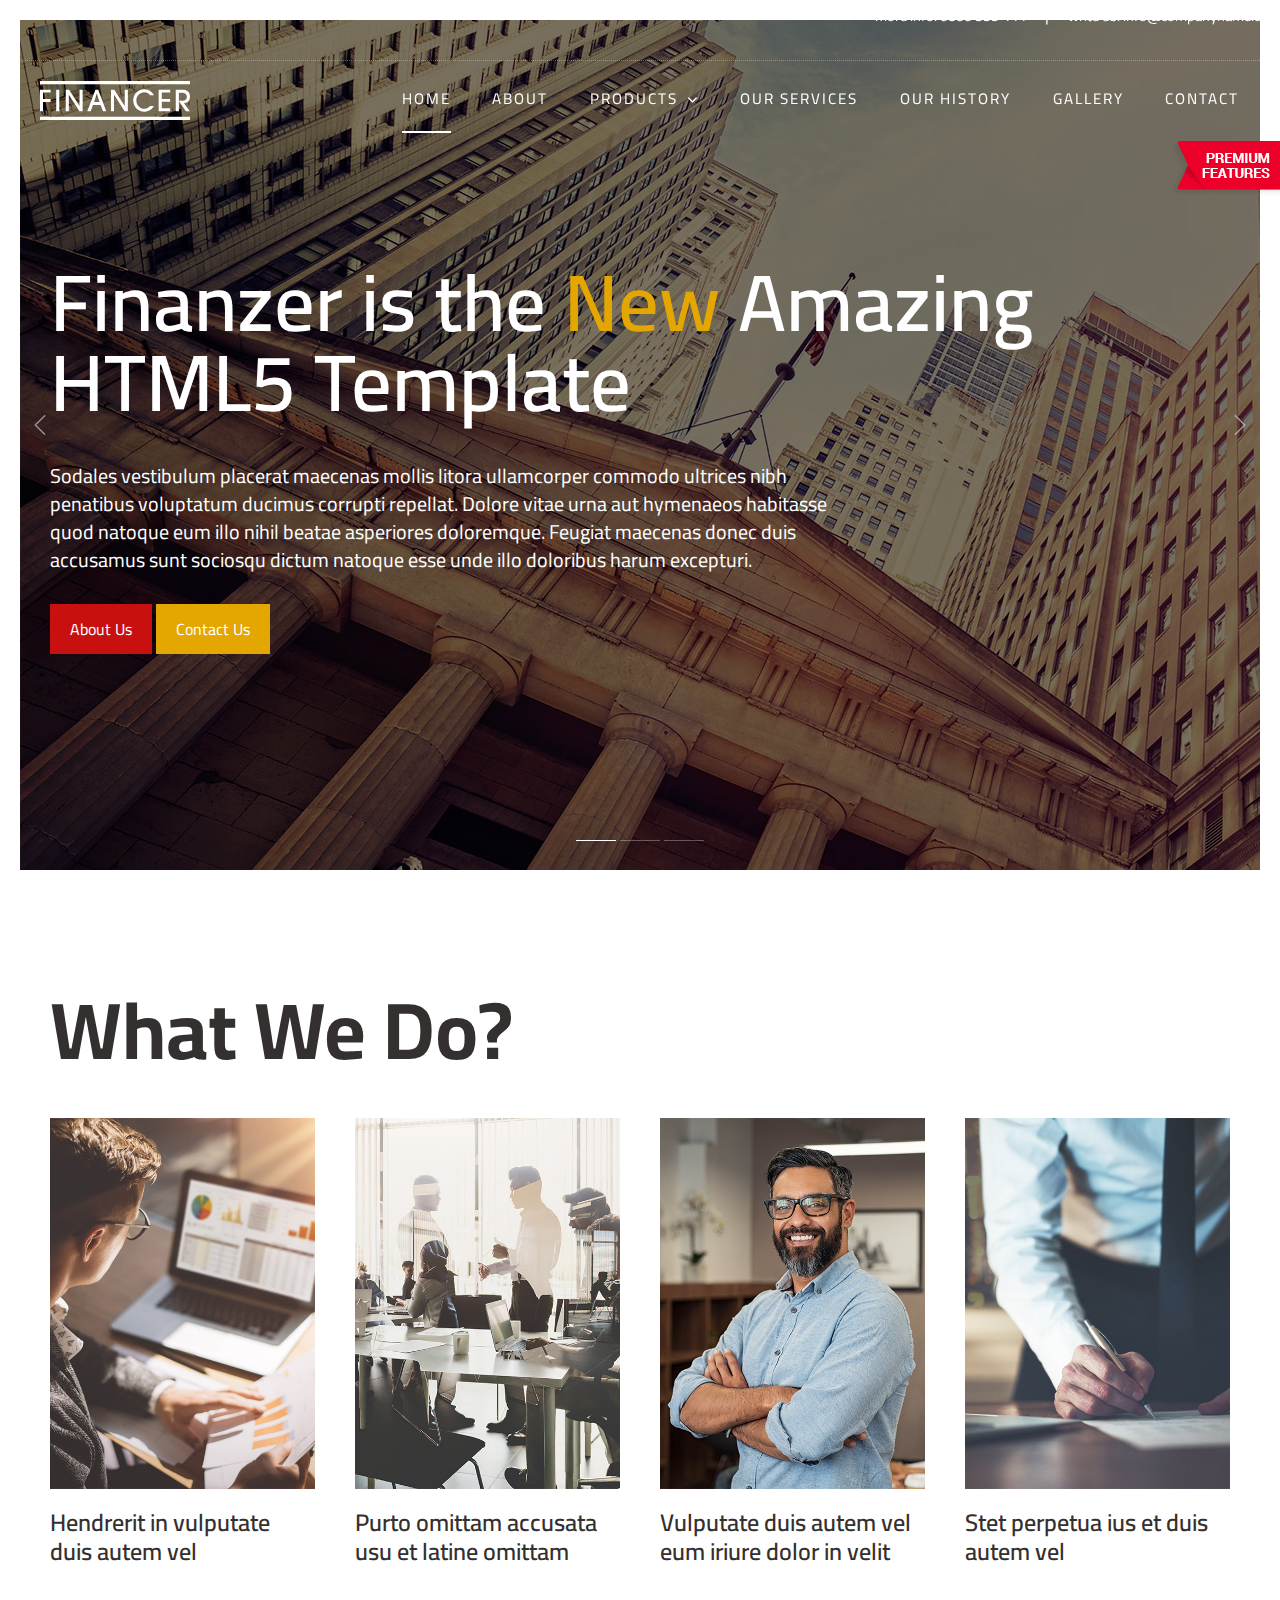
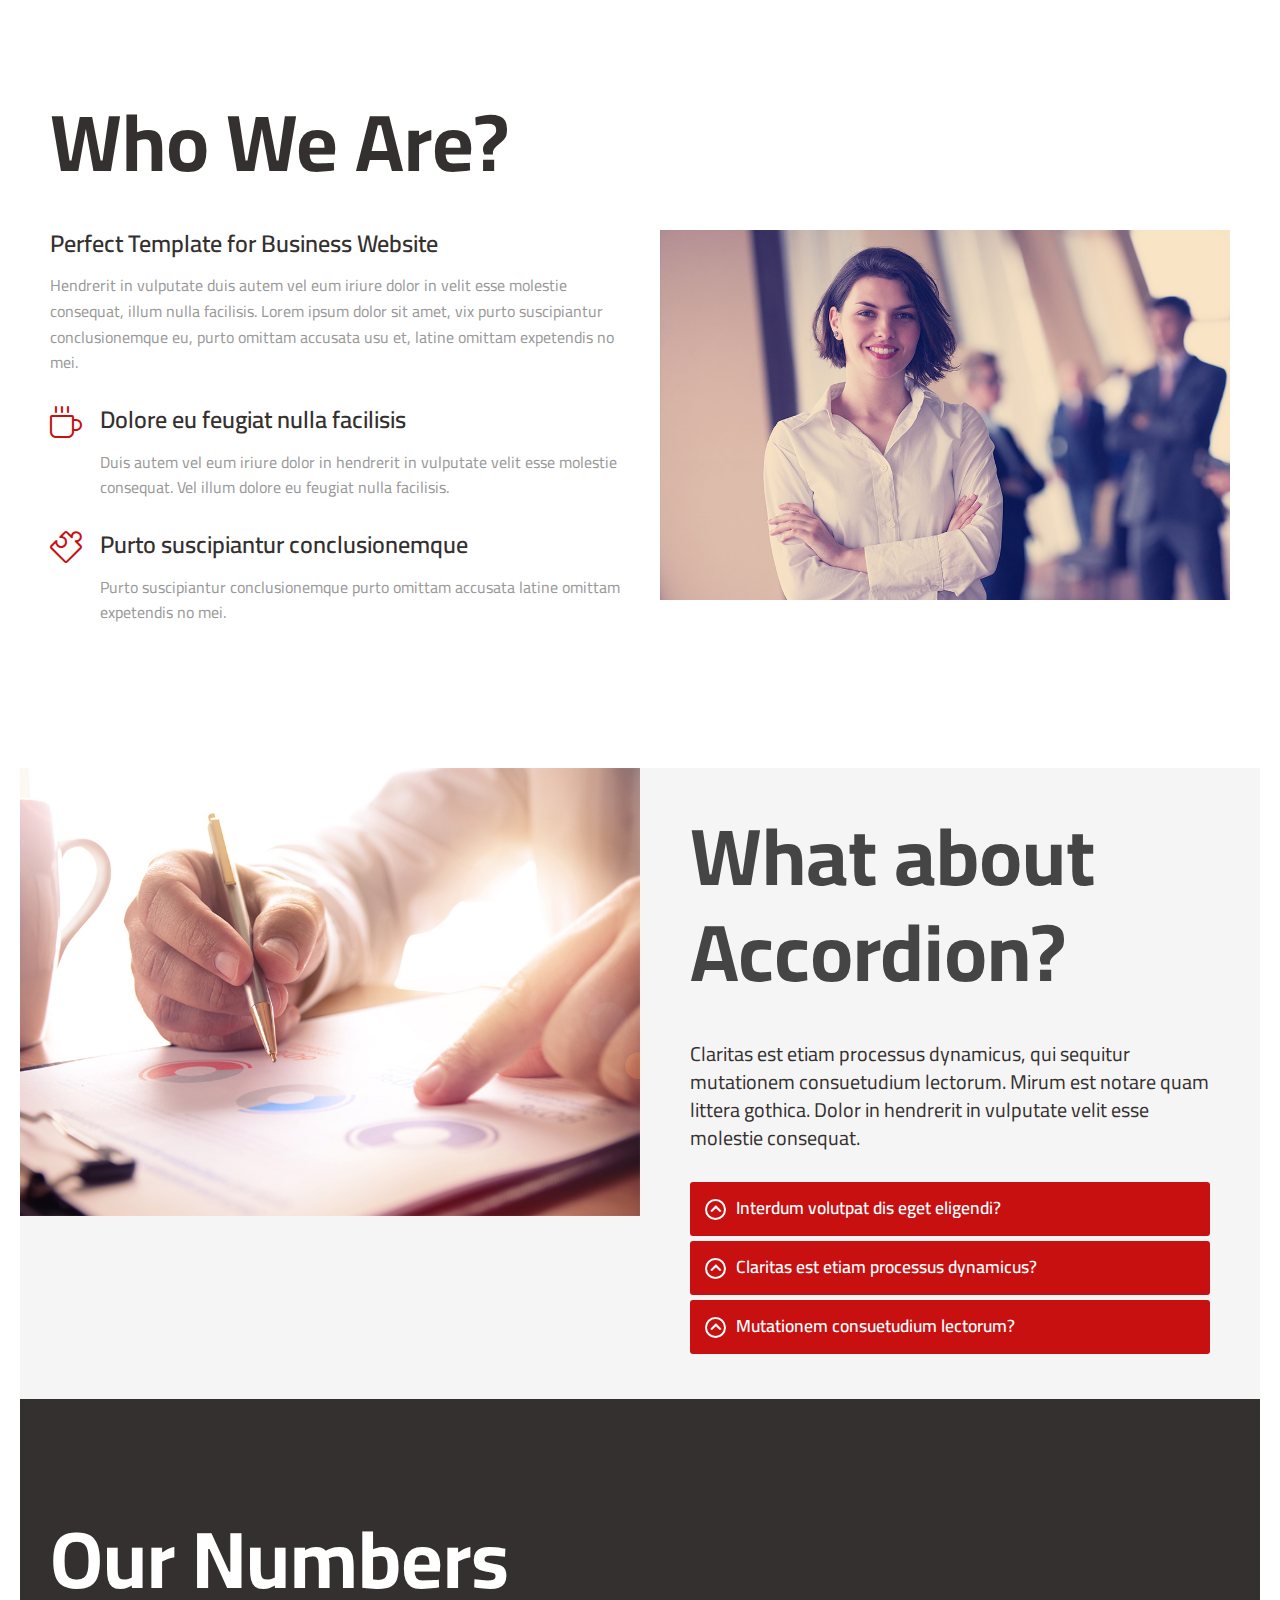
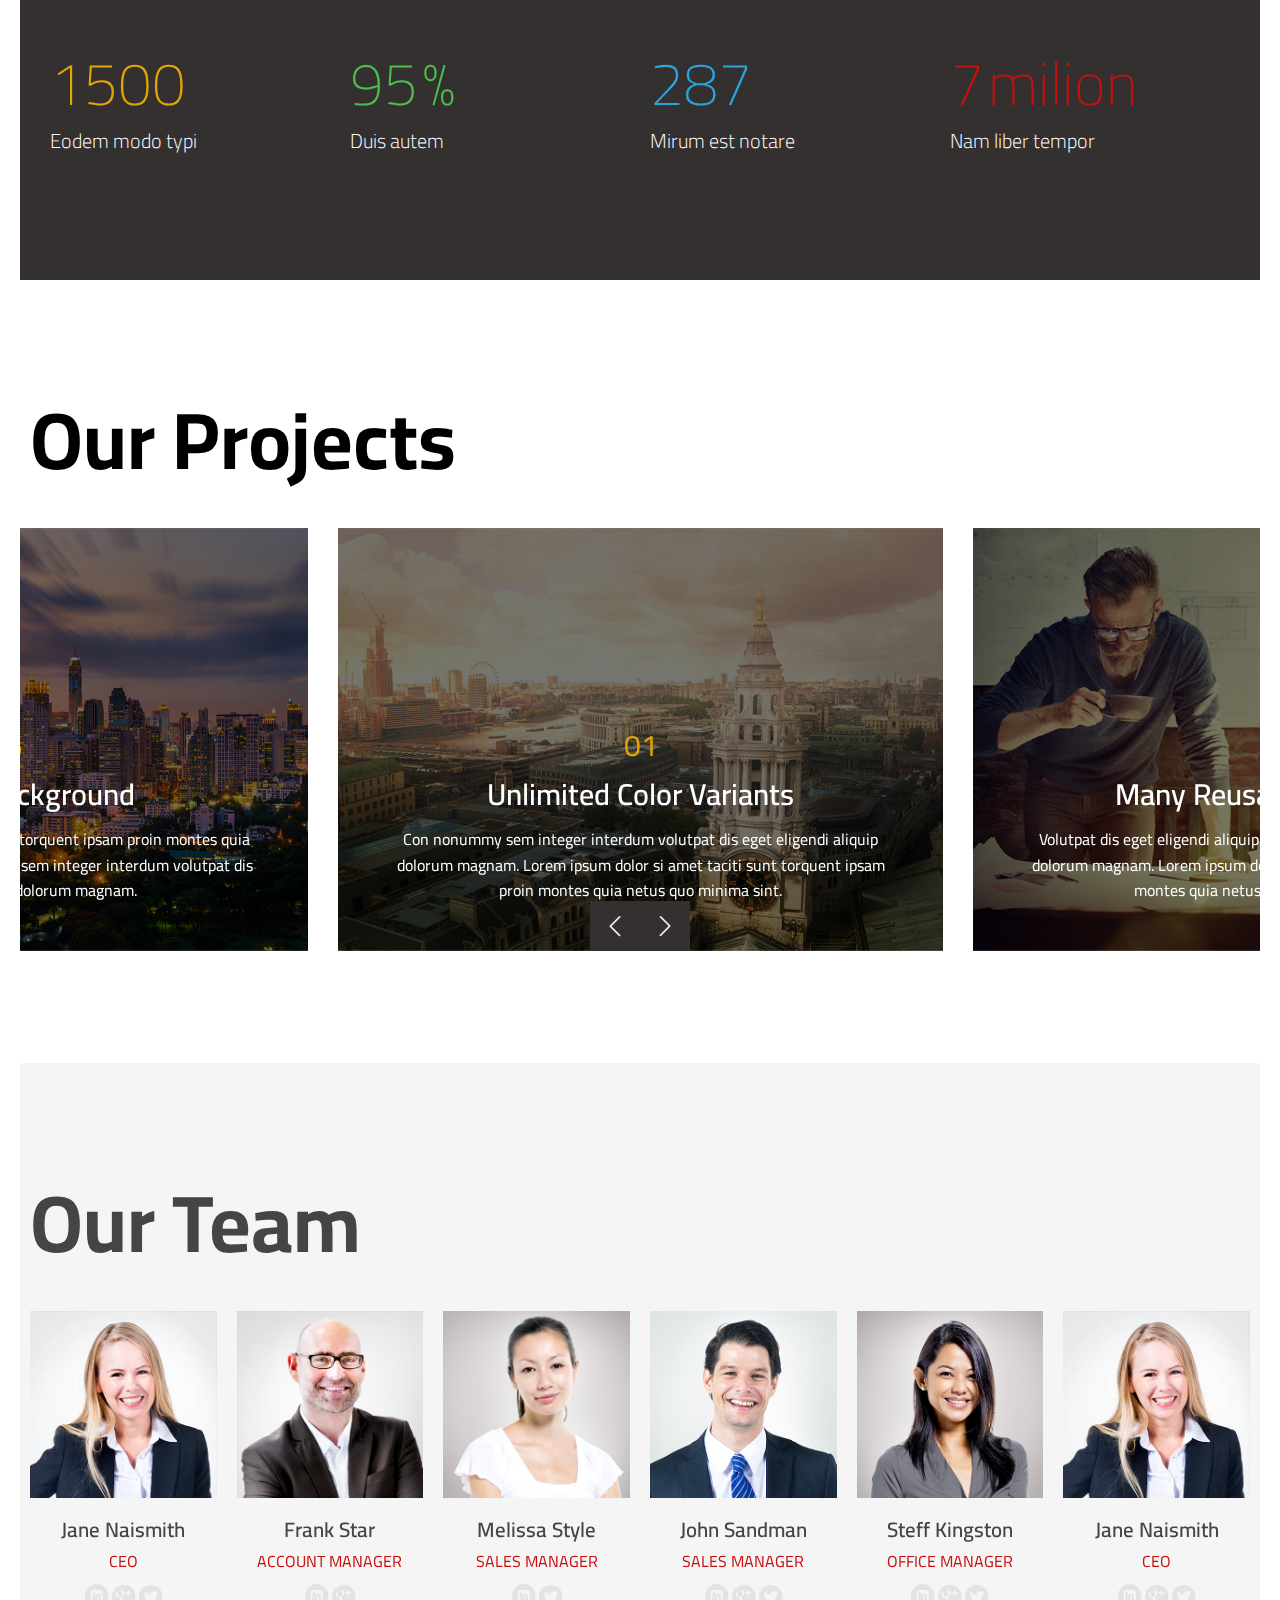
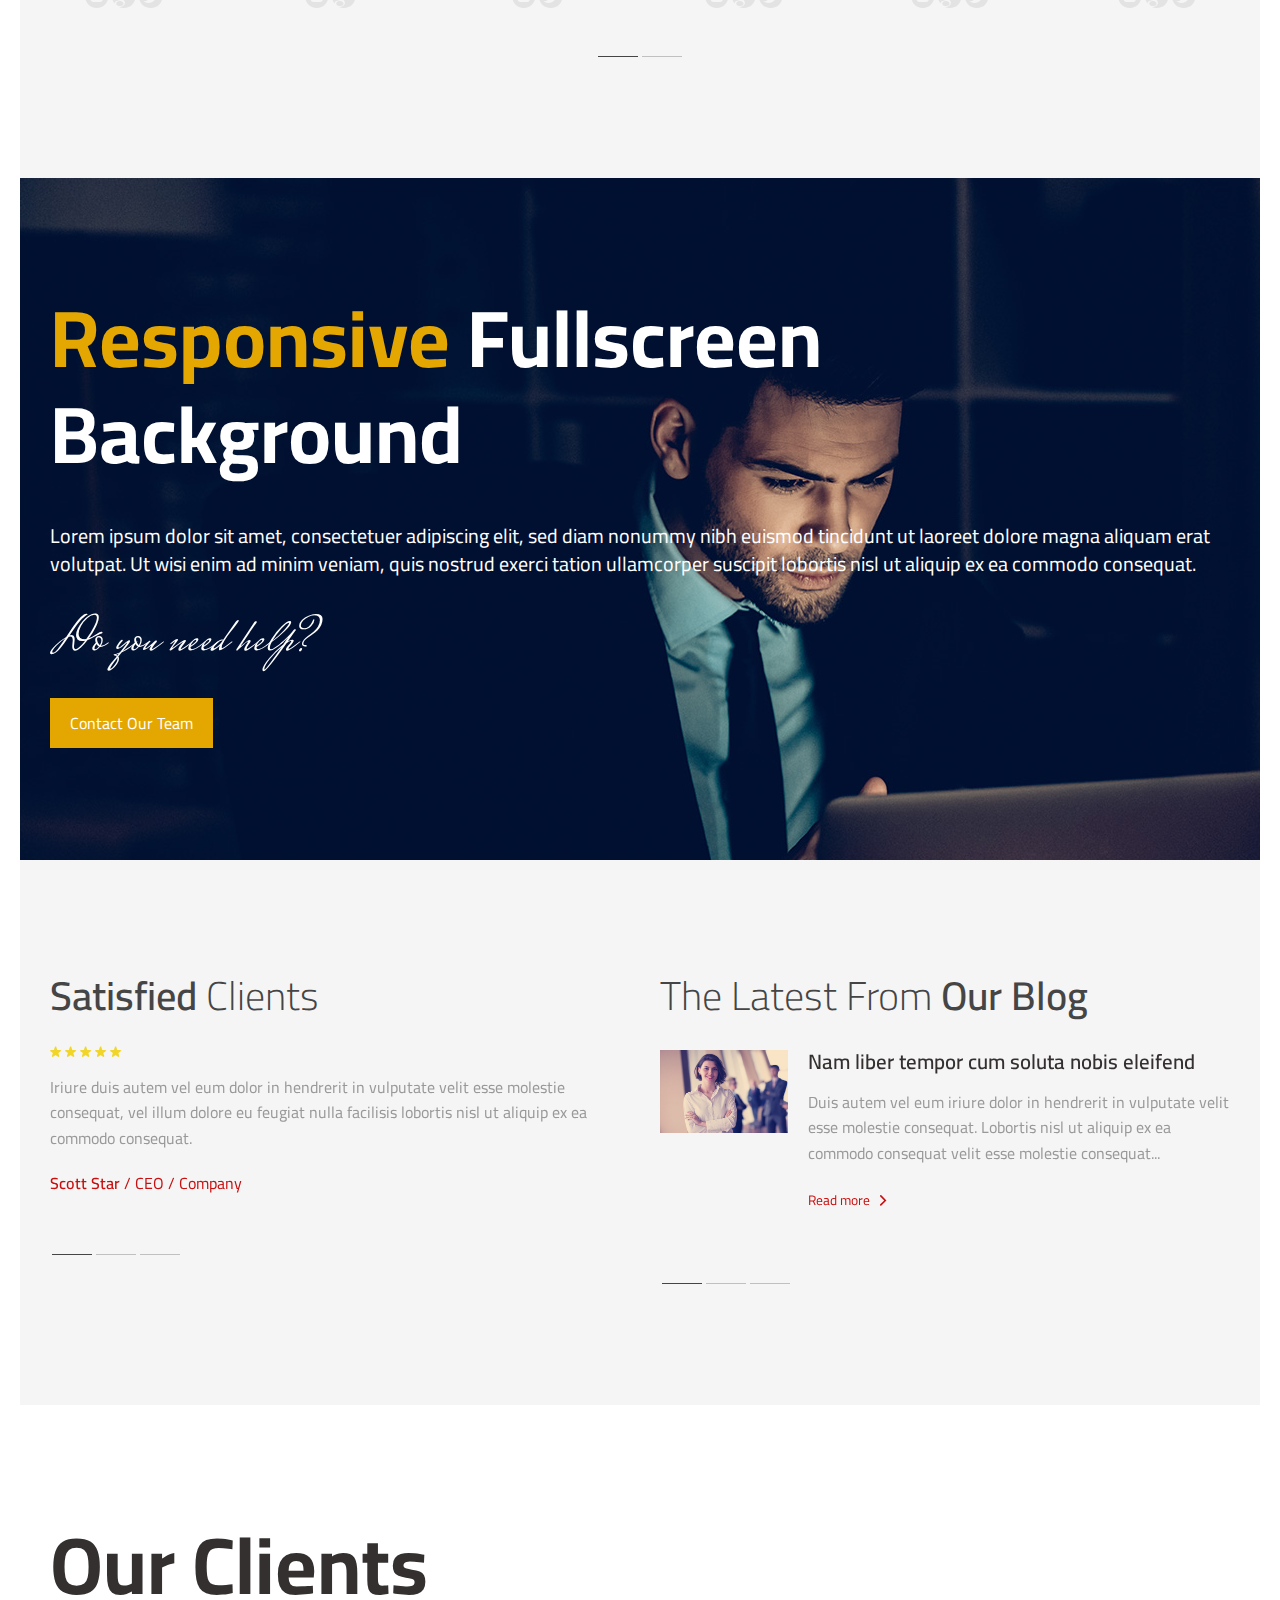
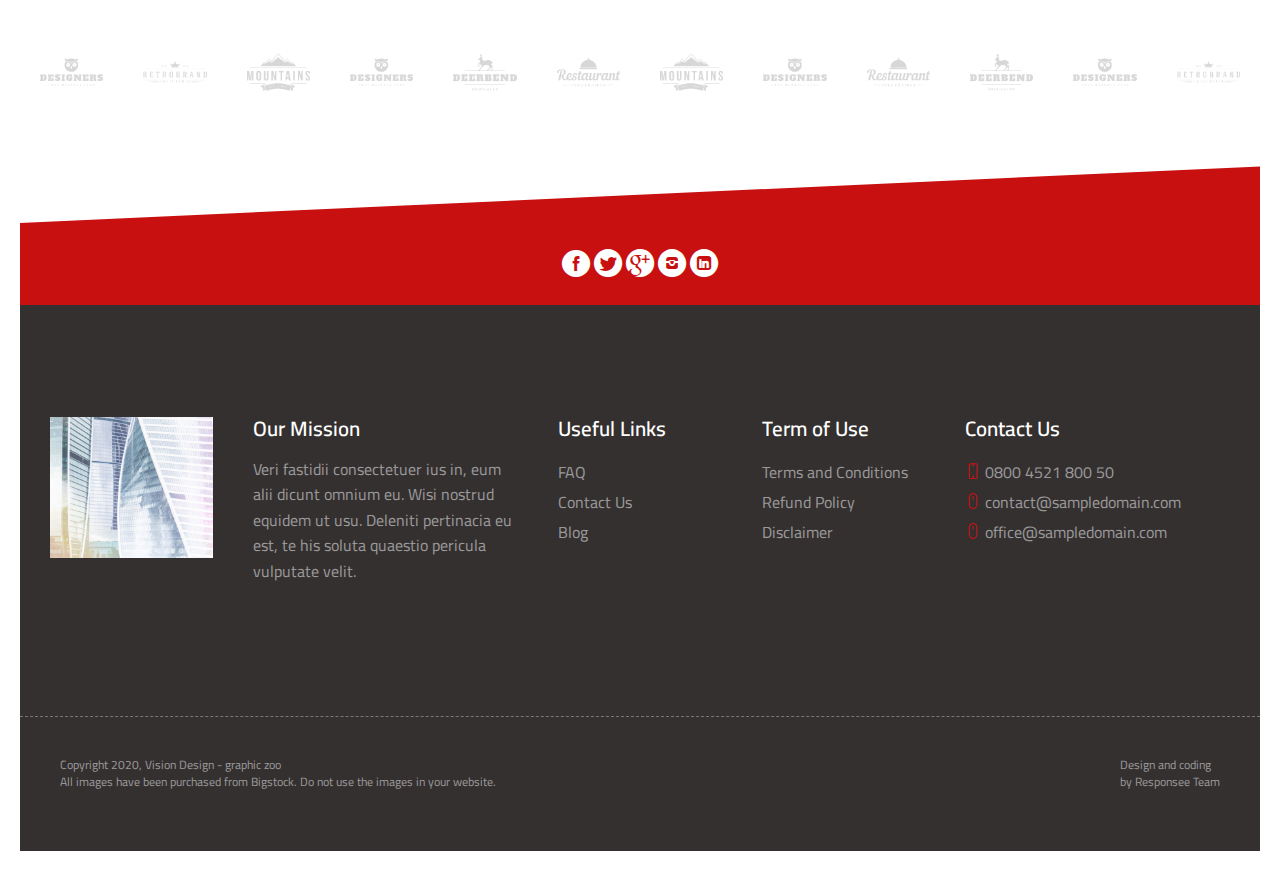
<file: index.html>
<!DOCTYPE html>
<html lang="en-US">
  <head>
    <meta charset="UTF-8">
    <meta name="viewport" content="width=device-width, initial-scale=1.0" />
    <title>Financer - New Amazing HTML5 Template</title>
    <link rel="stylesheet" href="css/components.css">
    <link rel="stylesheet" href="css/icons.css">
    <link rel="stylesheet" href="css/responsee.css">
    <link rel="stylesheet" href="owl-carousel/owl.carousel.css">
    <link rel="stylesheet" href="owl-carousel/owl.theme.css">
    <!-- CUSTOM STYLE -->      
    <link rel="stylesheet" href="css/template-style.css">
    <link href="https://fonts.googleapis.com/css2?family=Cairo:wght@200;300;400;600;700&display=swap" rel="stylesheet">
    <link href="https://fonts.googleapis.com/css2?family=Mrs+Saint+Delafield&display=swap" rel="stylesheet">  
    <script type="text/javascript" src="js/jquery-1.8.3.min.js"></script>
    <script type="text/javascript" src="js/jquery-ui.min.js"></script>   
  </head>

  <body class="size-1280 primary-color-red">
    <!-- PREMIUM FEATURES BUTTON -->
  	<a target="_blank" class="hide-s" href="../template/financer-premium-responsive-business-template/" style="position:fixed;top:140px;right:-14px;z-index:10;"><img src="img/premium-features.png" alt=""></a>
    
    <!-- HEADER -->
    <header role="banner" class="position-absolute">
      <!-- Top Bar -->
      <div class="top-bar full-width hide-s hide-m">
        <div class="right">
            <a href="tel:080055544444444" class="text-white text-primary-hover">more info: 0800 555 444</a> <span class="sep text-white">|</span> <a href="mailto:info@companyname.com" class="text-white text-primary-hover">write us: info@companyname.com</a>
        </div>  
      </div>    
      <!-- Top Navigation -->
      <nav class="background-transparent background-transparent-hightlight full-width sticky">
        <div class="s-12 l-2">
          <a href="index.html" class="logo">
            <!-- Logo White Version -->
            <img class="logo-white" src="../img/logo.svg" alt="">
            <!-- Logo Dark Version -->
            <img class="logo-dark" src="../img/logo-dark.svg" alt="">
          </a>
        </div>
        <div class="top-nav s-12 l-10">
          
          <ul class="right chevron">
            <li><a href="index.html">Home</a></li>
            <li><a href="about-us.html">About</a></li>
            <li><a>Products</a>
              <ul>
                <li><a>Products 1</a>
                  <ul>
                    <li><a>Products 1 A</a></li>
                    <li><a>Products 1 B</a></li>
                  </ul>
                </li>
                <li><a>Products 2</a></li>
              </ul>
            </li>
            <li><a href="our-services.html">Our Services</a></li>
            <li><a href="our-history.html">Our History</a></li>
            <li><a href="gallery.html">Gallery</a></li>
            <li><a href="contact.html">Contact</a></li>
          </ul>
        </div>
      </nav>
    </header>
    
    <!-- MAIN -->
    <main role="main">    
      <!-- Main Carousel -->
      <header class="carousel-default owl-carousel carousel-main carousel-nav-white background-dark">
        
        <div class="item">
          <div class="s-12 center">
            <!-- For ZOOM effect add classes "background-image-zoom-out" or "background-image-zoom-in" -->
            <div class="section background-image-zoom-out">
              <!-- ZOOMED Carousel Image -->
              <div class="background-image background-image-object" style="background-image:url(img/carousel-01.jpg)"></div>
                            
              <div class="line">
                <p class="animated-carousel-element text-strong text-white text-s-size-30 text-m-size-40 text-l-size-50 text-size-80 text-line-height-1 margin-bottom-40 margin-top-130">
                  Finanzer is the <span class="text-orange animated-carousel-element">New</span> Amazing<br>
                  HTML5 Template
                </p>
                <div class="m-12 l-8">
                  <p class="animated-carousel-element text-white text-size-20 margin-bottom-30">
                    Sodales vestibulum placerat maecenas mollis litora ullamcorper commodo ultrices nibh penatibus voluptatum ducimus corrupti repellat. Dolore vitae urna aut hymenaeos habitasse quod natoque eum illo nihil beatae asperiores doloremque. Feugiat maecenas donec duis accusamus sunt sociosqu dictum natoque esse unde illo doloribus harum excepturi. 
                  </p>
                  <a class="button text-white background-primary margin-bottom-60" href="about-us.html">About Us</a> <a class="button text-white background-orange margin-bottom-60" href="contact.html">Contact Us</a>
                </div>
              </div>

            </div>
          </div>
        </div>
        
        <div class="item">
          <div class="s-12 center">
            <!-- For ZOOM effect add classes "background-image-zoom-out" or "background-image-zoom-in" -->
            <div class="section background-image-zoom-out">
              <!-- ZOOMED Carousel Image -->
              <div class="background-image background-image-object" style="background-image:url(img/carousel-02.jpg)"></div>
              
              <div class="line">
                <p class="animated-carousel-element text-strong text-white text-s-size-30 text-m-size-40 text-l-size-50 text-size-80 text-line-height-1 margin-bottom-40 margin-top-130">
                  With the <span class="text-orange animated-carousel-element">Many</span> Variants<br> 
                  of Page Templates
                </p>
                <div class="m-12 l-8">
                  <p class="animated-carousel-element text-white text-size-20 margin-bottom-30">
                    Dolore vitae urna aut hymenaeos habitasse quod natoque eum illo nihil beatae asperiores doloremque. Sodales vestibulum placerat maecenas mollis litora ullamcorper commodo ultrices nibh penatibus voluptatum ducimus corrupti repellat. Feugiat maecenas donec duis accusamus sunt sociosqu dictum natoque esse unde illo doloribus harum excepturi. 
                  </p>
                  <a class="button text-white background-primary margin-bottom-60" href="about-us-1.html">About Us</a> <a class="button text-white background-orange margin-bottom-60" href="contact-1.html">Contact Us</a>
                </div>
              </div>

            </div>
          </div>
        </div>
        
        <div class="item">
          <div class="s-12 center">
            <!-- For ZOOM effect add classes "background-image-zoom-out" or "background-image-zoom-in" -->
            <div class="section background-image-zoom-out">
              <!-- ZOOMED Carousel Image -->
              <div class="background-image background-image-object" style="background-image:url(img/carousel-03.jpg)"></div>
              
              <div class="line">
                <p class="animated-carousel-element text-strong text-white text-s-size-30 text-m-size-40 text-l-size-50 text-size-80 text-line-height-1 margin-bottom-40 margin-top-130">
                  And <span class="text-orange animated-carousel-element">Tons</span> of Reusable<br>
                  Elements
                </p>
                <div class="m-12 l-8">
                  <p class="animated-carousel-element text-white text-size-20 margin-bottom-30">
                    Feugiat maecenas donec duis accusamus sunt sociosqu dictum natoque 1esse unde illo doloribus harum excepturi. Dolore vitae urna aut hymenaeos habitasse quod natoque eum illo nihil beatae asperiores doloremque. Sodales vestibulum placerat maecenas mollis litora ullamcorper commodo ultrices nibh penatibus voluptatum ducimus corrupti repellat. 
                  </p>
                  <a class="button text-white background-primary margin-bottom-60" href="about-us-1.html">About Us</a> <a class="button text-white background-orange margin-bottom-60" href="contact-1.html">Contact Us</a>
                </div>
              </div>

            </div>
          </div>
        </div>
                     
      </header>
      
      <!-- Section 1 -->
      <section class="section-top-padding background-white">      
        <div class="line">
          <h2 class="text-extra-strong text-size-80 text-m-size-40 margin-bottom-40">What We Do?</h2>
        </div>
        <div class="line">
          <div class="margin2x">
             <!-- Image 1 -->
             <a href="our-services-1.html" class="s-12 m-6 l-3 margin-m-bottom-30">
                <div class="image-with-hover-overlay">
                  <div class="image-hover-overlay background-dark"> 
                    <div class="image-hover-overlay-content padding">
                      <!-- Text -->
                      <p class="text-white">Vim ei nihil exerci populo. Stet perpetua ius et. Vulputate duis autem vel eum iriure dolor in velit esse molestie consequat, illum nulla facilisis.</p>
                    </div> 
                  </div>  
                  <!-- Photo -->
                  <img src="img/img-08.jpg"/>
                </div>                                                                                                                                                                                                              
                <div class="margin-top">                          
                  <!-- Title -->
                  <h3 class="text-strong">Hendrerit in vulputate duis autem vel</h3>                                                                                                                                                                                                                                                                                                                                                                                
                </div>
             </a>
             
             <!-- Image 2 -->
             <a href="our-services-2.html" class="s-12 m-6 l-3 margin-m-bottom-30">
                <div class="image-with-hover-overlay">
                  <div class="image-hover-overlay background-dark"> 
                    <div class="image-hover-overlay-content padding">
                      <!-- Text -->
                      <p class="text-white">Duis autem vel eum iriure dolor in hendrerit in vulputate velit esse molestie consequat. Vulputate duis autem vel eum iriure dolor.</p>
                    </div> 
                  </div>  
                  <!-- Photo -->
                  <img src="img/img-07.jpg"/>
                </div>                                                                                                                                                                                                              
                <div class="margin-top">                          
                  <!-- Title -->
                  <h3 class="text-strong">Purto omittam accusata usu et latine omittam</h3>                                                                                                                                                                                                                                                                                                                                                                                
                </div>
             </a>
             
             <!-- Image 3 -->
             <a href="our-services-1.html" class="s-12 m-6 l-3 margin-m-bottom-30">
                <div class="image-with-hover-overlay">
                  <div class="image-hover-overlay background-dark"> 
                    <div class="image-hover-overlay-content padding">
                      <!-- Text -->
                      <p class="text-white">Vulputate duis autem vel eum iriure dolor. Duis autem vel eum iriure dolor in hendrerit in vulputate velit esse molestie consequat.</p>
                    </div> 
                  </div>  
                  <!-- Photo -->
                  <img src="img/img-06.jpg"/>
                </div>                                                                                                                                                                                                              
                <div class="margin-top">                          
                  <!-- Title -->
                  <h3 class="text-strong">Vulputate duis autem vel eum iriure dolor in velit</h3>                                                                                                                                                                                                                                                                                                                                                                                
                </div>
             </a>
             
             <!-- Image 4 -->
             <a href="our-services-2.html" class="s-12 m-6 l-3 margin-m-bottom-30">
                <div class="image-with-hover-overlay">
                  <div class="image-hover-overlay background-dark"> 
                    <div class="image-hover-overlay-content padding">
                      <!-- Text -->
                      <p class="text-white">Hendrerit in vulputate duis autem vel eum iriure dolor in velit esse molestie consequat, illum nulla facilisis. Vulputate duis autem vel eum iriure dolor.</p>
                    </div> 
                  </div>  
                  <!-- Photo -->
                  <img src="img/img-05.jpg"/>
                </div>                                                                                                                                                                                                              
                <div class="margin-top">                          
                  <!-- Title -->
                  <h3 class="text-strong">Stet perpetua ius et duis autem vel</h3>                                                                                                                                                                                                                                                                                                                                                                                
                </div>
             </a>
          </div>                                                                                                
        </div>       
      </section>
      
      <!-- Section 2 -->
      <section class="section background-white">
        <div class="line">
          <h2 class="text-extra-strong text-size-80 text-m-size-40 margin-bottom-40">Who We Are?</h2>
        </div>
        <div class="line">
          <div class="margin2x">
            <div class="m-12 l-6">
              <h3 class="text-strong">Perfect Template for Business Website</h3>
              <p class="margin-bottom-30">Hendrerit in vulputate duis autem vel eum iriure dolor in velit esse molestie consequat, illum nulla facilisis. 
              Lorem ipsum dolor sit amet, vix purto suscipiantur conclusionemque eu, purto omittam accusata usu et, latine omittam expetendis no mei.
              </p>
              
              <!-- Icons -->              
              <div class="line">
                <div class="float-left">
                  <i class="icon-sli-cup icon2x text-primary"></i>
                </div>
                <div class="margin-left-50 margin-bottom-30">
                  <h3 class="text-strong">Dolore eu feugiat nulla facilisis</h3>
                  <p>Duis autem vel eum iriure dolor in hendrerit in vulputate velit esse molestie consequat. Vel illum dolore eu feugiat nulla facilisis.</p>            
                </div>
              </div>
              
              <div class="line">
                <div class="float-left">
                  <i class="icon-sli-puzzle icon2x text-primary"></i>
                </div>
                <div class="margin-left-50 margin-bottom-30">
                  <h3 class="text-strong">Purto suscipiantur conclusionemque</h3>
                  <p>Purto suscipiantur conclusionemque purto omittam accusata latine omittam expetendis no mei.</p>            
                </div>
              </div>

            </div>
          
            <div class="m-12 l-6 margin-m-bottom-30">
              <!-- Image --> 
              <img src="img/img-02.jpg" alt="">
            </div>          
            
          </div>    
        </div>  
      </section>
      
      <!-- Section 3 -->
      <section class="full-width background-grey">
        <div class="s-12 m-12 l-6">
          <!-- Image -->  
          <img src="img/img-09.jpg" alt="">
        </div>
        <div class="s-12 m-12 l-6">
          <!-- Texts -->
          <div class="padding-2x">
            <div class="line"> 
                <h2 class="text-extra-strong text-size-80 text-m-size-40 margin-bottom-40">What about Accordion?</h2>
                <p class="text-dark text-size-20 margin-bottom-30">Claritas est etiam processus dynamicus, qui sequitur mutationem consuetudium lectorum. Mirum est notare quam littera gothica. Dolor in hendrerit in vulputate velit esse molestie consequat.</p>
                
                <!-- Accordion -->
                <div class="accordion">
                  <!-- Accordion section -->    
                  <div class="accordion-section">		
                      <h2 class="accordion-title background-primary text-white">Interdum volutpat dis eget eligendi?</h2>								
                      <div class="accordion-content"> 
                        <p class="text-dark">At aenean etiam suspendisse ultricies auctor per nihil nisi. Ullam fermentum urna varius et saepe labore dignissim consectetuer fusce elementum. Lorem ipsum dolor si amet taciti sunt torquent ipsam proin montes quia netus quo minima sint.</p>								                     	    		
                      </div>
                  </div>
                  <!-- Accordion section -->
                  <div class="accordion-section">		
                      <h2 class="accordion-title background-primary text-white">Claritas est etiam processus dynamicus?</h2>								
                      <div class="accordion-content"> 
                        <p class="text-dark">Claritas est etiam processus dynamicus, qui sequitur mutationem consuetudium lectorum. Mirum est notare quam littera gothica. Dolor in hendrerit in vulputate velit esse molestie consequat. Con nonummy sem integer interdum volutpat dis eget eligendi aliquip dolorum magnam. Lorem ipsum dolor si amet taciti sunt torquent ipsam proin montes quia netus quo minima sint. At aenean etiam suspendisse ultricies auctor per nihil nisi. Ullam fermentum urna varius et saepe labore dignissim consectetuer fusce elementum.</p>								                     	    		
                      </div>
                  </div>
                  <!-- Accordion section -->
                  <div class="accordion-section">		
                      <h2 class="accordion-title background-primary text-white">Mutationem consuetudium lectorum?</h2>								
                      <div class="accordion-content"> 
                        <p class="text-dark">Con nonummy sem integer interdum volutpat dis eget eligendi aliquip dolorum magnam. Lorem ipsum dolor si amet taciti sunt torquent ipsam proin montes quia netus quo minima sint. At aenean etiam suspendisse ultricies auctor per nihil nisi. Ullam fermentum urna varius et saepe labore dignissim consectetuer fusce elementum.</p>								                     	    		
                      </div>
                  </div>
               </div>
              
            </div>
          </div>
        </div>
      </section>
      
      <!-- Section 4 -->
      <section class="section background-dark">  
        <div class="line">
          <h2 class="text-white text-extra-strong text-size-80 text-m-size-40 margin-bottom-40">Our Numbers</h2>
        </div>
        <div class="line">
          <div class="margin">
            <div class="s-12 m-12 l-3">
              <div class="block">
                <div class="count-to">
                  <span class="timer h1 text-size-60 text-orange">1500</span>
                  <p class="h1 text-size-20 margin-top-10 text-white text-thin">Eodem modo typi</p> 
                </div>
              </div>
            </div>
            <div class="s-12 m-12 l-3">
              <div class="block">
                <div class="count-to">
                  <span class="timer h1 text-size-60 text-green">95</span> <span class="h1 text-size-60 text-green">%</span>
                  <p class="h1 text-size-20 margin-top-10 text-white text-thin">Duis autem</p> 
                </div>
              </div>
            </div>
            <div class="s-12 m-12 l-3">
              <div class="block">
                <div class="count-to">
                  <span class="timer h1 text-size-60 text-light-blue">287</span>
                  <p class="h1 text-size-20 margin-top-10 text-white text-thin">Mirum est notare</p> 
                </div>
              </div>
            </div>
            <div class="s-12 m-12 l-3">
              <div class="block">
                <div class="count-to">
                  <span class="timer h1 text-size-60 text-red">7</span> <span class="h1 text-size-60 text-red">milion</span>
                  <p class="h1 text-size-20 margin-top-10 text-white text-thin">Nam liber tempor</p> 
                </div>
              </div>
            </div> 
          </div>
        </div>
      </section>
      
      
      <!-- Section 5 -->
      <section class="section-top-bottom-padding">  
        <div class="line">
          <h2 class="text-extra-strong text-size-80 text-m-size-40 margin-bottom-40">Our Projects</h2>
        </div>
        
        <!-- Image / Text Carousel -->
        <div class="carousel-center owl-carousel carousel-main carousel-hide-pagination nav-bottom text-center">
        
          <div class="item">
            <div class="image-with-text-overlay">
              <div class="image-text-overlay"> 
                <div class="image-text-overlay-content padding-2x">
                  <!-- Text -->
                  <p class="text-orange text-size-30 margin-bottom-10">01</p>
                  <h3 class="text-white text-size-30 text-strong">Unlimited Color Variants</h3>
                  <p class="text-white">Con nonummy sem integer interdum volutpat dis eget eligendi aliquip dolorum magnam. Lorem ipsum dolor si amet taciti sunt torquent ipsam proin montes quia netus quo minima sint.</p> 
                </div> 
              </div>  
              <!-- Photo -->
              <img src="img/img-10.jpg"/>
            </div>                                                                                                                                                                                                              
          </div>
          
          <div class="item">
            <div class="image-with-text-overlay">
              <div class="image-text-overlay"> 
                <div class="image-text-overlay-content padding-2x">
                  <!-- Text -->
                  <p class="text-orange text-size-30 margin-bottom-10">02</p>
                  <h3 class="text-white text-size-30 text-strong">Many Reusable Elements</h3>
                  <p class="text-white">Volutpat dis eget eligendi aliquip con nonummy sem integer interdum dolorum magnam. Lorem ipsum dolor si amet sunt torquent ipsam proin montes quia netus quo minima sint taciti. </p>  
                </div> 
              </div>  
              <!-- Photo -->
              <img src="img/img-11.jpg"/>
            </div>                                                                                                                                                                                                              
          </div>
          
          <div class="item">
            <div class="image-with-text-overlay">
              <div class="image-text-overlay"> 
                <div class="image-text-overlay-content padding-2x">
                  <!-- Text -->
                  <p class="text-orange text-size-30 margin-bottom-10">03</p>
                  <h3 class="text-white text-size-30 text-strong">Responsive Layoute</h3>
                  <p class="text-white">Taciti sunt torquent ipsam proin con nonummy sem integer interdum volutpat dis eget eligendi aliquip dolorum magnam. Lorem ipsum dolor si quia netus quo minima sint amet montes.</p>  
                </div> 
              </div>  
              <!-- Photo -->
              <img src="img/img-12.jpg"/>
            </div>                                                                                                                                                                                                              
          </div>
          
          <div class="item">
            <div class="image-with-text-overlay">
              <div class="image-text-overlay"> 
                <div class="image-text-overlay-content padding-2x">
                  <!-- Text --> 
                  <p class="text-orange text-size-30 margin-bottom-10">04</p>
                  <h3 class="text-white text-size-30 text-strong">Clean Modern Code</h3>
                  <p class="text-white">Interdum volutpat dis eget con nonummy sem integer eligendi aliquip dolorum magnam. Lorem ipsum dolor si amet taciti sunt torquent ipsam proin montes quia netus quo minima sint.</p>
                </div> 
              </div>  
              <!-- Photo -->
              <img src="img/img-13.jpg"/>
            </div>                                                                                                                                                                                                              
          </div>
          
          <div class="item">
            <div class="image-with-text-overlay">
              <div class="image-text-overlay"> 
                <div class="image-text-overlay-content padding-2x">
                  <!-- Text --> 
                  <p class="text-orange text-size-30 margin-bottom-10">05</p>
                  <h3 class="text-white text-size-30 text-strong">Parallax Background</h3>
                  <p class="text-white">Lorem ipsum dolor si amet taciti sunt torquent ipsam proin montes quia netus quo minima sint. Con nonummy sem integer interdum volutpat dis eget eligendi aliquip dolorum magnam.</p>
                </div> 
              </div>  
              <!-- Photo -->
              <img src="img/img-14.jpg"/>
            </div>                                                                                                                                                                                                              
          </div>
                       
        </div>
      </section>        
              
      
      <!-- Section 6 -->
      <section class="section-top-bottom-padding background-grey">      
        <div class="line">
          <h2 class="text-extra-strong text-size-80 text-m-size-40 margin-bottom-40">Our Team</h2>
        </div>
        
        <!-- Team Carousel -->                                                                                    
        <div class="carousel-blocks owl-carousel text-center">                                                                                              
          <div class="item">                                                                                                                                                                                                     
            <!-- Team Member 1 -->
            <div class="image-with-hover-overlay">
              <div class="image-hover-overlay background-primary"> 
                <div class="image-hover-overlay-content padding">
                  <!-- Team Member Bio -->
                  <p>Duis autem vel eum iriure dolor in hendrerit in vulputate velit esse molestie consequat.</p>
                </div> 
              </div>  
              <!-- Team Member Photo -->
              <img src="img/team-01.jpg"/>
            </div>                                                                                                                                                                                                              
            <div class="margin-top">                          
              <!-- Team Member Description -->
              <h4 class="text-strong margin-bottom-10">Jane Naismith</h4>                        
              <p class="margin-bottom-10 text-primary text-uppercase">CEO</p>                                                                                                                                          
              <div class="line">
                <a href="/"><i class="icon-linked_in_circle text-primary-hover text-size-25"></i></a> <a href="/"><i class="icon-google_plus_circle text-primary-hover text-size-25"></i></a> <a href="/"><i class="icon-twitter_circle text-primary-hover text-size-25"></i></a>
              </div>                                                                                                                                                                                                                                          
            </div>                                                                                                                                                            
          </div> 
                       
          <div class="item">                                                                                                                                                                                                     
            <!-- Team Member 2 -->                                                                                                                                                                                                                 
            <div class="image-with-hover-overlay">
              <div class="image-hover-overlay background-primary"> 
                <div class="image-hover-overlay-content padding">
                  <!-- Team Member Bio -->
                  <p>Duis autem vel eum iriure dolor in hendrerit in vulputate velit esse molestie consequat.</p>
                </div> 
              </div>  
              <!-- Team Member Photo -->
              <img src="img/team-02.jpg"/>
            </div>                                                                                                                                                                                                              
            <div class="margin-top">                          
              <!-- Team Member Description -->
              <h4 class="text-strong margin-bottom-10">Frank Star</h4>                        
              <p class="margin-bottom-10 text-primary text-uppercase">Account Manager</p>                                                                                                                                          
              <div class="line">
                <a href="/"><i class="icon-linked_in_circle text-primary-hover text-size-25"></i></a> <a href="/"><i class="icon-google_plus_circle text-primary-hover text-size-25"></i></a>
              </div>                                                                                                                                                                                                                                          
            </div>                                                                                                                                                                                                                                                                                                                                                                                    
          </div> 
                       
          <div class="item">                                                                                                                                                                                                     
            <!-- Team Member 3 -->                                                                                                                                                                                                      
            <div class="image-with-hover-overlay">
              <div class="image-hover-overlay background-primary"> 
                <div class="image-hover-overlay-content padding">
                  <!-- Team Member Bio -->
                  <p>Duis autem vel eum iriure dolor in hendrerit in vulputate velit esse molestie consequat.</p>
                </div> 
              </div>  
              <!-- Team Member Photo -->
              <img src="img/team-03.jpg"/>
            </div>                                                                                                                                                                                                              
            <div class="margin-top">                          
              <!-- Team Member Description -->
              <h4 class="text-strong margin-bottom-10">Melissa Style</h4>                        
              <p class="margin-bottom-10 text-primary text-uppercase">Sales Manager</p>                                                                                                                                          
              <div class="line">
                <a href="/"><i class="icon-linked_in_circle text-primary-hover text-size-25"></i></a> <a href="/"><i class="icon-twitter_circle text-primary-hover text-size-25"></i></a>
              </div>                                                                                                                                                                                                                                          
            </div>                                                                                                                                                           
          </div>  
                      
          <div class="item">                                                                                                                                                                                                     
            <!-- Team Member 4 -->  
            <div class="image-with-hover-overlay">
              <div class="image-hover-overlay background-primary"> 
                <div class="image-hover-overlay-content padding">
                  <!-- Team Member Bio -->
                  <p>Duis autem vel eum iriure dolor in hendrerit in vulputate velit esse molestie consequat.</p>
                </div> 
              </div>  
              <!-- Team Member Photo -->
              <img src="img/team-04.jpg"/>
            </div>                                                                                                                                                                                                              
            <div class="margin-top">                          
              <!-- Team Member Description -->
              <h4 class="text-strong margin-bottom-10">John Sandman</h4>                        
              <p class="margin-bottom-10 text-primary text-uppercase">Sales Manager</p>                                                                                                                                          
              <div class="line">
                <a href="/"><i class="icon-linked_in_circle text-primary-hover text-size-25"></i></a> <a href="/"><i class="icon-google_plus_circle text-primary-hover text-size-25"></i></a> <a href="/"><i class="icon-twitter_circle text-primary-hover text-size-25"></i></a>
              </div>                                                                                                                                                                                                                                          
            </div>                                                                                                                                                           
          </div> 
                       
          <div class="item">                                                                                                                                                                                                     
            <!-- Team Member 5 -->                                                                                                                                                                                                        
            <div class="image-with-hover-overlay">
              <div class="image-hover-overlay background-primary"> 
                <div class="image-hover-overlay-content padding">
                  <!-- Team Member Bio -->
                  <p>Duis autem vel eum iriure dolor in hendrerit in vulputate velit esse molestie consequat.</p>
                </div> 
              </div>  
              <!-- Team Member Photo -->
              <img src="img/team-05.jpg"/>
            </div>                                                                                                                                                                                                              
            <div class="margin-top">                          
              <!-- Team Member Description -->
              <h4 class="text-strong margin-bottom-10">Steff Kingston</h4>                        
              <p class="margin-bottom-10 text-primary text-uppercase">Office Manager</p>                                                                                                                                          
              <div class="line">
                <a href="/"><i class="icon-linked_in_circle text-primary-hover text-size-25"></i></a> <a href="/"><i class="icon-google_plus_circle text-primary-hover text-size-25"></i></a> <a href="/"><i class="icon-twitter_circle text-primary-hover text-size-25"></i></a>
              </div>                                                                                                                                                                                                                                          
            </div>                                                                                                                                                             
          </div>
          
          <div class="item">                                                                                                                                                                                                     
            <!-- Team Member 6 -->
            <div class="image-with-hover-overlay">
              <div class="image-hover-overlay background-primary"> 
                <div class="image-hover-overlay-content padding">
                  <!-- Team Member Bio -->
                  <p>Duis autem vel eum iriure dolor in hendrerit in vulputate velit esse molestie consequat.</p>
                </div> 
              </div>  
              <!-- Team Member Photo -->
              <img src="img/team-01.jpg"/>
            </div>                                                                                                                                                                                                              
            <div class="margin-top">                          
              <!-- Team Member Description -->
              <h4 class="text-strong margin-bottom-10">Jane Naismith</h4>                        
              <p class="margin-bottom-10 text-primary text-uppercase">CEO</p>                                                                                                                                          
              <div class="line">
                <a href="/"><i class="icon-linked_in_circle text-primary-hover text-size-25"></i></a> <a href="/"><i class="icon-google_plus_circle text-primary-hover text-size-25"></i></a> <a href="/"><i class="icon-twitter_circle text-primary-hover text-size-25"></i></a>
              </div>                                                                                                                                                                                                                                          
            </div>                                                                                                                                                            
          </div> 
                       
          <div class="item">                                                                                                                                                                                                     
            <!-- Team Member 7 -->                                                                                                                                                                                                                 
            <div class="image-with-hover-overlay">
              <div class="image-hover-overlay background-primary"> 
                <div class="image-hover-overlay-content padding">
                  <!-- Team Member Bio -->
                  <p>Duis autem vel eum iriure dolor in hendrerit in vulputate velit esse molestie consequat.</p>
                </div> 
              </div>  
              <!-- Team Member Photo -->
              <img src="img/team-02.jpg"/>
            </div>                                                                                                                                                                                                              
            <div class="margin-top">                          
              <!-- Team Member Description -->
              <h4 class="text-strong margin-bottom-10">Frank Star</h4>                        
              <p class="margin-bottom-10 text-primary text-uppercase">Account Manager</p>                                                                                                                                          
              <div class="line">
                <a href="/"><i class="icon-linked_in_circle text-primary-hover text-size-25"></i></a> <a href="/"><i class="icon-google_plus_circle text-primary-hover text-size-25"></i></a>
              </div>                                                                                                                                                                                                                                          
            </div>                                                                                                                                                                                                                                                                                                                                                                                    
          </div> 
                       
          <div class="item">                                                                                                                                                                                                     
            <!-- Team Member 8 -->                                                                                                                                                                                                      
            <div class="image-with-hover-overlay">
              <div class="image-hover-overlay background-primary"> 
                <div class="image-hover-overlay-content padding">
                  <!-- Team Member Bio -->
                  <p>Duis autem vel eum iriure dolor in hendrerit in vulputate velit esse molestie consequat.</p>
                </div> 
              </div>  
              <!-- Team Member Photo -->
              <img src="img/team-03.jpg"/>
            </div>                                                                                                                                                                                                              
            <div class="margin-top">                          
              <!-- Team Member Description -->
              <h4 class="text-strong margin-bottom-10">Melissa Style</h4>                        
              <p class="margin-bottom-10 text-primary text-uppercase">Sales Manager</p>                                                                                                                                          
              <div class="line">
                <a href="/"><i class="icon-linked_in_circle text-primary-hover text-size-25"></i></a> <a href="/"><i class="icon-twitter_circle text-primary-hover text-size-25"></i></a>
              </div>                                                                                                                                                                                                                                          
            </div>                                                                                                                                                           
          </div>  
                      
          <div class="item">                                                                                                                                                                                                     
            <!-- Team Member 9 -->  
            <div class="image-with-hover-overlay">
              <div class="image-hover-overlay background-primary"> 
                <div class="image-hover-overlay-content padding">
                  <!-- Team Member Bio -->
                  <p>Duis autem vel eum iriure dolor in hendrerit in vulputate velit esse molestie consequat.</p>
                </div> 
              </div>  
              <!-- Team Member Photo -->
              <img src="img/team-04.jpg"/>
            </div>                                                                                                                                                                                                              
            <div class="margin-top">                          
              <!-- Team Member Description -->
              <h4 class="text-strong margin-bottom-10">John Sandman</h4>                        
              <p class="margin-bottom-10 text-primary text-uppercase">Sales Manager</p>                                                                                                                                          
              <div class="line">
                <a href="/"><i class="icon-linked_in_circle text-primary-hover text-size-25"></i></a> <a href="/"><i class="icon-google_plus_circle text-primary-hover text-size-25"></i></a> <a href="/"><i class="icon-twitter_circle text-primary-hover text-size-25"></i></a>
              </div>                                                                                                                                                                                                                                          
            </div>                                                                                                                                                           
          </div> 
                       
          <div class="item">                                                                                                                                                                                                     
            <!-- Team Member 10 -->                                                                                                                                                                                                        
            <div class="image-with-hover-overlay">
              <div class="image-hover-overlay background-primary"> 
                <div class="image-hover-overlay-content padding">
                  <!-- Team Member Bio -->
                  <p>Duis autem vel eum iriure dolor in hendrerit in vulputate velit esse molestie consequat.</p>
                </div> 
              </div>  
              <!-- Team Member Photo -->
              <img class="border-image border-primary" src="img/team-05.jpg"/>
            </div>                                                                                                                                                                                                              
            <div class="margin-top">                          
              <!-- Team Member Description -->
              <h4 class="text-strong margin-bottom-10">Steff Kingston</h4>                        
              <p class="margin-bottom-10 text-primary text-uppercase">Office Manager</p>                                                                                                                                          
              <div class="line">
                <a href="/"><i class="icon-linked_in_circle text-primary-hover text-size-25"></i></a> <a href="/"><i class="icon-google_plus_circle text-primary-hover text-size-25"></i></a> <a href="/"><i class="icon-twitter_circle text-primary-hover text-size-25"></i></a>
              </div>                                                                                                                                                                                                                                          
            </div>                                                                                                                                                             
          </div>                                                                                                                          
        </div>                                                                                                                
      </section>

      
      <!-- Section 6 -->
      <section class="section background-image" style="background-image:url(img/parallax-04.jpg)">  
        <div class="line">
          <h2 class="text-white text-extra-strong text-size-80 text-m-size-40 margin-bottom-40"><span class="text-orange">Responsive</span> Fullscreen Background</h2>
          <p class="text-white text-size-20 margin-bottom-30">
            Lorem ipsum dolor sit amet, consectetuer adipiscing elit, sed diam nonummy nibh euismod tincidunt ut laoreet dolore magna aliquam erat volutpat. Ut wisi enim ad minim veniam, quis nostrud exerci tation ullamcorper suscipit lobortis nisl ut aliquip ex ea commodo consequat.
          </p>
          <p class="text-white text-handwrite text-size-50 margin-bottom-20">Do you need help?</p>
          <a class="button text-white background-orange" href="contact.html">Contact Our Team</a>  
        </div>
      </section>
      
      <!-- Section 7 -->
      <section class="section background-grey">      
        <div class="line">
          <div class="margin2x">
            <div class="s-12 m-12 l-6">
               
              <h3 class="text-size-40 text-m-size-25"><b>Satisfied</b> Clients</h3>
              <div class="carousel-default owl-carousel carousel-hide-arrows text-left">
                <div class="item">
                  <div class="s-12">
                    <div class="text-yellow margin-bottom-10"><i class="icon-star text-size-12"></i> <i class="icon-star text-size-12"></i> <i class="icon-star text-size-12"></i> <i class="icon-star text-size-12"></i> <i class="icon-star text-size-12"></i></div>
                    <p class="margin-bottom">Iriure duis autem vel eum dolor in hendrerit in vulputate velit esse molestie consequat, vel illum dolore eu feugiat nulla facilisis  lobortis nisl ut aliquip ex ea commodo consequat.</p>
                    <p class="text-primary text-size-16"><strong>Scott Star</strong> / CEO / Company</p>
                  </div>
                </div>
                
                <div class="item">
                  <div class="s-12">
                    <div class="text-yellow margin-bottom-10"><i class="icon-star text-size-12"></i> <i class="icon-star text-size-12"></i> <i class="icon-star text-size-12"></i> <i class="icon-star text-size-12"></i> <i class="icon-star text-size-12"></i></div>
                    <p class="margin-bottom">Duis autem vel eum iriure dolor in hendrerit in vulputate velit esse molestie consequat, lobortis nisl ut aliquip ex ea commodo consequat vel illum dolore eu feugiat nulla facilisis.</p>
                    <p class="text-primary text-size-16"><strong>Mark Stoner</strong> / Web Developer / Company</p>
                  </div>
                </div>
                
                <div class="item">
                  <div class="s-12">
                    <div class="text-yellow margin-bottom-10"><i class="icon-star text-size-12"></i> <i class="icon-star text-size-12"></i> <i class="icon-star text-size-12"></i> <i class="icon-star text-size-12"></i> <i class="icon-star text-size-12"></i></div>
                    <p class="margin-bottom">Vulputate velit duis autem vel eum iriure dolor in hendrerit in vulputate lobortis nisl ut aliquip ex ea commodo consequat velit esse molestie consequat, vel illum dolore eu feugiat nulla.</p>
                    <p class="text-primary text-size-16"><strong>Jane Naismith</strong> / Web Designer / Company</p>
                  </div>
                </div>
                
              </div>
               
            </div>
            <div class="s-12 m-12 l-6">
              <h3 class="text-size-40 text-m-size-25 margin-bottom-30">The Latest From <b>Our Blog</b></h3> 
              <div class="carousel-default owl-carousel carousel-hide-arrows text-left">
                <div class="item">
                  <div class="margin margin-bottom-30">
                    <div class="s-12 m-3 l-3">
                      <a class="image-hover-zoom margin-m-bottom-30" href="/">
                        <img src="img/img-02.jpg" alt="">
                      </a>  
                    </div>
                    <div class="s-12 m-9 l-9">
                      <h4><a class="text-dark text-primary-hover text-strong" href="/">Nam liber tempor cum soluta nobis eleifend</a></h4>
                      <p>Duis autem vel eum iriure dolor in hendrerit in vulputate velit esse molestie consequat. Lobortis nisl ut aliquip ex ea commodo consequat velit esse molestie consequat...</p>
                      <a class="text-more-info text-primary" href="/">Read more</a>
                    </div>  
                  </div> 
                </div>
                
                <div class="item">
                  <div class="margin margin-bottom-30">
                    <div class="s-12 m-3 l-3">
                      <a class="image-hover-zoom margin-m-bottom-30" href="/">
                        <img src="img/img-03.jpg" alt="">
                      </a>  
                    </div>
                    <div class="s-12 m-9 l-9">
                      <h4><a class="text-dark text-primary-hover text-strong" href="/">Nam liber tempor cum soluta nobis eleifend</a></h4>
                      <p>Duis autem vel eum iriure dolor in hendrerit in vulputate velit esse molestie consequat. Lobortis nisl ut aliquip ex ea commodo consequat velit esse molestie consequat...</p>
                      <a class="text-more-info text-primary" href="/">Read more</a>
                    </div>  
                  </div> 
                </div>
                
                <div class="item">
                  <div class="margin margin-bottom-30">
                    <div class="s-12 m-3 l-3">
                      <a class="image-hover-zoom margin-m-bottom-30" href="/">
                        <img src="img/img-04.jpg" alt="">
                      </a>  
                    </div>
                    <div class="s-12 m-9 l-9">
                      <h4><a class="text-dark text-primary-hover text-strong" href="/">Nam liber tempor cum soluta nobis eleifend</a></h4>
                      <p>Duis autem vel eum iriure dolor in hendrerit in vulputate velit esse molestie consequat. Lobortis nisl ut aliquip ex ea commodo consequat velit esse molestie consequat...</p>
                      <a class="text-more-info text-primary" href="/">Read more</a>
                    </div>  
                  </div> 
                </div>
                
              </div>
            </div>
          </div>
        </div>                                                                                     
      </section>
      
      <!-- Section 8 -->
      <section class="section background-white">
        <div class="line">
          <h2 class="text-extra-strong text-size-80 text-m-size-40 margin-bottom-40">Our Clients</h2>
        </div>   
        <div class="line-full-width">
          <div class="margin2x">
             <div class="m-6 l-1">
                <img class="margin-bottom" src="img/logo-1.png">
             </div>
             <div class="m-6 l-1">
                <img class="margin-bottom" src="img/logo-2.png">
             </div>
             <div class="m-6 l-1">
                <img class="margin-bottom" src="img/logo-3.png">
             </div>
             <div class="m-6 l-1">
                <img class="margin-bottom" src="img/logo-1.png">
             </div>
             <div class="m-6 l-1">
                <img class="margin-bottom" src="img/logo-4.png">
             </div>
             <div class="m-6 l-1">
                <img class="margin-bottom" src="img/logo-5.png">
             </div>
             <div class="m-6 l-1">
                <img class="margin-bottom" src="img/logo-3.png">
             </div>
             <div class="m-6 l-1">
                <img class="margin-bottom" src="img/logo-1.png">
             </div>
             <div class="m-6 l-1">
                <img class="margin-bottom" src="img/logo-5.png">
             </div>
             <div class="m-6 l-1">
                <img class="margin-bottom" src="img/logo-4.png">
             </div>
             <div class="m-6 l-1">
                <img class="margin-bottom" src="img/logo-1.png">
             </div>
             <div class="m-6 l-1">
                <img class="margin-bottom" src="img/logo-2.png">
             </div>
          </div>
        </div>
          
        <!-- red full width arrow object -->
        <img class="arrow-object" src="img/object-red.svg" alt="">
      </section>

    </main>
    
    <!-- FOOTER -->
    <footer>
      <!-- Social -->
      <div class="background-primary padding text-center">
        <a href="/"><i class="icon-facebook_circle text-size-30 text-white"></i></a> 
        <a href="/"><i class="icon-twitter_circle text-size-30 text-white"></i></a>
        <a href="/"><i class="icon-google_plus_circle text-size-30 text-white"></i></a>
        <a href="/"><i class="icon-instagram_circle text-size-30 text-white"></i></a> 
        <a href="/"><i class="icon-linked_in_circle text-size-30 text-white"></i></a>                                                                       
      </div>
      <!-- Main Footer -->
      <section class="section background-dark">
        <div class="line"> 
          <div class="margin2x">
            <div class="hide-s hide-m hide-l xl-2">
               <img src="img/footer.jpg" alt="">
            </div>
            <div class="s-12 m-6 l-3 xl-3">
               <h4 class="text-white text-strong">Our Mission</h4>
               <p>
                 Veri fastidii consectetuer ius in, eum alii dicunt omnium eu. Wisi nostrud equidem ut usu. Deleniti pertinacia eu est, te his soluta quaestio pericula vulputate velit.
               </p>
            </div>
            <div class="s-12 m-6 l-3 xl-2">
               <h4 class="text-white text-strong margin-m-top-30">Useful Links</h4>
               <a class="text-primary-hover" href="sample-post-without-sidebar.html">FAQ</a><br>      
               <a class="text-primary-hover" href="contact-1.html">Contact Us</a><br>
               <a class="text-primary-hover" href="blog.html">Blog</a>
            </div>
            <div class="s-12 m-6 l-3 xl-2">
               <h4 class="text-white text-strong margin-m-top-30">Term of Use</h4>
               <a class="text-primary-hover" href="sample-post-without-sidebar.html">Terms and Conditions</a><br>
               <a class="text-primary-hover" href="sample-post-without-sidebar.html">Refund Policy</a><br>
               <a class="text-primary-hover" href="sample-post-without-sidebar.html">Disclaimer</a>
            </div>
            <div class="s-12 m-6 l-3 xl-3">
               <h4 class="text-white text-strong margin-m-top-30">Contact Us</h4>
                <a class="text-primary-hover" href="tel:0800452180050"><i class="icon-sli-screen-smartphone text-primary"></i> 0800 4521 800 50</a><br>
                <a class="text-primary-hover" href="mailto:contact@sampledomain.com"><i class="icon-sli-mouse text-primary"></i> contact@sampledomain.com</a><br>
                <a class="text-primary-hover" href="mailto:office@sampledomain.com"><i class="icon-sli-mouse text-primary"></i> office@sampledomain.com</a>
            </div>
          </div>  
        </div>    
      </section>
      <div class="background-dark">
        <hr class="break margin-top-bottom-0" style="border-color: #777;">
      </div>
      <!-- Bottom Footer -->
      <section class="padding-2x background-dark full-width">
        <div class="full-width">
          <div class="s-12 l-6">
            <p class="text-size-12 margin-bottom-0">Copyright 2020, Vision Design - graphic zoo</p>
            <p class="text-size-12">All images have been purchased from Bigstock. Do not use the images in your website.</p>
          </div>
          <div class="s-12 l-6">
            <a class="right text-size-12 text-primary-hover" href="https://www.myresponsee.com" title="Responsee - lightweight responsive framework">Design and coding<br> by Responsee Team</a>
          </div>
        </div>  
      </section>
    </footer>
    <script type="text/javascript" src="js/responsee.js"></script>
    <script type="text/javascript" src="owl-carousel/owl.carousel.js"></script>
    <script type="text/javascript" src="js/template-scripts.js"></script> 
    
  </body>
</html>
</file>
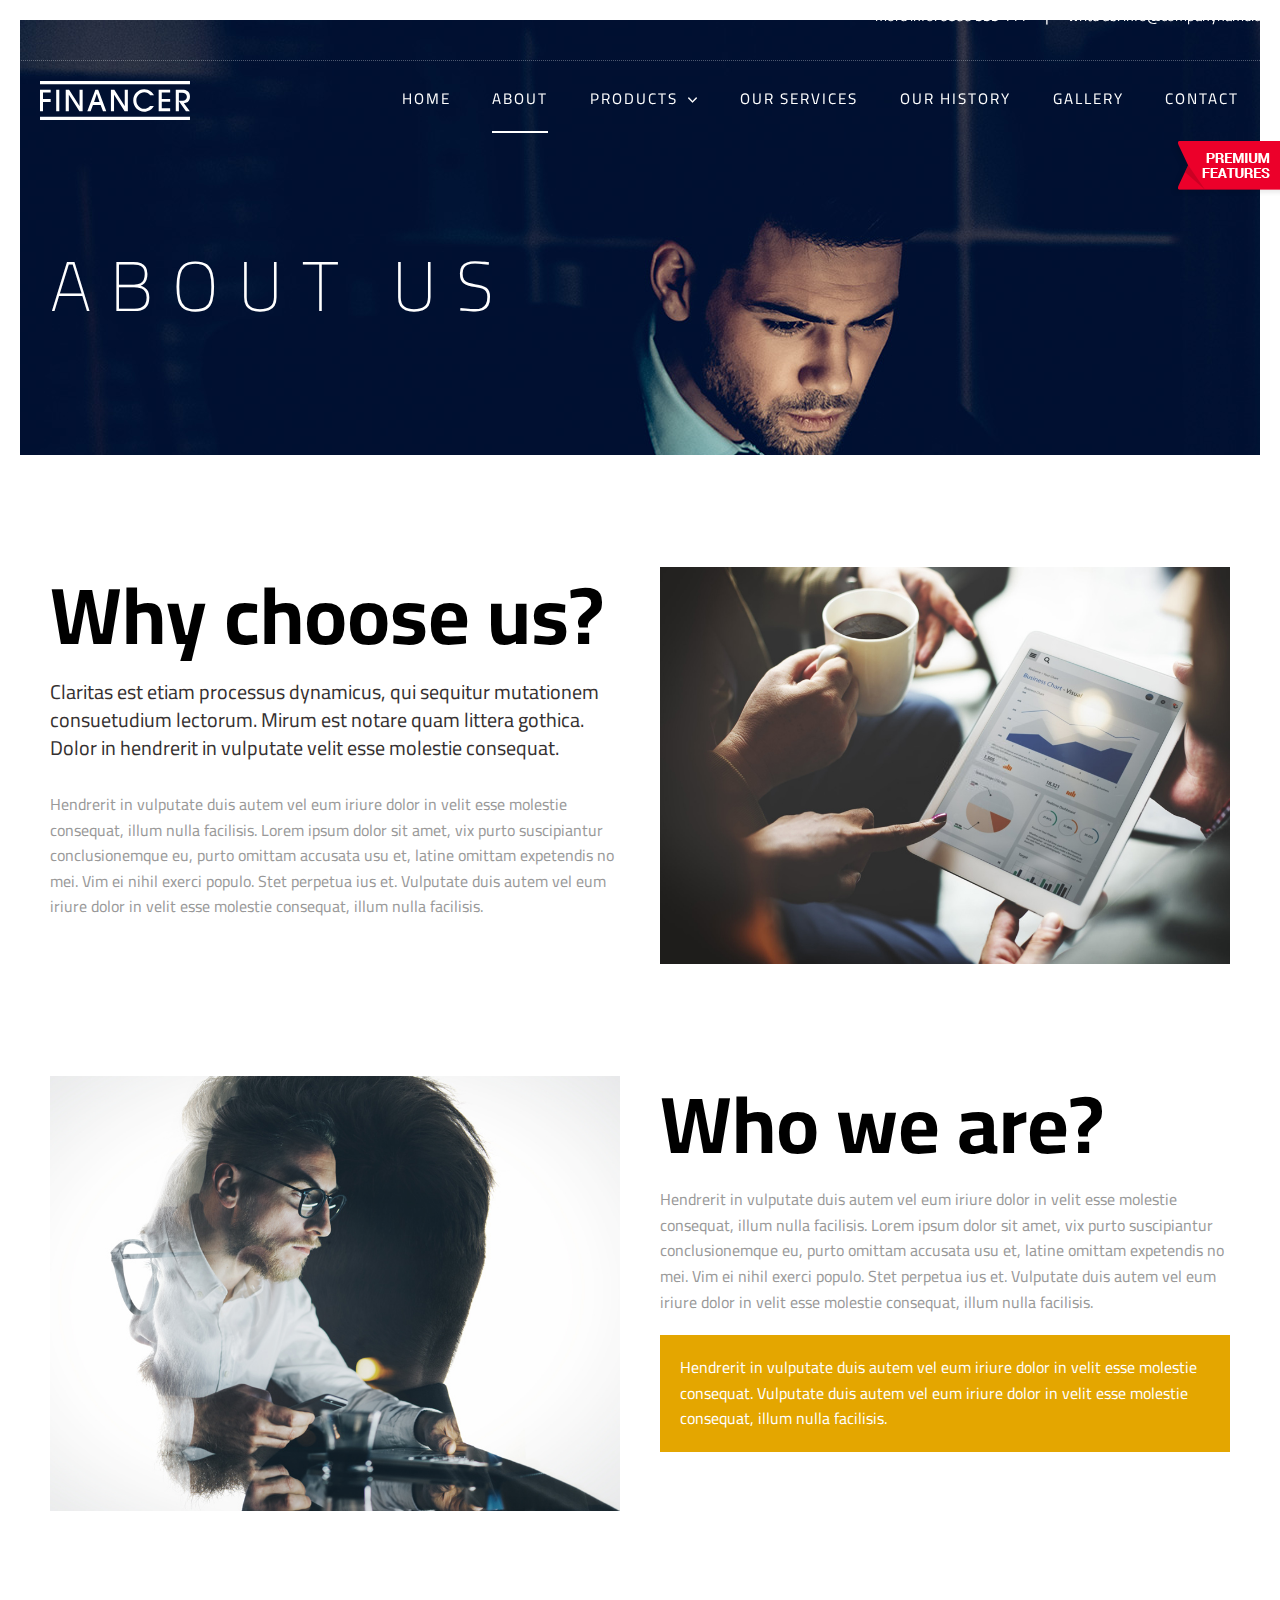
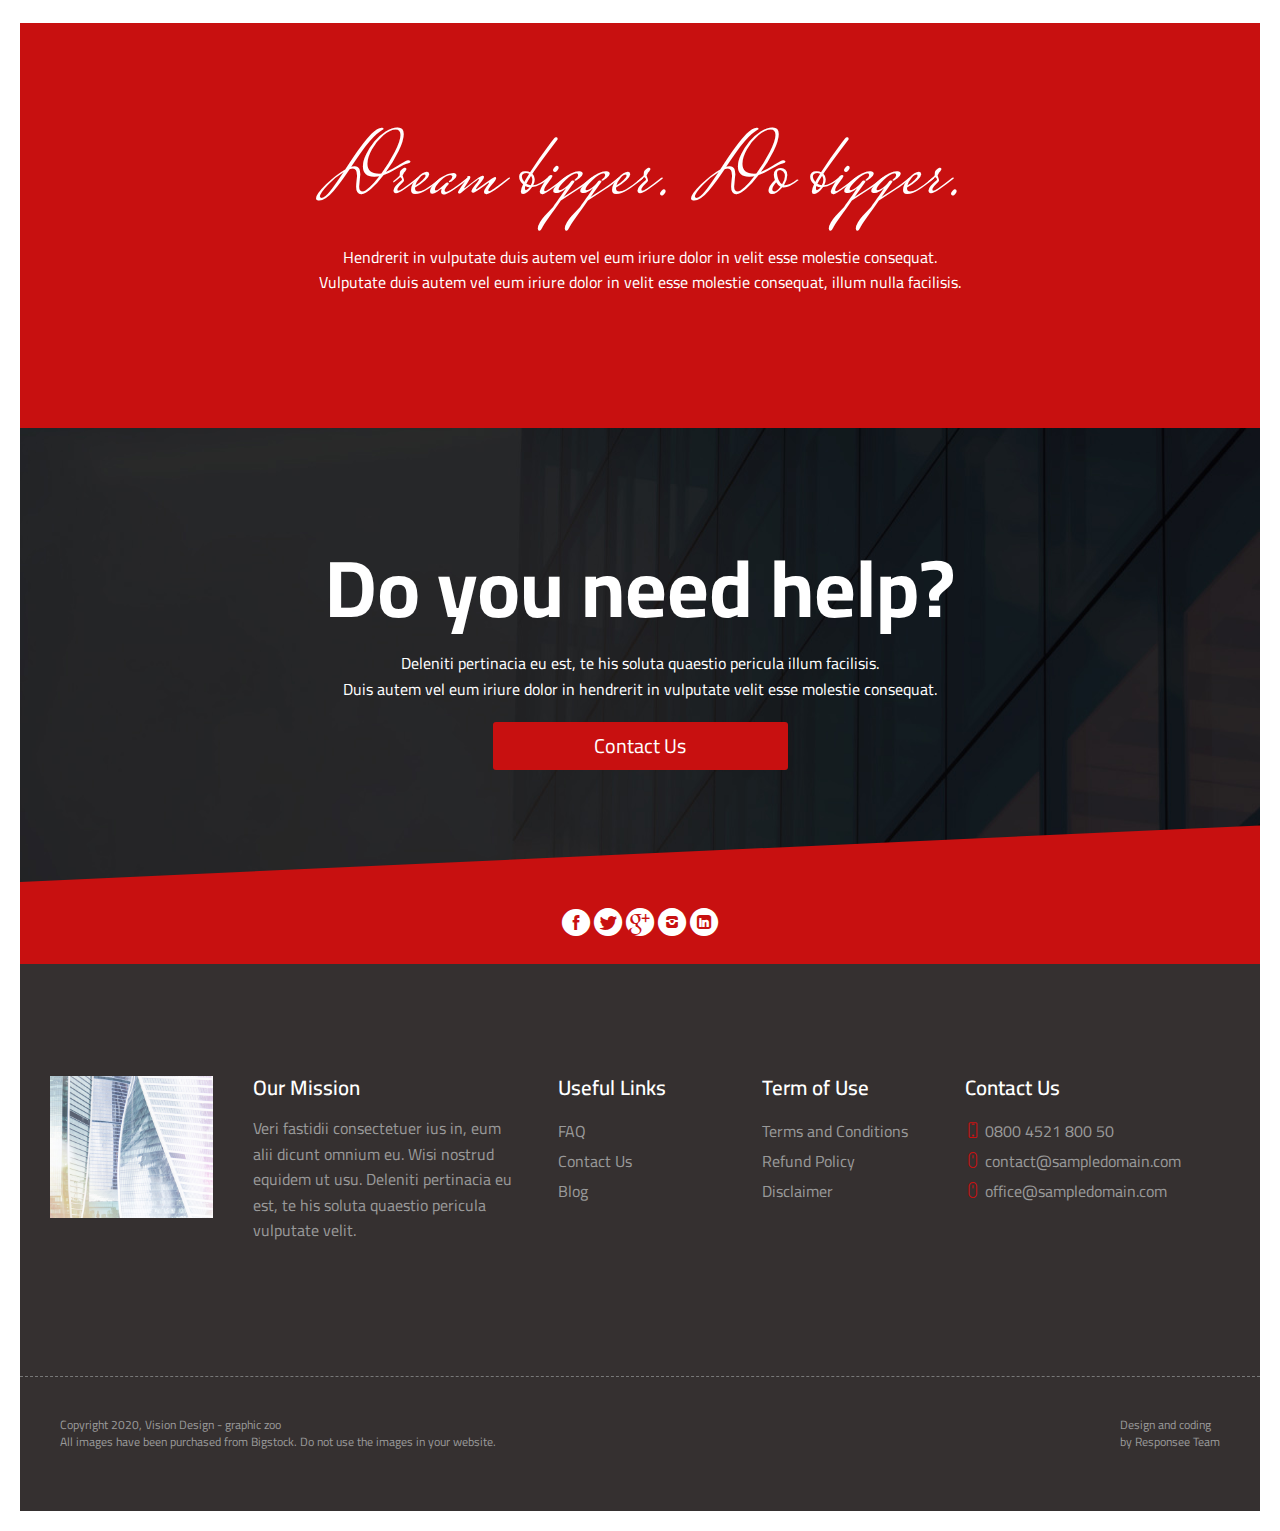
<file: about-us.html>
<!DOCTYPE html><html lang="en-US">  <head>    <meta charset="UTF-8">    <meta name="viewport" content="width=device-width, initial-scale=1.0" />    <title>Financer - New Amazing HTML5 Template</title>    <link rel="stylesheet" href="css/components.css">    <link rel="stylesheet" href="css/icons.css">    <link rel="stylesheet" href="css/responsee.css">    <link rel="stylesheet" href="owl-carousel/owl.carousel.css">    <link rel="stylesheet" href="owl-carousel/owl.theme.css">    <!-- CUSTOM STYLE -->          <link rel="stylesheet" href="css/template-style.css">    <link href="https://fonts.googleapis.com/css2?family=Cairo:wght@200;300;400;600;700&display=swap" rel="stylesheet">    <link href="https://fonts.googleapis.com/css2?family=Mrs+Saint+Delafield&display=swap" rel="stylesheet">      <script type="text/javascript" src="js/jquery-1.8.3.min.js"></script>    <script type="text/javascript" src="js/jquery-ui.min.js"></script>     </head>  <body class="size-1280 primary-color-red">    <!-- PREMIUM FEATURES BUTTON -->  	<a target="_blank" class="hide-s" href="../template/financer-premium-responsive-business-template/" style="position:fixed;top:140px;right:-14px;z-index:10;"><img src="img/premium-features.png" alt=""></a>        <!-- HEADER -->    <header role="banner" class="position-absolute">      <!-- Top Bar -->      <div class="top-bar full-width hide-s hide-m">        <div class="right">            <a href="tel:080055544444444" class="text-white text-primary-hover">more info: 0800 555 444</a> <span class="sep text-white">|</span> <a href="mailto:info@companyname.com" class="text-white text-primary-hover">write us: info@companyname.com</a>        </div>        </div>          <!-- Top Navigation -->      <nav class="background-transparent background-transparent-hightlight full-width sticky">        <div class="s-12 l-2">          <a href="index.html" class="logo">            <!-- Logo White Version -->            <img class="logo-white" src="img/logo.svg" alt="">            <!-- Logo Dark Version -->            <img class="logo-dark" src="img/logo-dark.svg" alt="">          </a>        </div>        <div class="top-nav s-12 l-10">                    <ul class="right chevron">            <li><a href="index.html">Home</a></li>            <li><a href="about-us.html">About</a></li>            <li><a>Products</a>              <ul>                <li><a>Products 1</a>                  <ul>                    <li><a>Products 1 A</a></li>                    <li><a>Products 1 B</a></li>                  </ul>                </li>                <li><a>Products 2</a></li>              </ul>            </li>            <li><a href="our-services.html">Our Services</a></li>            <li><a href="our-history.html">Our History</a></li>            <li><a href="gallery.html">Gallery</a></li>            <li><a href="contact.html">Contact</a></li>          </ul>        </div>      </nav>    </header>        <!-- MAIN -->    <main role="main">          <article>        <!-- Header -->        <header class="section-head background-image" style="background-image:url(img/parallax-04.jpg)">          <div class="line">              <h1 class="text-white text-s-size-30 text-m-size-40 text-l-size-50 text-size-70 headline">              About Us            </h1>                    </div>            </header>                <!-- Section 1 -->        <section class="section-top-padding">                <div class="line">            <div class="margin2x">                       <div class="m-12 l-6">                <h2 class="text-extra-strong text-size-80 text-m-size-40">Why choose us?</h2>                                <p class="text-dark text-size-20 margin-bottom-30">                Claritas est etiam processus dynamicus, qui sequitur mutationem consuetudium lectorum. Mirum est notare quam littera gothica. Dolor in hendrerit in vulputate velit esse molestie consequat.                </p>                                <p>Hendrerit in vulputate duis autem vel eum iriure dolor in velit esse molestie consequat, illum nulla facilisis.                 Lorem ipsum dolor sit amet, vix purto suscipiantur conclusionemque eu, purto omittam accusata usu et, latine omittam expetendis no mei. Vim ei nihil exerci populo. Stet perpetua ius et.                 Vulputate duis autem vel eum iriure dolor in velit esse molestie consequat, illum nulla facilisis.                </p>              </div>                            <div class="m-12 l-6 margin-m-top-30">                <!-- Image -->                 <img src="img/img-01.jpg" alt="">              </div>             </div>              </div>              </section>                <!-- Section 2 -->        <section class="section">                <div class="line">            <div class="margin2x">                            <div class="m-12 l-6 margin-m-top-30">                <!-- Image -->                 <img src="img/img-15.jpg" alt="">              </div>                                      <div class="m-12 l-6">                <h2 class="text-extra-strong text-size-80 text-m-size-40">Who we are?</h2>                <p>Hendrerit in vulputate duis autem vel eum iriure dolor in velit esse molestie consequat, illum nulla facilisis.                 Lorem ipsum dolor sit amet, vix purto suscipiantur conclusionemque eu, purto omittam accusata usu et, latine omittam expetendis no mei. Vim ei nihil exerci populo. Stet perpetua ius et.                 Vulputate duis autem vel eum iriure dolor in velit esse molestie consequat, illum nulla facilisis.                </p>                              <p class="padding background-orange text-white">                 Hendrerit in vulputate duis autem vel eum iriure dolor in velit esse molestie consequat.                 Vulputate duis autem vel eum iriure dolor in velit esse molestie consequat, illum nulla facilisis.                </p>              </div>            </div>              </div>              </section>                <!-- Section 3 -->        <section class="section text-center background-primary">            <div class="line">            <p class="text-white text-handwrite text-size-90 margin-bottom-20 text-line-height-1">Dream bigger. Do bigger.</p>            <p class="text-white">               Hendrerit in vulputate duis autem vel eum iriure dolor in velit esse molestie consequat. <br>               Vulputate duis autem vel eum iriure dolor in velit esse molestie consequat, illum nulla facilisis.            </p>          </div>        </section>                        <!-- Section 4 -->        <section class="section background-image" style="background-image:url(img/parallax-06.jpg)">          <div class="line text-center">            <h2 class="text-white text-extra-strong text-size-80 text-m-size-40">Do you need help?</h2>            <p class="text-white">Deleniti pertinacia eu est, te his soluta quaestio pericula illum facilisis.<br> Duis autem vel eum iriure dolor in hendrerit in vulputate velit esse molestie consequat. </p>          </div>                      <div class="line">              <div class="s-12 m-12 l-3 center">              <a href="contact-1.html" class="s-12 button border-radius background-primary text-size-20 text-white">Contact Us</a>            </div>          </div>                      <!-- red full width arrow object -->          <img class="arrow-object" src="img/object-red.svg" alt="">        </section>      </article>      </main>        <!-- FOOTER -->    <footer>      <!-- Social -->      <div class="background-primary padding text-center">        <a href="/"><i class="icon-facebook_circle text-size-30 text-white"></i></a>         <a href="/"><i class="icon-twitter_circle text-size-30 text-white"></i></a>        <a href="/"><i class="icon-google_plus_circle text-size-30 text-white"></i></a>        <a href="/"><i class="icon-instagram_circle text-size-30 text-white"></i></a>         <a href="/"><i class="icon-linked_in_circle text-size-30 text-white"></i></a>                                                                             </div>      <!-- Main Footer -->      <section class="section background-dark">        <div class="line">           <div class="margin2x">            <div class="hide-s hide-m hide-l xl-2">               <img src="img/footer.jpg" alt="">            </div>            <div class="s-12 m-6 l-3 xl-3">               <h4 class="text-white text-strong">Our Mission</h4>               <p>                 Veri fastidii consectetuer ius in, eum alii dicunt omnium eu. Wisi nostrud equidem ut usu. Deleniti pertinacia eu est, te his soluta quaestio pericula vulputate velit.               </p>            </div>            <div class="s-12 m-6 l-3 xl-2">               <h4 class="text-white text-strong margin-m-top-30">Useful Links</h4>               <a class="text-primary-hover" href="sample-post-without-sidebar.html">FAQ</a><br>                     <a class="text-primary-hover" href="contact-1.html">Contact Us</a><br>               <a class="text-primary-hover" href="blog.html">Blog</a>            </div>            <div class="s-12 m-6 l-3 xl-2">               <h4 class="text-white text-strong margin-m-top-30">Term of Use</h4>               <a class="text-primary-hover" href="sample-post-without-sidebar.html">Terms and Conditions</a><br>               <a class="text-primary-hover" href="sample-post-without-sidebar.html">Refund Policy</a><br>               <a class="text-primary-hover" href="sample-post-without-sidebar.html">Disclaimer</a>            </div>            <div class="s-12 m-6 l-3 xl-3">               <h4 class="text-white text-strong margin-m-top-30">Contact Us</h4>                <a class="text-primary-hover" href="tel:0800452180050"><i class="icon-sli-screen-smartphone text-primary"></i> 0800 4521 800 50</a><br>                <a class="text-primary-hover" href="mailto:contact@sampledomain.com"><i class="icon-sli-mouse text-primary"></i> contact@sampledomain.com</a><br>                <a class="text-primary-hover" href="mailto:office@sampledomain.com"><i class="icon-sli-mouse text-primary"></i> office@sampledomain.com</a>            </div>          </div>          </div>          </section>      <div class="background-dark">        <hr class="break margin-top-bottom-0" style="border-color: #777;">      </div>      <!-- Bottom Footer -->      <section class="padding-2x background-dark full-width">        <div class="full-width">          <div class="s-12 l-6">            <p class="text-size-12 margin-bottom-0">Copyright 2020, Vision Design - graphic zoo</p>            <p class="text-size-12">All images have been purchased from Bigstock. Do not use the images in your website.</p>          </div>          <div class="s-12 l-6">            <a class="right text-size-12 text-primary-hover" href="https://www.myresponsee.com" title="Responsee - lightweight responsive framework">Design and coding<br> by Responsee Team</a>          </div>        </div>        </section>    </footer>    <script type="text/javascript" src="js/responsee.js"></script>    <script type="text/javascript" src="owl-carousel/owl.carousel.js"></script>    <script type="text/javascript" src="js/template-scripts.js"></script>       </body></html>
</file>
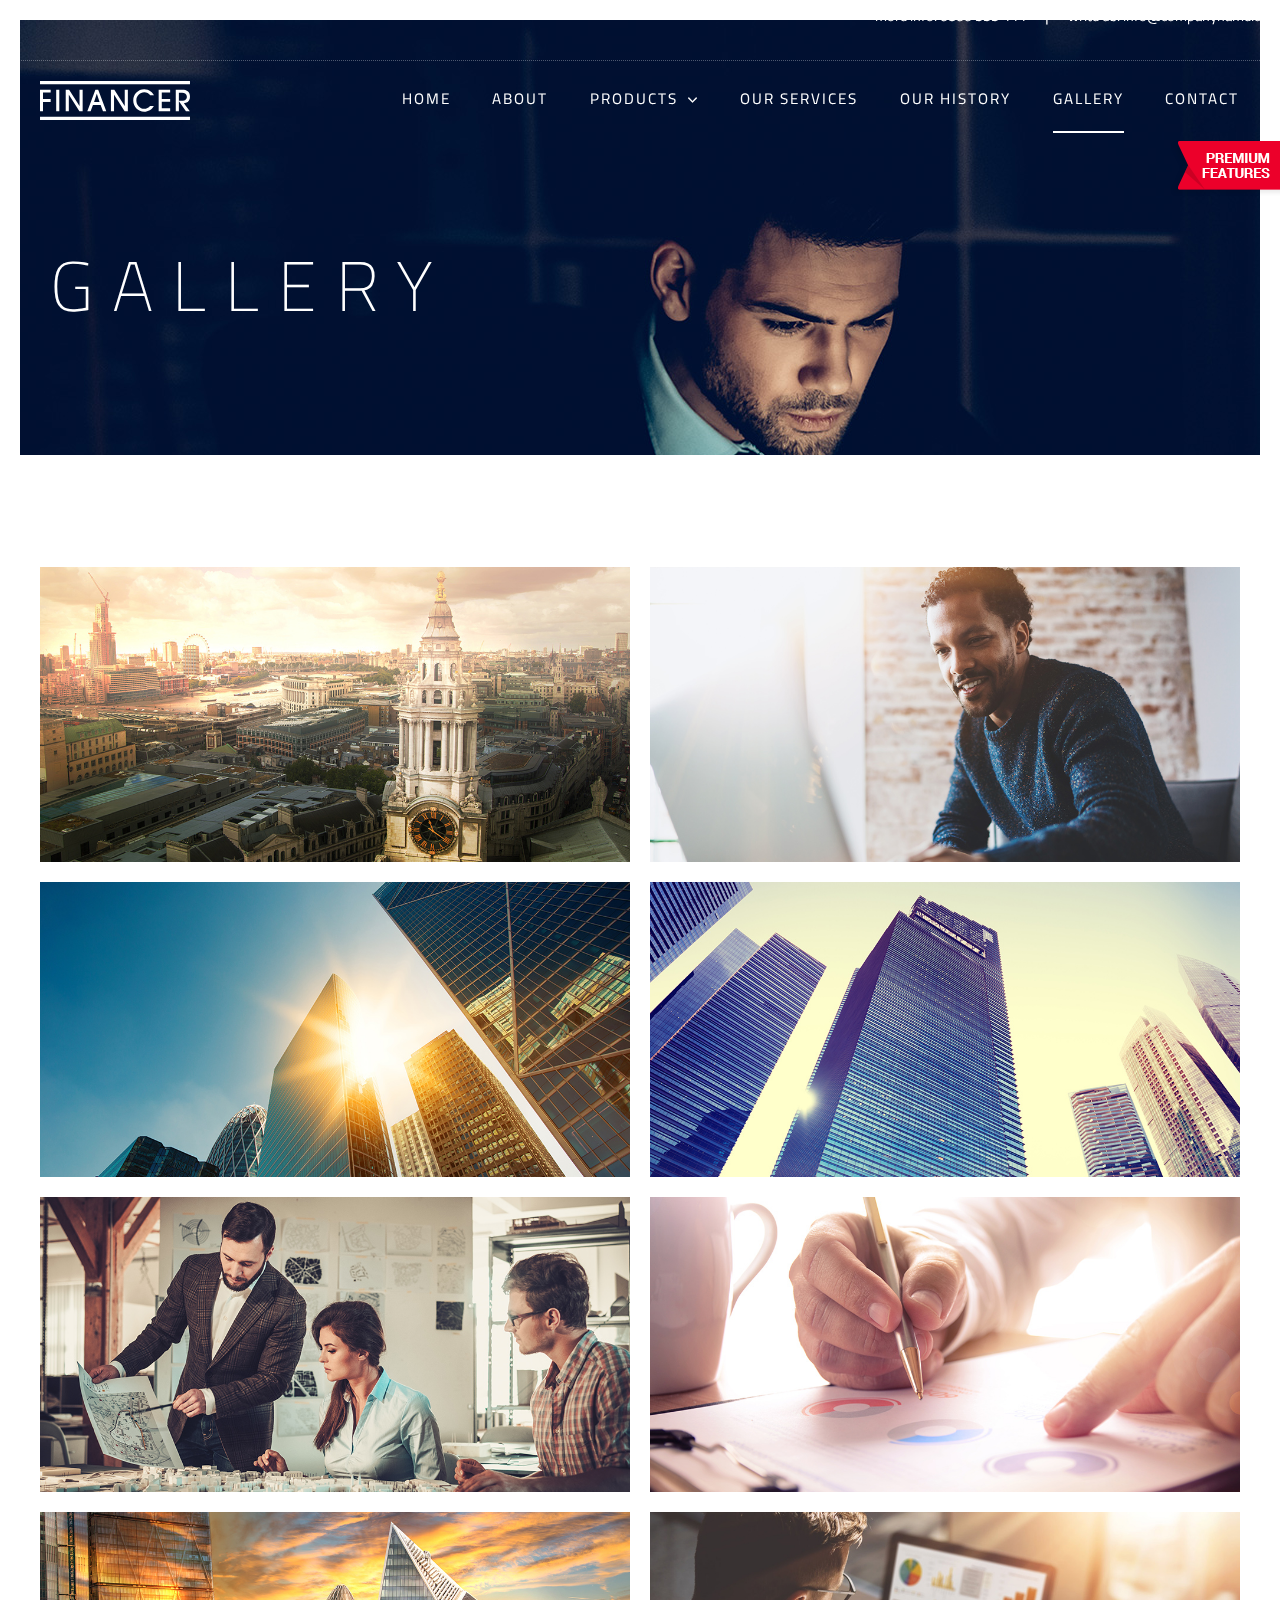
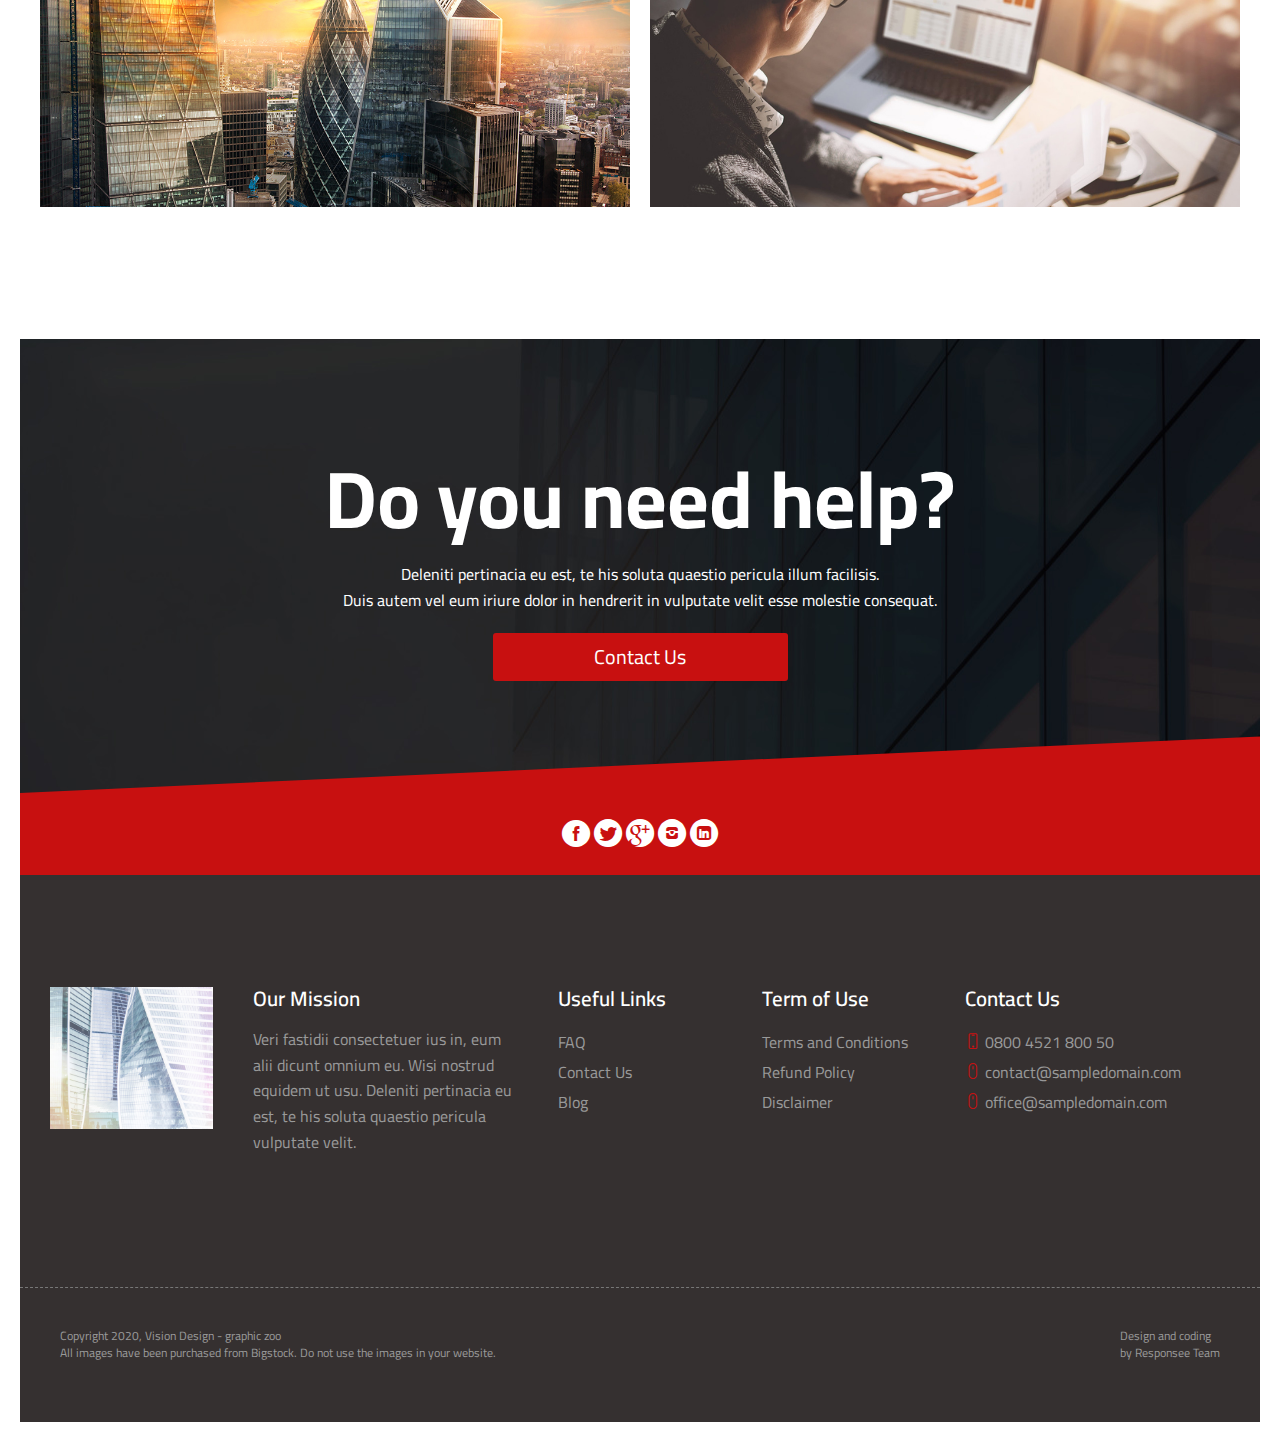
<file: gallery.html>
<!DOCTYPE html><html lang="en-US">  <head>    <meta charset="UTF-8">    <meta name="viewport" content="width=device-width, initial-scale=1.0" />    <title>Financer - New Amazing HTML5 Template</title>    <link rel="stylesheet" href="css/components.css">    <link rel="stylesheet" href="css/icons.css">    <link rel="stylesheet" href="css/responsee.css">    <link rel="stylesheet" href="owl-carousel/owl.carousel.css">    <link rel="stylesheet" href="owl-carousel/owl.theme.css">    <!-- CUSTOM STYLE -->          <link rel="stylesheet" href="css/template-style.css">    <link href="https://fonts.googleapis.com/css2?family=Cairo:wght@200;300;400;600;700&display=swap" rel="stylesheet">    <link href="https://fonts.googleapis.com/css2?family=Mrs+Saint+Delafield&display=swap" rel="stylesheet">      <script type="text/javascript" src="js/jquery-1.8.3.min.js"></script>    <script type="text/javascript" src="js/jquery-ui.min.js"></script>     </head>  <body class="size-1280 primary-color-red">    <!-- PREMIUM FEATURES BUTTON -->  	<a target="_blank" class="hide-s" href="../template/financer-premium-responsive-business-template/" style="position:fixed;top:140px;right:-14px;z-index:10;"><img src="img/premium-features.png" alt=""></a>        <!-- HEADER -->    <header role="banner" class="position-absolute">      <!-- Top Bar -->      <div class="top-bar full-width hide-s hide-m">        <div class="right">            <a href="tel:080055544444444" class="text-white text-primary-hover">more info: 0800 555 444</a> <span class="sep text-white">|</span> <a href="mailto:info@companyname.com" class="text-white text-primary-hover">write us: info@companyname.com</a>        </div>        </div>          <!-- Top Navigation -->      <nav class="background-transparent background-transparent-hightlight full-width sticky">        <div class="s-12 l-2">          <a href="index.html" class="logo">            <!-- Logo White Version -->            <img class="logo-white" src="img/logo.svg" alt="">            <!-- Logo Dark Version -->            <img class="logo-dark" src="img/logo-dark.svg" alt="">          </a>        </div>        <div class="top-nav s-12 l-10">                    <ul class="right chevron">            <li><a href="index.html">Home</a></li>            <li><a href="about-us.html">About</a></li>            <li><a>Products</a>              <ul>                <li><a>Products 1</a>                  <ul>                    <li><a>Products 1 A</a></li>                    <li><a>Products 1 B</a></li>                  </ul>                </li>                <li><a>Products 2</a></li>              </ul>            </li>            <li><a href="our-services.html">Our Services</a></li>            <li><a href="our-history.html">Our History</a></li>            <li><a href="gallery.html">Gallery</a></li>            <li><a href="contact.html">Contact</a></li>          </ul>        </div>      </nav>    </header>        <!-- MAIN -->    <main role="main">          <article>        <!-- Header -->        <header class="section-head background-image" style="background-image:url(img/parallax-04.jpg)">          <div class="line">              <h1 class="text-white text-s-size-30 text-m-size-40 text-l-size-50 text-size-70 headline">              Gallery            </h1>                    </div>          </header>                <!-- Section 1 -->        <section class="section line-full-width">                <div class="margin">                    			      		<div class="s-12 m-6">              <a class="image-with-hover-overlay image-hover-zoom margin-bottom">                <div class="image-hover-overlay background-dark background-transparent">                   <div class="image-hover-overlay-content text-center padding-2x">                    <h3 class="text-strong">Lorem Ipsum Dolor hendrerit</h3>                     <p class="text-white hide-s hide-m">Duis autem vel eum iriure dolor in hendrerit in vulputate velit esse molestie consequat, vel illum dolore eu feugiat nulla facilisis.</p>                   </div>                 </div>                 <img src="img/portfolio/l-thumb-01.jpg" alt="" title="Portfolio Image 1" />              </a>	            </div>                        <div class="s-12 m-6">              <a class="image-with-hover-overlay image-hover-zoom margin-bottom">                <div class="image-hover-overlay background-dark background-transparent">                   <div class="image-hover-overlay-content text-center padding-2x">                    <h3 class="text-strong">Lorem Ipsum Dolor hendrerit</h3>                     <p class="text-white hide-s hide-m">Duis autem vel eum iriure dolor in hendrerit in vulputate velit esse molestie consequat, vel illum dolore eu feugiat nulla facilisis.</p>                   </div>                 </div>                 <img src="img/portfolio/l-thumb-02.jpg" alt="" title="Portfolio Image 2" />              </a>	            </div>                        <div class="s-12 m-6">              <a class="image-with-hover-overlay image-hover-zoom margin-bottom">                <div class="image-hover-overlay background-dark background-transparent">                   <div class="image-hover-overlay-content text-center padding-2x">                    <h3 class="text-strong">Lorem Ipsum Dolor hendrerit</h3>                     <p class="text-white hide-s hide-m">Duis autem vel eum iriure dolor in hendrerit in vulputate velit esse molestie consequat, vel illum dolore eu feugiat nulla facilisis.</p>                   </div>                 </div>                 <img src="img/portfolio/l-thumb-03.jpg" alt="" title="Portfolio Image 3" />              </a>	            </div>                        <div class="s-12 m-6">              <a class="image-with-hover-overlay image-hover-zoom margin-bottom">                <div class="image-hover-overlay background-dark background-transparent">                   <div class="image-hover-overlay-content text-center padding-2x">                    <h3 class="text-strong">Lorem Ipsum Dolor hendrerit</h3>                     <p class="text-white hide-s hide-m">Duis autem vel eum iriure dolor in hendrerit in vulputate velit esse molestie consequat, vel illum dolore eu feugiat nulla facilisis.</p>                   </div>                 </div>                 <img src="img/portfolio/l-thumb-04.jpg" alt="" title="Portfolio Image 4" />              </a>	            </div>                        <div class="s-12 m-6">              <a class="image-with-hover-overlay image-hover-zoom margin-bottom">                <div class="image-hover-overlay background-dark background-transparent">                   <div class="image-hover-overlay-content text-center padding-2x">                    <h3 class="text-strong">Lorem Ipsum Dolor hendrerit</h3>                     <p class="text-white hide-s hide-m">Duis autem vel eum iriure dolor in hendrerit in vulputate velit esse molestie consequat, vel illum dolore eu feugiat nulla facilisis.</p>                   </div>                 </div>                 <img src="img/portfolio/l-thumb-05.jpg" alt="" title="Portfolio Image 5" />              </a>	            </div>                        <div class="s-12 m-6">              <a class="image-with-hover-overlay image-hover-zoom margin-bottom">                <div class="image-hover-overlay background-dark background-transparent">                   <div class="image-hover-overlay-content text-center padding-2x">                    <h3 class="text-strong">Lorem Ipsum Dolor hendrerit</h3>                     <p class="text-white hide-s hide-m">Duis autem vel eum iriure dolor in hendrerit in vulputate velit esse molestie consequat, vel illum dolore eu feugiat nulla facilisis.</p>                   </div>                 </div>                 <img src="img/portfolio/l-thumb-06.jpg" alt="" title="Portfolio Image 6" />              </a>	            </div>                        <div class="s-12 m-6">              <a class="image-with-hover-overlay image-hover-zoom margin-bottom">                <div class="image-hover-overlay background-dark background-transparent">                   <div class="image-hover-overlay-content text-center padding-2x">                    <h3 class="text-strong">Lorem Ipsum Dolor hendrerit</h3>                     <p class="text-white hide-s hide-m">Duis autem vel eum iriure dolor in hendrerit in vulputate velit esse molestie consequat, vel illum dolore eu feugiat nulla facilisis.</p>                   </div>                 </div>                 <img src="img/portfolio/l-thumb-07.jpg" alt="" title="Portfolio Image 7" />              </a>	            </div>                        <div class="s-12 m-6">              <a class="image-with-hover-overlay image-hover-zoom margin-bottom">                <div class="image-hover-overlay background-dark background-transparent">                   <div class="image-hover-overlay-content text-center padding-2x">                    <h3 class="text-strong">Lorem Ipsum Dolor hendrerit</h3>                     <p class="text-white hide-s hide-m">Duis autem vel eum iriure dolor in hendrerit in vulputate velit esse molestie consequat, vel illum dolore eu feugiat nulla facilisis.</p>                   </div>                 </div>                 <img src="img/portfolio/l-thumb-08.jpg" alt="" title="Portfolio Image 8" />              </a>	            </div>        		                    </div>        </section>                        <!-- Section 4 -->        <section class="section background-image" style="background-image:url(img/parallax-06.jpg)">          <div class="line text-center">            <h2 class="text-white text-extra-strong text-size-80 text-m-size-40">Do you need help?</h2>            <p class="text-white">Deleniti pertinacia eu est, te his soluta quaestio pericula illum facilisis.<br> Duis autem vel eum iriure dolor in hendrerit in vulputate velit esse molestie consequat. </p>          </div>                      <div class="line">              <div class="s-12 m-12 l-3 center">              <a href="contact-1.html" class="s-12 button border-radius background-primary text-size-20 text-white">Contact Us</a>            </div>          </div>                      <!-- red full width arrow object -->          <img class="arrow-object" src="img/object-red.svg" alt="">        </section>      </article>      </main>        <!-- FOOTER -->    <footer>      <!-- Social -->      <div class="background-primary padding text-center">        <a href="/"><i class="icon-facebook_circle text-size-30 text-white"></i></a>         <a href="/"><i class="icon-twitter_circle text-size-30 text-white"></i></a>        <a href="/"><i class="icon-google_plus_circle text-size-30 text-white"></i></a>        <a href="/"><i class="icon-instagram_circle text-size-30 text-white"></i></a>         <a href="/"><i class="icon-linked_in_circle text-size-30 text-white"></i></a>                                                                             </div>      <!-- Main Footer -->      <section class="section background-dark">        <div class="line">           <div class="margin2x">            <div class="hide-s hide-m hide-l xl-2">               <img src="img/footer.jpg" alt="">            </div>            <div class="s-12 m-6 l-3 xl-3">               <h4 class="text-white text-strong">Our Mission</h4>               <p>                 Veri fastidii consectetuer ius in, eum alii dicunt omnium eu. Wisi nostrud equidem ut usu. Deleniti pertinacia eu est, te his soluta quaestio pericula vulputate velit.               </p>            </div>            <div class="s-12 m-6 l-3 xl-2">               <h4 class="text-white text-strong margin-m-top-30">Useful Links</h4>               <a class="text-primary-hover" href="sample-post-without-sidebar.html">FAQ</a><br>                     <a class="text-primary-hover" href="contact-1.html">Contact Us</a><br>               <a class="text-primary-hover" href="blog.html">Blog</a>            </div>            <div class="s-12 m-6 l-3 xl-2">               <h4 class="text-white text-strong margin-m-top-30">Term of Use</h4>               <a class="text-primary-hover" href="sample-post-without-sidebar.html">Terms and Conditions</a><br>               <a class="text-primary-hover" href="sample-post-without-sidebar.html">Refund Policy</a><br>               <a class="text-primary-hover" href="sample-post-without-sidebar.html">Disclaimer</a>            </div>            <div class="s-12 m-6 l-3 xl-3">               <h4 class="text-white text-strong margin-m-top-30">Contact Us</h4>                <a class="text-primary-hover" href="tel:0800452180050"><i class="icon-sli-screen-smartphone text-primary"></i> 0800 4521 800 50</a><br>                <a class="text-primary-hover" href="mailto:contact@sampledomain.com"><i class="icon-sli-mouse text-primary"></i> contact@sampledomain.com</a><br>                <a class="text-primary-hover" href="mailto:office@sampledomain.com"><i class="icon-sli-mouse text-primary"></i> office@sampledomain.com</a>            </div>          </div>          </div>          </section>      <div class="background-dark">        <hr class="break margin-top-bottom-0" style="border-color: #777;">      </div>      <!-- Bottom Footer -->      <section class="padding-2x background-dark full-width">        <div class="full-width">          <div class="s-12 l-6">            <p class="text-size-12 margin-bottom-0">Copyright 2020, Vision Design - graphic zoo</p>            <p class="text-size-12">All images have been purchased from Bigstock. Do not use the images in your website.</p>          </div>          <div class="s-12 l-6">            <a class="right text-size-12 text-primary-hover" href="https://www.myresponsee.com" title="Responsee - lightweight responsive framework">Design and coding<br> by Responsee Team</a>          </div>        </div>        </section>    </footer>    <script type="text/javascript" src="js/responsee.js"></script>    <script type="text/javascript" src="owl-carousel/owl.carousel.js"></script>    <script type="text/javascript" src="js/template-scripts.js"></script>       </body></html>
</file>
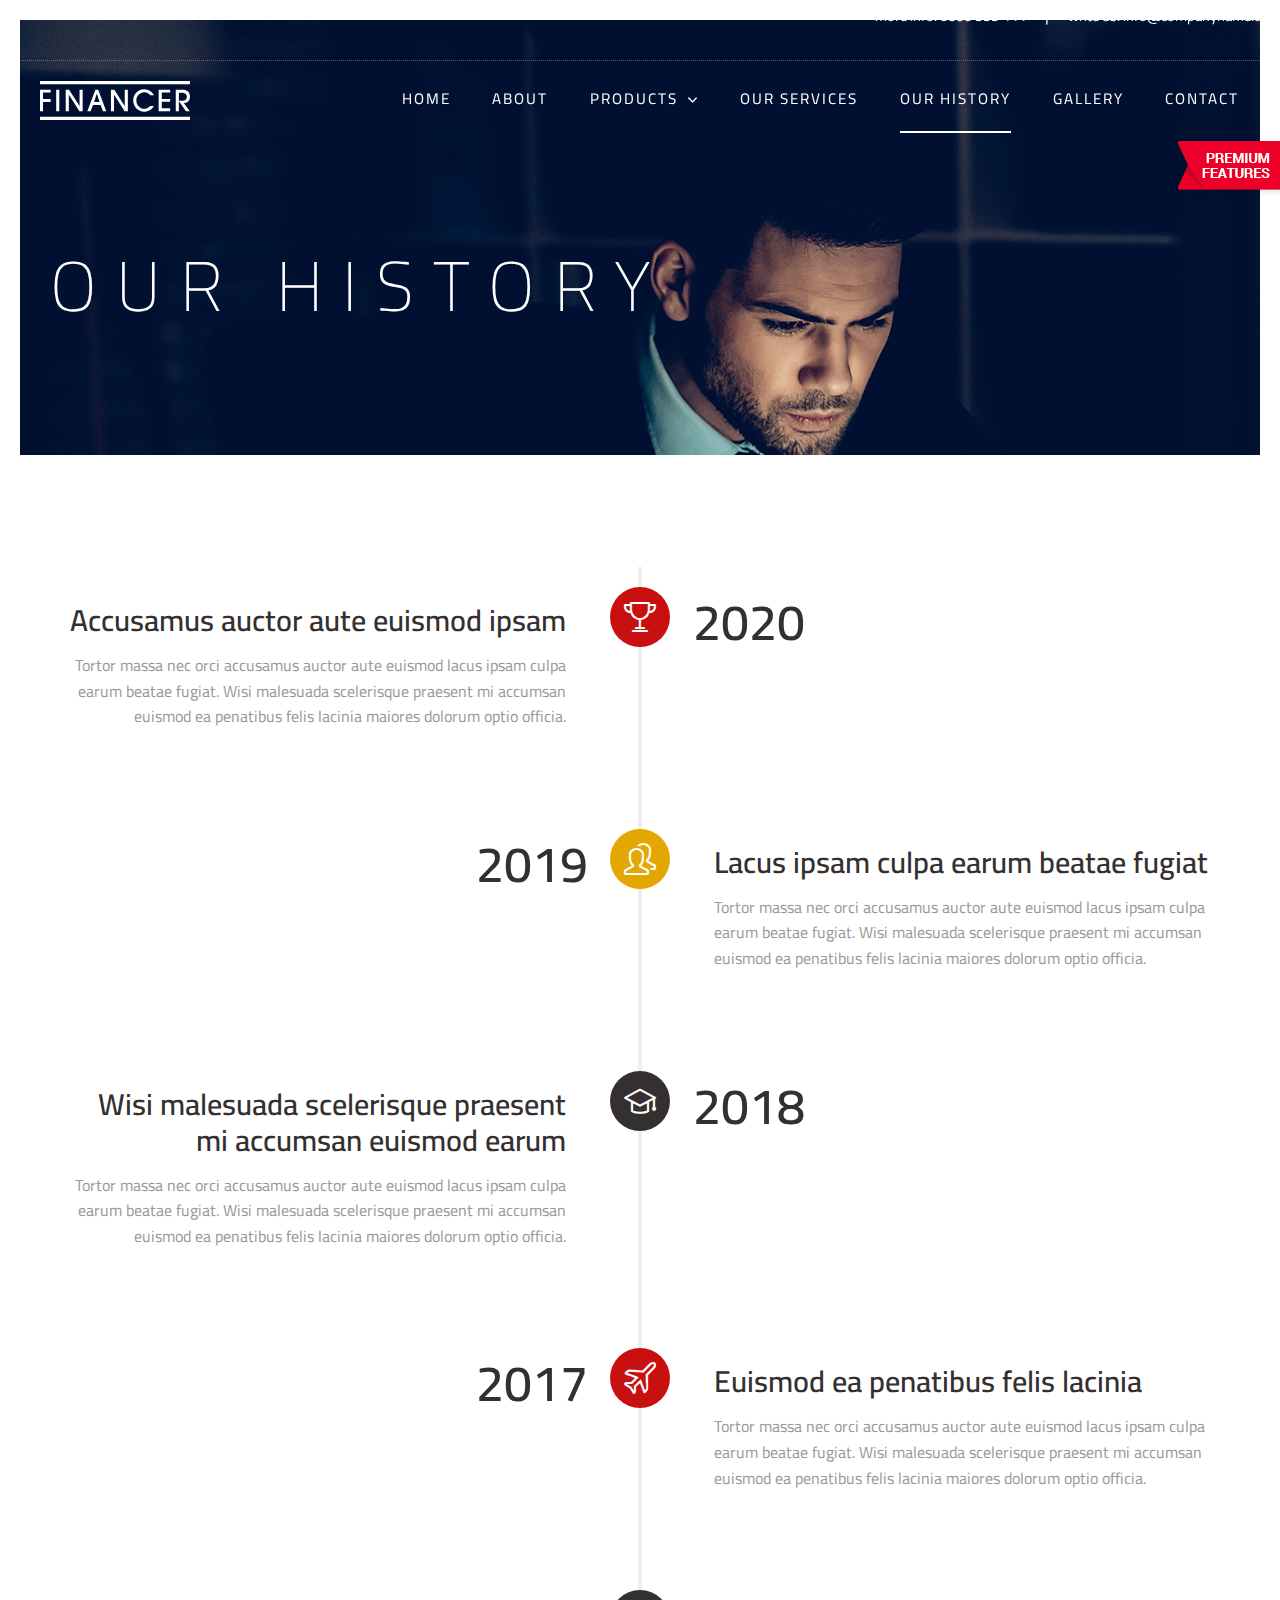
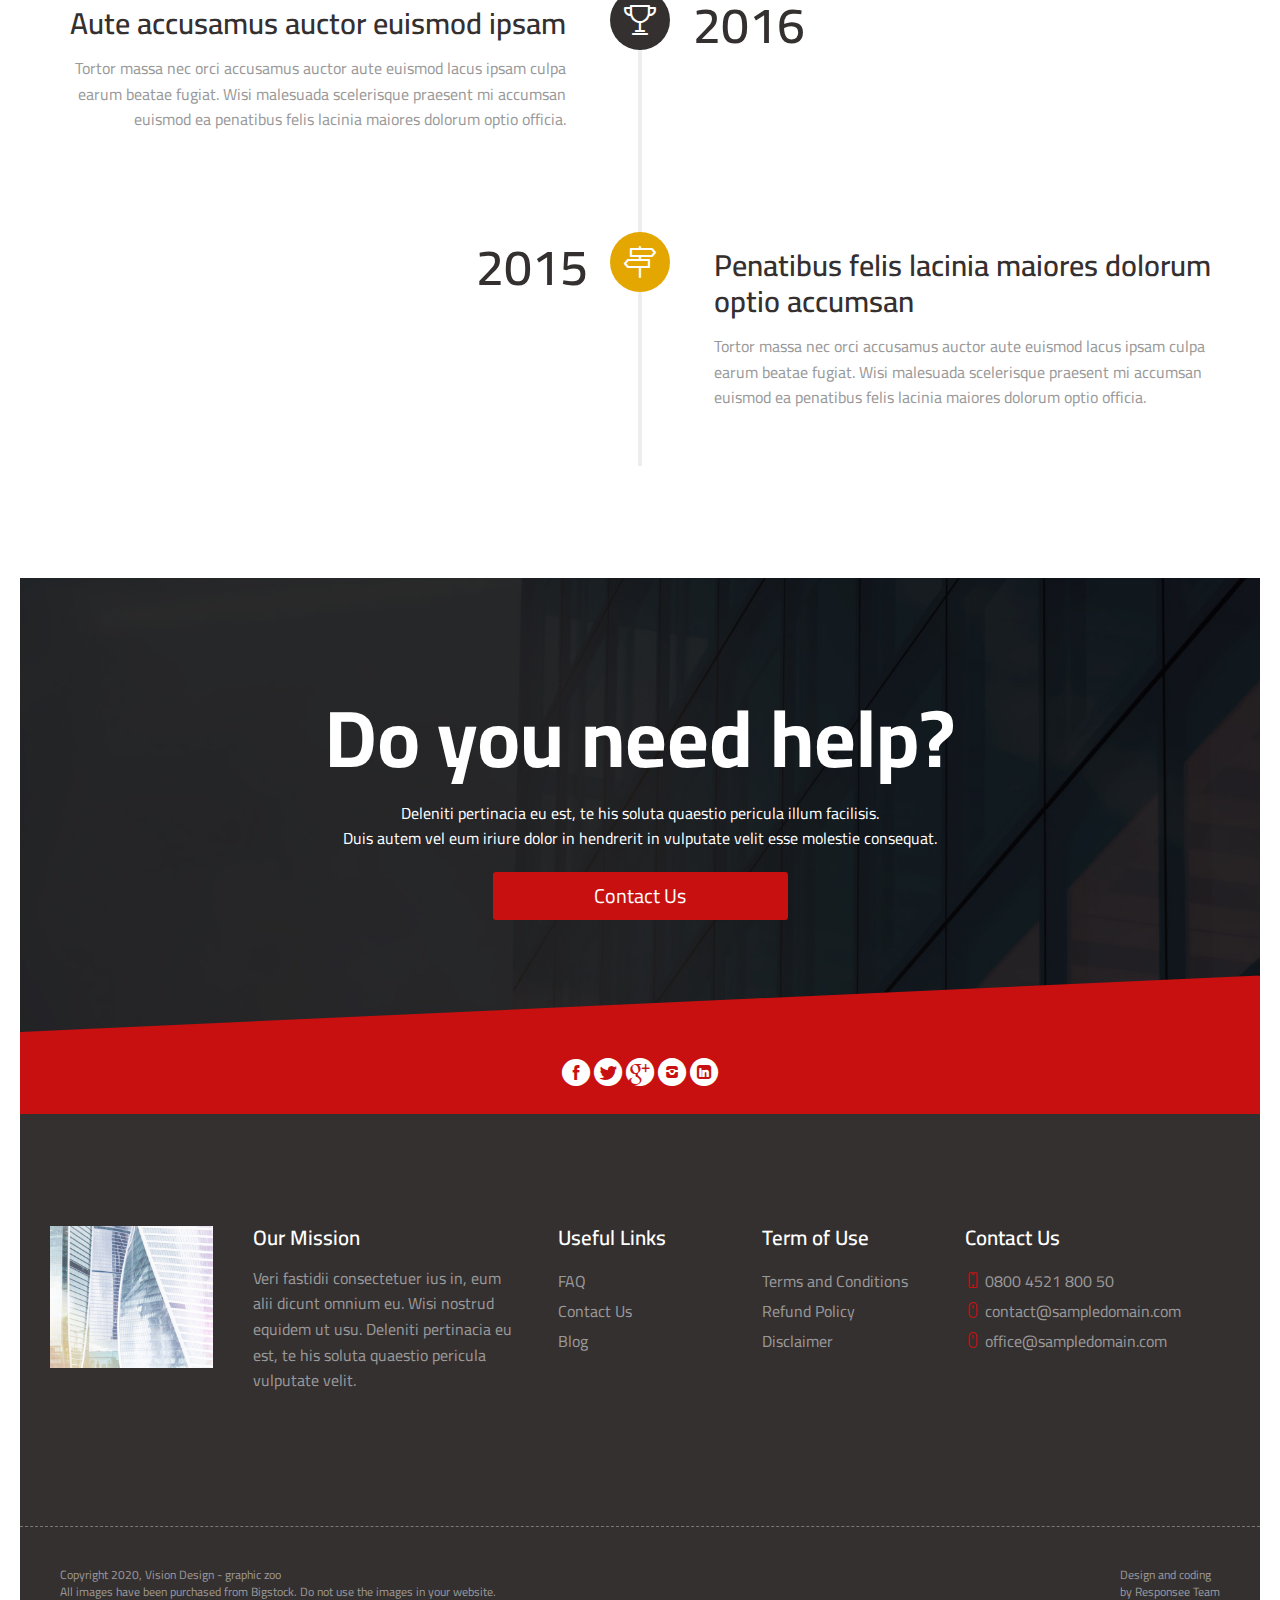
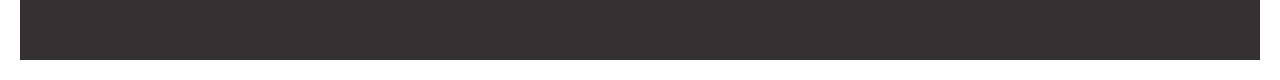
<file: our-history.html>
<!DOCTYPE html><html lang="en-US">  <head>    <meta charset="UTF-8">    <meta name="viewport" content="width=device-width, initial-scale=1.0" />    <title>Financer - New Amazing HTML5 Template</title>    <link rel="stylesheet" href="css/components.css">    <link rel="stylesheet" href="css/icons.css">    <link rel="stylesheet" href="css/responsee.css">    <link rel="stylesheet" href="owl-carousel/owl.carousel.css">    <link rel="stylesheet" href="owl-carousel/owl.theme.css">    <!-- CUSTOM STYLE -->          <link rel="stylesheet" href="css/template-style.css">    <link href="https://fonts.googleapis.com/css2?family=Cairo:wght@200;300;400;600;700&display=swap" rel="stylesheet">    <link href="https://fonts.googleapis.com/css2?family=Mrs+Saint+Delafield&display=swap" rel="stylesheet">      <script type="text/javascript" src="js/jquery-1.8.3.min.js"></script>    <script type="text/javascript" src="js/jquery-ui.min.js"></script>     </head>  <body class="size-1280 primary-color-red">    <!-- PREMIUM FEATURES BUTTON -->  	<a target="_blank" class="hide-s" href="../template/financer-premium-responsive-business-template/" style="position:fixed;top:140px;right:-14px;z-index:10;"><img src="img/premium-features.png" alt=""></a>        <!-- HEADER -->    <header role="banner" class="position-absolute">      <!-- Top Bar -->      <div class="top-bar full-width hide-s hide-m">        <div class="right">            <a href="tel:080055544444444" class="text-white text-primary-hover">more info: 0800 555 444</a> <span class="sep text-white">|</span> <a href="mailto:info@companyname.com" class="text-white text-primary-hover">write us: info@companyname.com</a>        </div>        </div>          <!-- Top Navigation -->      <nav class="background-transparent background-transparent-hightlight full-width sticky">        <div class="s-12 l-2">          <a href="index.html" class="logo">            <!-- Logo White Version -->            <img class="logo-white" src="img/logo.svg" alt="">            <!-- Logo Dark Version -->            <img class="logo-dark" src="img/logo-dark.svg" alt="">          </a>        </div>        <div class="top-nav s-12 l-10">                    <ul class="right chevron">            <li><a href="index.html">Home</a></li>            <li><a href="about-us.html">About</a></li>            <li><a>Products</a>              <ul>                <li><a>Products 1</a>                  <ul>                    <li><a>Products 1 A</a></li>                    <li><a>Products 1 B</a></li>                  </ul>                </li>                <li><a>Products 2</a></li>              </ul>            </li>            <li><a href="our-services.html">Our Services</a></li>            <li><a href="our-history.html">Our History</a></li>            <li><a href="gallery.html">Gallery</a></li>            <li><a href="contact.html">Contact</a></li>          </ul>        </div>      </nav>    </header>        <!-- MAIN -->    <main role="main">          <article>        <!-- Header -->        <!-- Header -->        <header class="section-head background-image" style="background-image:url(img/parallax-04.jpg)">          <div class="line">              <h1 class="text-white text-s-size-30 text-m-size-40 text-l-size-50 text-size-70 headline">              Our History            </h1>                    </div>           </header>                <!-- Section 1 -->        <section class="section">                <div class="line">                       <div class="timeline-container">                <div class="timeline-block">                <div class="timeline-icon background-primary">                   <i class="icon-sli-trophy"></i>                </div>                <div class="timeline-content background-white">                  <h3 class="text-size-30 text-strong">Accusamus auctor aute euismod ipsam</h3>                   <p>Tortor massa nec orci accusamus auctor aute euismod lacus ipsam culpa earum beatae fugiat. Wisi malesuada scelerisque praesent mi accumsan euismod ea penatibus felis lacinia maiores dolorum optio officia.</p>                  <span class="timeline-date text-size-50 text-strong text-dark">2020</span>                </div>              </div>                <div class="timeline-block">                <div class="timeline-icon background-orange">                   <i class="icon-sli-people"></i>                </div>                <div class="timeline-content background-white">                  <h3 class="text-size-30 text-strong">Lacus ipsam culpa earum beatae fugiat</h3>                    <p>Tortor massa nec orci accusamus auctor aute euismod lacus ipsam culpa earum beatae fugiat. Wisi malesuada scelerisque praesent mi accumsan euismod ea penatibus felis lacinia maiores dolorum optio officia.</p>                  <span class="timeline-date text-size-50 text-strong text-dark">2019</span>                </div>              </div>                            <div class="timeline-block">                <div class="timeline-icon background-dark">                   <i class="icon-sli-graduation"></i>                </div>                <div class="timeline-content background-white">                  <h3 class="text-size-30 text-strong">Wisi malesuada scelerisque praesent mi accumsan euismod earum</h3>                   <p>Tortor massa nec orci accusamus auctor aute euismod lacus ipsam culpa earum beatae fugiat. Wisi malesuada scelerisque praesent mi accumsan euismod ea penatibus felis lacinia maiores dolorum optio officia.</p>                  <span class="timeline-date text-size-50 text-strong text-dark">2018</span>                </div>              </div>                            <div class="timeline-block">                <div class="timeline-icon background-primary">                   <i class="icon-sli-plane"></i>                </div>                <div class="timeline-content background-white">                  <h3 class="text-size-30 text-strong">Euismod ea penatibus felis lacinia</h3>                   <p>Tortor massa nec orci accusamus auctor aute euismod lacus ipsam culpa earum beatae fugiat. Wisi malesuada scelerisque praesent mi accumsan euismod ea penatibus felis lacinia maiores dolorum optio officia.</p>                  <span class="timeline-date text-size-50 text-strong text-dark">2017</span>                </div>              </div>                            <div class="timeline-block">                <div class="timeline-icon background-dark">                   <i class="icon-sli-trophy"></i>                </div>                <div class="timeline-content background-white">                  <h3 class="text-size-30 text-strong">Aute accusamus auctor euismod ipsam</h3>                   <p>Tortor massa nec orci accusamus auctor aute euismod lacus ipsam culpa earum beatae fugiat. Wisi malesuada scelerisque praesent mi accumsan euismod ea penatibus felis lacinia maiores dolorum optio officia.</p>                  <span class="timeline-date text-size-50 text-strong text-dark">2016</span>                </div>              </div>                            <div class="timeline-block">                <div class="timeline-icon background-orange">                   <i class="icon-sli-directions"></i>                </div>                <div class="timeline-content background-white">                  <h3 class="text-size-30 text-strong">Penatibus felis lacinia maiores dolorum optio accumsan</h3>                   <p>Tortor massa nec orci accusamus auctor aute euismod lacus ipsam culpa earum beatae fugiat. Wisi malesuada scelerisque praesent mi accumsan euismod ea penatibus felis lacinia maiores dolorum optio officia.</p>                  <span class="timeline-date text-size-50 text-strong text-dark">2015</span>                </div>              </div>                                                                                                                                                                            </div>                      </div>               </section>                <!-- Section 2 -->         <section class="section background-image" style="background-image:url(img/parallax-06.jpg)">          <div class="line text-center">            <h2 class="text-white text-extra-strong text-size-80 text-m-size-40">Do you need help?</h2>            <p class="text-white">Deleniti pertinacia eu est, te his soluta quaestio pericula illum facilisis.<br> Duis autem vel eum iriure dolor in hendrerit in vulputate velit esse molestie consequat. </p>          </div>                      <div class="line">              <div class="s-12 m-12 l-3 center">              <a href="contact-1.html" class="s-12 button border-radius background-primary text-size-20 text-white">Contact Us</a>            </div>          </div>                      <!-- red full width arrow object -->          <img class="arrow-object" src="img/object-red.svg" alt="">        </section>      </article>      </main>        <!-- FOOTER -->    <footer>      <!-- Social -->      <div class="background-primary padding text-center">        <a href="/"><i class="icon-facebook_circle text-size-30 text-white"></i></a>         <a href="/"><i class="icon-twitter_circle text-size-30 text-white"></i></a>        <a href="/"><i class="icon-google_plus_circle text-size-30 text-white"></i></a>        <a href="/"><i class="icon-instagram_circle text-size-30 text-white"></i></a>         <a href="/"><i class="icon-linked_in_circle text-size-30 text-white"></i></a>                                                                             </div>      <!-- Main Footer -->      <section class="section background-dark">        <div class="line">           <div class="margin2x">            <div class="hide-s hide-m hide-l xl-2">               <img src="img/footer.jpg" alt="">            </div>            <div class="s-12 m-6 l-3 xl-3">               <h4 class="text-white text-strong">Our Mission</h4>               <p>                 Veri fastidii consectetuer ius in, eum alii dicunt omnium eu. Wisi nostrud equidem ut usu. Deleniti pertinacia eu est, te his soluta quaestio pericula vulputate velit.               </p>            </div>            <div class="s-12 m-6 l-3 xl-2">               <h4 class="text-white text-strong margin-m-top-30">Useful Links</h4>               <a class="text-primary-hover" href="sample-post-without-sidebar.html">FAQ</a><br>                     <a class="text-primary-hover" href="contact-1.html">Contact Us</a><br>               <a class="text-primary-hover" href="blog.html">Blog</a>            </div>            <div class="s-12 m-6 l-3 xl-2">               <h4 class="text-white text-strong margin-m-top-30">Term of Use</h4>               <a class="text-primary-hover" href="sample-post-without-sidebar.html">Terms and Conditions</a><br>               <a class="text-primary-hover" href="sample-post-without-sidebar.html">Refund Policy</a><br>               <a class="text-primary-hover" href="sample-post-without-sidebar.html">Disclaimer</a>            </div>            <div class="s-12 m-6 l-3 xl-3">               <h4 class="text-white text-strong margin-m-top-30">Contact Us</h4>                <a class="text-primary-hover" href="tel:0800452180050"><i class="icon-sli-screen-smartphone text-primary"></i> 0800 4521 800 50</a><br>                <a class="text-primary-hover" href="mailto:contact@sampledomain.com"><i class="icon-sli-mouse text-primary"></i> contact@sampledomain.com</a><br>                <a class="text-primary-hover" href="mailto:office@sampledomain.com"><i class="icon-sli-mouse text-primary"></i> office@sampledomain.com</a>            </div>          </div>          </div>          </section>      <div class="background-dark">        <hr class="break margin-top-bottom-0" style="border-color: #777;">      </div>      <!-- Bottom Footer -->      <section class="padding-2x background-dark full-width">        <div class="full-width">          <div class="s-12 l-6">            <p class="text-size-12 margin-bottom-0">Copyright 2020, Vision Design - graphic zoo</p>            <p class="text-size-12">All images have been purchased from Bigstock. Do not use the images in your website.</p>          </div>          <div class="s-12 l-6">            <a class="right text-size-12 text-primary-hover" href="https://www.myresponsee.com" title="Responsee - lightweight responsive framework">Design and coding<br> by Responsee Team</a>          </div>        </div>        </section>    </footer>    <script type="text/javascript" src="js/responsee.js"></script>    <script type="text/javascript" src="owl-carousel/owl.carousel.js"></script>    <script type="text/javascript" src="js/template-scripts.js"></script>       </body></html>
</file>
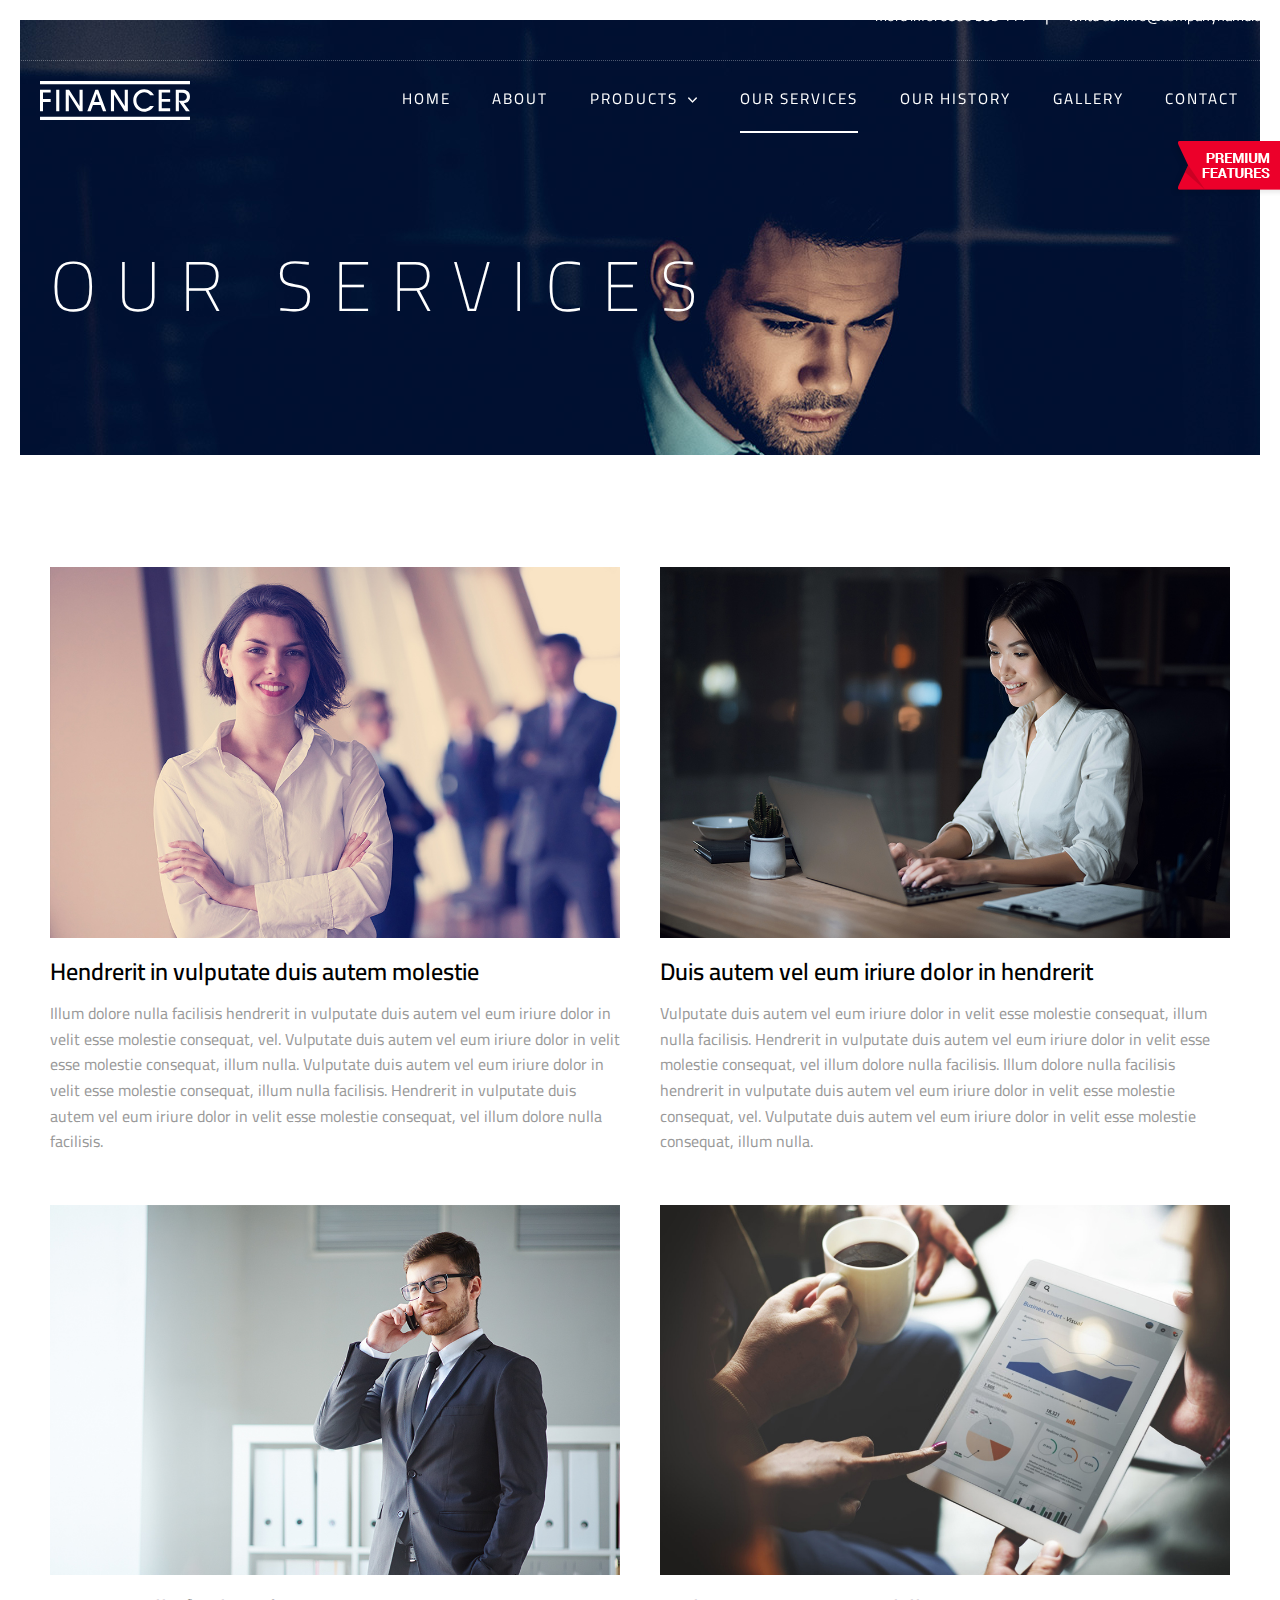
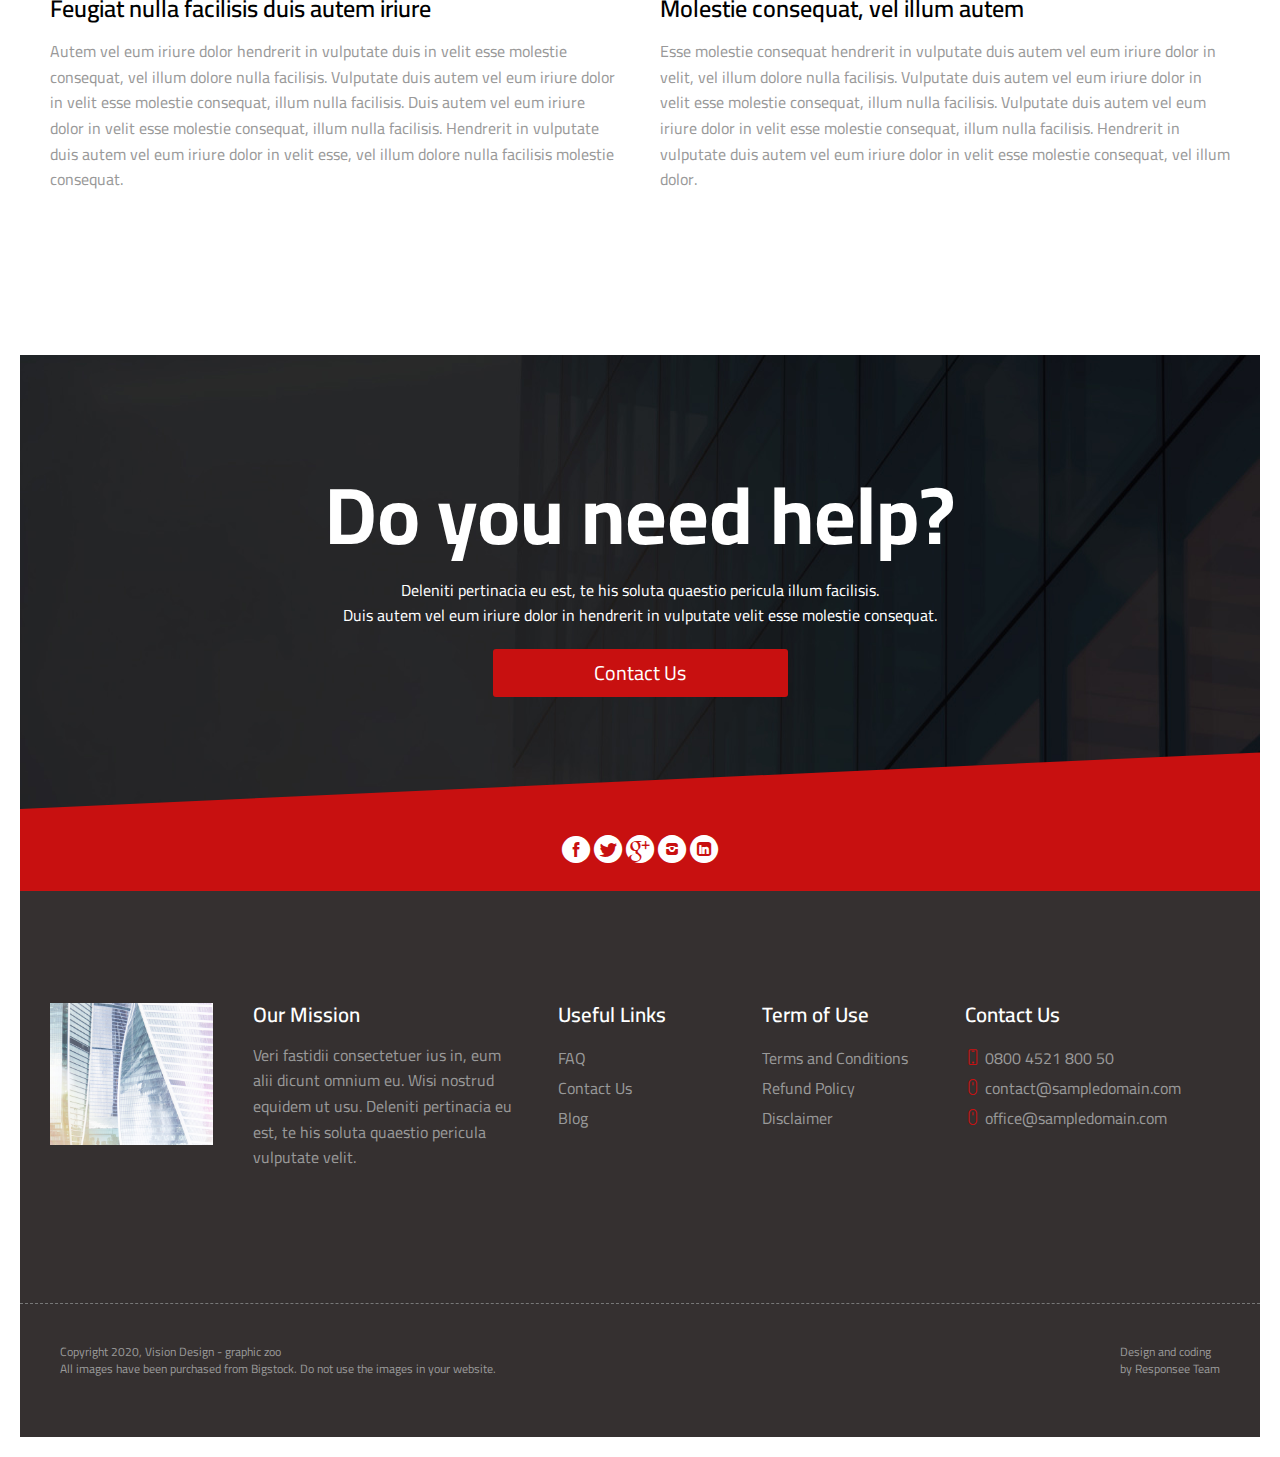
<file: our-services.html>
<!DOCTYPE html><html lang="en-US">  <head>    <meta charset="UTF-8">    <meta name="viewport" content="width=device-width, initial-scale=1.0" />    <title>Financer - New Amazing HTML5 Template</title>    <link rel="stylesheet" href="css/components.css">    <link rel="stylesheet" href="css/icons.css">    <link rel="stylesheet" href="css/responsee.css">    <link rel="stylesheet" href="owl-carousel/owl.carousel.css">    <link rel="stylesheet" href="owl-carousel/owl.theme.css">    <!-- CUSTOM STYLE -->          <link rel="stylesheet" href="css/template-style.css">    <link href="https://fonts.googleapis.com/css2?family=Cairo:wght@200;300;400;600;700&display=swap" rel="stylesheet">    <link href="https://fonts.googleapis.com/css2?family=Mrs+Saint+Delafield&display=swap" rel="stylesheet">      <script type="text/javascript" src="js/jquery-1.8.3.min.js"></script>    <script type="text/javascript" src="js/jquery-ui.min.js"></script>     </head>  <body class="size-1280 primary-color-red">    <!-- PREMIUM FEATURES BUTTON -->  	<a target="_blank" class="hide-s" href="../template/financer-premium-responsive-business-template/" style="position:fixed;top:140px;right:-14px;z-index:10;"><img src="img/premium-features.png" alt=""></a>        <!-- HEADER -->    <header role="banner" class="position-absolute">      <!-- Top Bar -->      <div class="top-bar full-width hide-s hide-m">        <div class="right">            <a href="tel:080055544444444" class="text-white text-primary-hover">more info: 0800 555 444</a> <span class="sep text-white">|</span> <a href="mailto:info@companyname.com" class="text-white text-primary-hover">write us: info@companyname.com</a>        </div>        </div>          <!-- Top Navigation -->      <nav class="background-transparent background-transparent-hightlight full-width sticky">        <div class="s-12 l-2">          <a href="index.html" class="logo">            <!-- Logo White Version -->            <img class="logo-white" src="img/logo.svg" alt="">            <!-- Logo Dark Version -->            <img class="logo-dark" src="img/logo-dark.svg" alt="">          </a>        </div>        <div class="top-nav s-12 l-10">                    <ul class="right chevron">            <li><a href="index.html">Home</a></li>            <li><a href="about-us.html">About</a></li>            <li><a>Products</a>              <ul>                <li><a>Products 1</a>                  <ul>                    <li><a>Products 1 A</a></li>                    <li><a>Products 1 B</a></li>                  </ul>                </li>                <li><a>Products 2</a></li>              </ul>            </li>            <li><a href="our-services.html">Our Services</a></li>            <li><a href="our-history.html">Our History</a></li>            <li><a href="gallery.html">Gallery</a></li>            <li><a href="contact.html">Contact</a></li>          </ul>        </div>      </nav>    </header>        <!-- MAIN -->    <main role="main">          <article>        <!-- Header -->        <header class="section-head background-image" style="background-image:url(img/parallax-04.jpg)">          <div class="line">              <h1 class="text-white text-s-size-30 text-m-size-40 text-l-size-50 text-size-70 headline">              Our Services            </h1>                    </div>          </header>                <!-- Section 1 -->        <section class="section">                <div class="line">            <div class="margin2x">                              <!-- Image 1 -->               <div class="s-12 m-6 l-6 margin-bottom-30">                  <!-- Photo -->                  <img src="img/img-02.jpg"/>                                                                                                                                                                                                                             <div class="margin-top">                                              <!-- Title -->                    <h3 class="text-strong">Hendrerit in vulputate duis autem molestie</h3>                    <p>                      Illum dolore nulla facilisis hendrerit in vulputate duis autem vel eum iriure dolor in velit esse molestie consequat, vel. Vulputate duis autem vel eum iriure dolor in velit esse molestie consequat, illum nulla.                      Vulputate duis autem vel eum iriure dolor in velit esse molestie consequat, illum nulla facilisis. Hendrerit in vulputate duis autem vel eum iriure dolor in velit esse molestie consequat, vel illum dolore nulla facilisis.                    </p>                                                                                                                                                                                                                                                                                                                                                                                                  </div>               </div>                              <!-- Image 2 -->               <div class="s-12 m-6 l-6 margin-bottom-30">                  <!-- Photo -->                  <img src="img/img-03.jpg"/>                                                                                                                                                                                                                             <div class="margin-top">                                              <!-- Title -->                    <h3 class="text-strong">Duis autem vel eum iriure dolor in hendrerit</h3>                    <p>                      Vulputate duis autem vel eum iriure dolor in velit esse molestie consequat, illum nulla facilisis. Hendrerit in vulputate duis autem vel eum iriure dolor in velit esse molestie consequat, vel illum dolore nulla facilisis.                       Illum dolore nulla facilisis hendrerit in vulputate duis autem vel eum iriure dolor in velit esse molestie consequat, vel. Vulputate duis autem vel eum iriure dolor in velit esse molestie consequat, illum nulla.                    </p>                                                                                                                                                                                                                                                                                                                                                                                                  </div>               </div>                              <!-- Image 3 -->               <div class="s-12 m-6 l-6 margin-bottom-30">                  <!-- Photo -->                  <img src="img/img-04.jpg"/>                                                                                                                                                                                                                             <div class="margin-top">                                              <!-- Title -->                    <h3 class="text-strong">Feugiat nulla facilisis duis autem iriure</h3>                    <p>                      Autem vel eum iriure dolor hendrerit in vulputate duis in velit esse molestie consequat, vel illum dolore nulla facilisis. Vulputate duis autem vel eum iriure dolor in velit esse molestie consequat, illum nulla facilisis.                      Duis autem vel eum iriure dolor in velit esse molestie consequat, illum nulla facilisis. Hendrerit in vulputate duis autem vel eum iriure dolor in velit esse, vel illum dolore nulla facilisis molestie consequat.                    </p>                                                                                                                                                                                                                                                                                                                                                                                                  </div>               </div>                              <!-- Image 4 -->               <div class="s-12 m-6 l-6 margin-bottom-30">                  <!-- Photo -->                  <img src="img/img-16.jpg"/>                                                                                                                                                                                                                             <div class="margin-top">                                              <!-- Title -->                    <h3 class="text-strong">Molestie consequat, vel illum autem</h3>                    <p>                      Esse molestie consequat hendrerit in vulputate duis autem vel eum iriure dolor in velit, vel illum dolore nulla facilisis. Vulputate duis autem vel eum iriure dolor in velit esse molestie consequat, illum nulla facilisis.                      Vulputate duis autem vel eum iriure dolor in velit esse molestie consequat, illum nulla facilisis. Hendrerit in vulputate duis autem vel eum iriure dolor in velit esse molestie consequat, vel illum dolor.                    </p>                                                                                                                                                                                                                                                                                                                                                                                                  </div>               </div>            </div>                                                                                                          </div>             </section>                 <!-- Section 2 -->        <section class="section background-image" style="background-image:url(img/parallax-06.jpg)">          <div class="line text-center">            <h2 class="text-white text-extra-strong text-size-80 text-m-size-40">Do you need help?</h2>            <p class="text-white">Deleniti pertinacia eu est, te his soluta quaestio pericula illum facilisis.<br> Duis autem vel eum iriure dolor in hendrerit in vulputate velit esse molestie consequat. </p>          </div>                      <div class="line">              <div class="s-12 m-12 l-3 center">              <a href="contact-1.html" class="s-12 button border-radius background-primary text-size-20 text-white">Contact Us</a>            </div>          </div>                      <!-- red full width arrow object -->          <img class="arrow-object" src="img/object-red.svg" alt="">        </section>      </article>      </main>        <!-- FOOTER -->    <footer>      <!-- Social -->      <div class="background-primary padding text-center">        <a href="/"><i class="icon-facebook_circle text-size-30 text-white"></i></a>         <a href="/"><i class="icon-twitter_circle text-size-30 text-white"></i></a>        <a href="/"><i class="icon-google_plus_circle text-size-30 text-white"></i></a>        <a href="/"><i class="icon-instagram_circle text-size-30 text-white"></i></a>         <a href="/"><i class="icon-linked_in_circle text-size-30 text-white"></i></a>                                                                             </div>      <!-- Main Footer -->      <section class="section background-dark">        <div class="line">           <div class="margin2x">            <div class="hide-s hide-m hide-l xl-2">               <img src="img/footer.jpg" alt="">            </div>            <div class="s-12 m-6 l-3 xl-3">               <h4 class="text-white text-strong">Our Mission</h4>               <p>                 Veri fastidii consectetuer ius in, eum alii dicunt omnium eu. Wisi nostrud equidem ut usu. Deleniti pertinacia eu est, te his soluta quaestio pericula vulputate velit.               </p>            </div>            <div class="s-12 m-6 l-3 xl-2">               <h4 class="text-white text-strong margin-m-top-30">Useful Links</h4>               <a class="text-primary-hover" href="sample-post-without-sidebar.html">FAQ</a><br>                     <a class="text-primary-hover" href="contact-1.html">Contact Us</a><br>               <a class="text-primary-hover" href="blog.html">Blog</a>            </div>            <div class="s-12 m-6 l-3 xl-2">               <h4 class="text-white text-strong margin-m-top-30">Term of Use</h4>               <a class="text-primary-hover" href="sample-post-without-sidebar.html">Terms and Conditions</a><br>               <a class="text-primary-hover" href="sample-post-without-sidebar.html">Refund Policy</a><br>               <a class="text-primary-hover" href="sample-post-without-sidebar.html">Disclaimer</a>            </div>            <div class="s-12 m-6 l-3 xl-3">               <h4 class="text-white text-strong margin-m-top-30">Contact Us</h4>                <a class="text-primary-hover" href="tel:0800452180050"><i class="icon-sli-screen-smartphone text-primary"></i> 0800 4521 800 50</a><br>                <a class="text-primary-hover" href="mailto:contact@sampledomain.com"><i class="icon-sli-mouse text-primary"></i> contact@sampledomain.com</a><br>                <a class="text-primary-hover" href="mailto:office@sampledomain.com"><i class="icon-sli-mouse text-primary"></i> office@sampledomain.com</a>            </div>          </div>          </div>          </section>      <div class="background-dark">        <hr class="break margin-top-bottom-0" style="border-color: #777;">      </div>      <!-- Bottom Footer -->      <section class="padding-2x background-dark full-width">        <div class="full-width">          <div class="s-12 l-6">            <p class="text-size-12 margin-bottom-0">Copyright 2020, Vision Design - graphic zoo</p>            <p class="text-size-12">All images have been purchased from Bigstock. Do not use the images in your website.</p>          </div>          <div class="s-12 l-6">            <a class="right text-size-12 text-primary-hover" href="https://www.myresponsee.com" title="Responsee - lightweight responsive framework">Design and coding<br> by Responsee Team</a>          </div>        </div>        </section>    </footer>    <script type="text/javascript" src="js/responsee.js"></script>    <script type="text/javascript" src="owl-carousel/owl.carousel.js"></script>    <script type="text/javascript" src="js/template-scripts.js"></script>       </body></html>
</file>
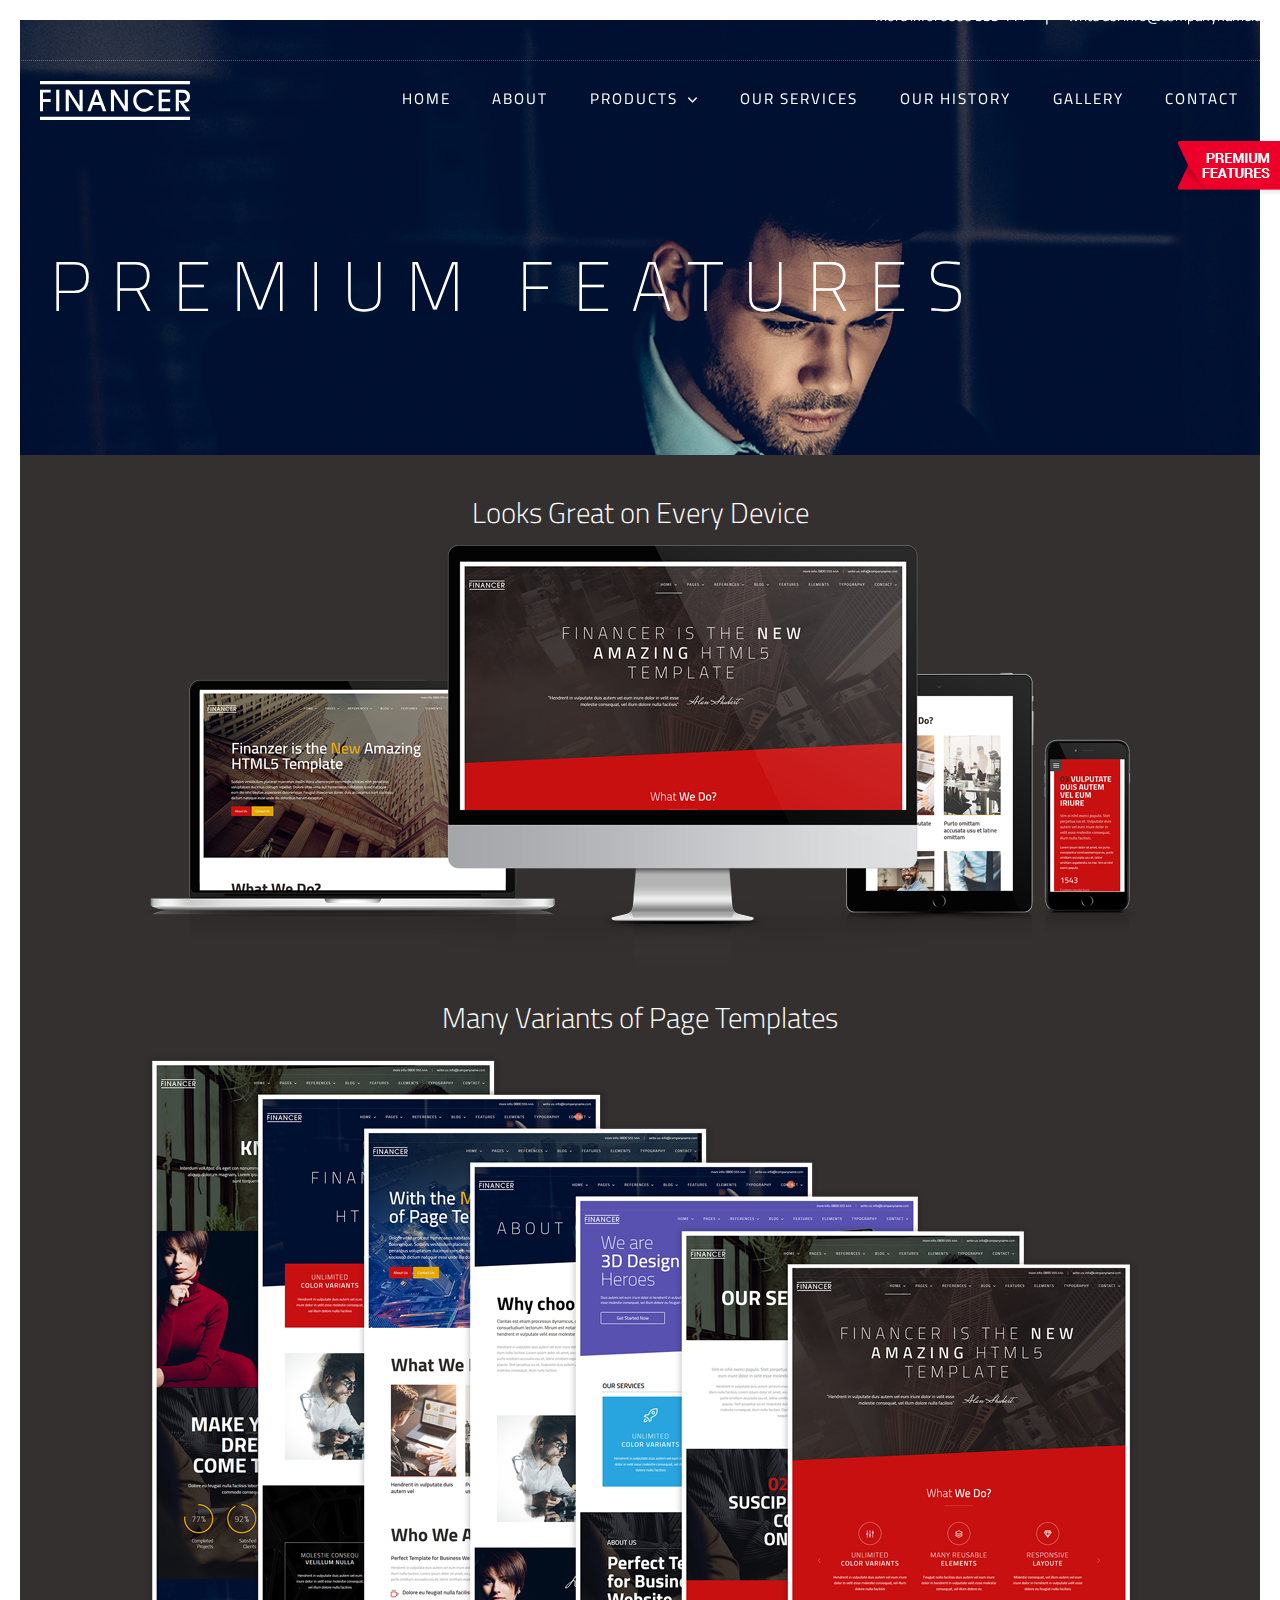
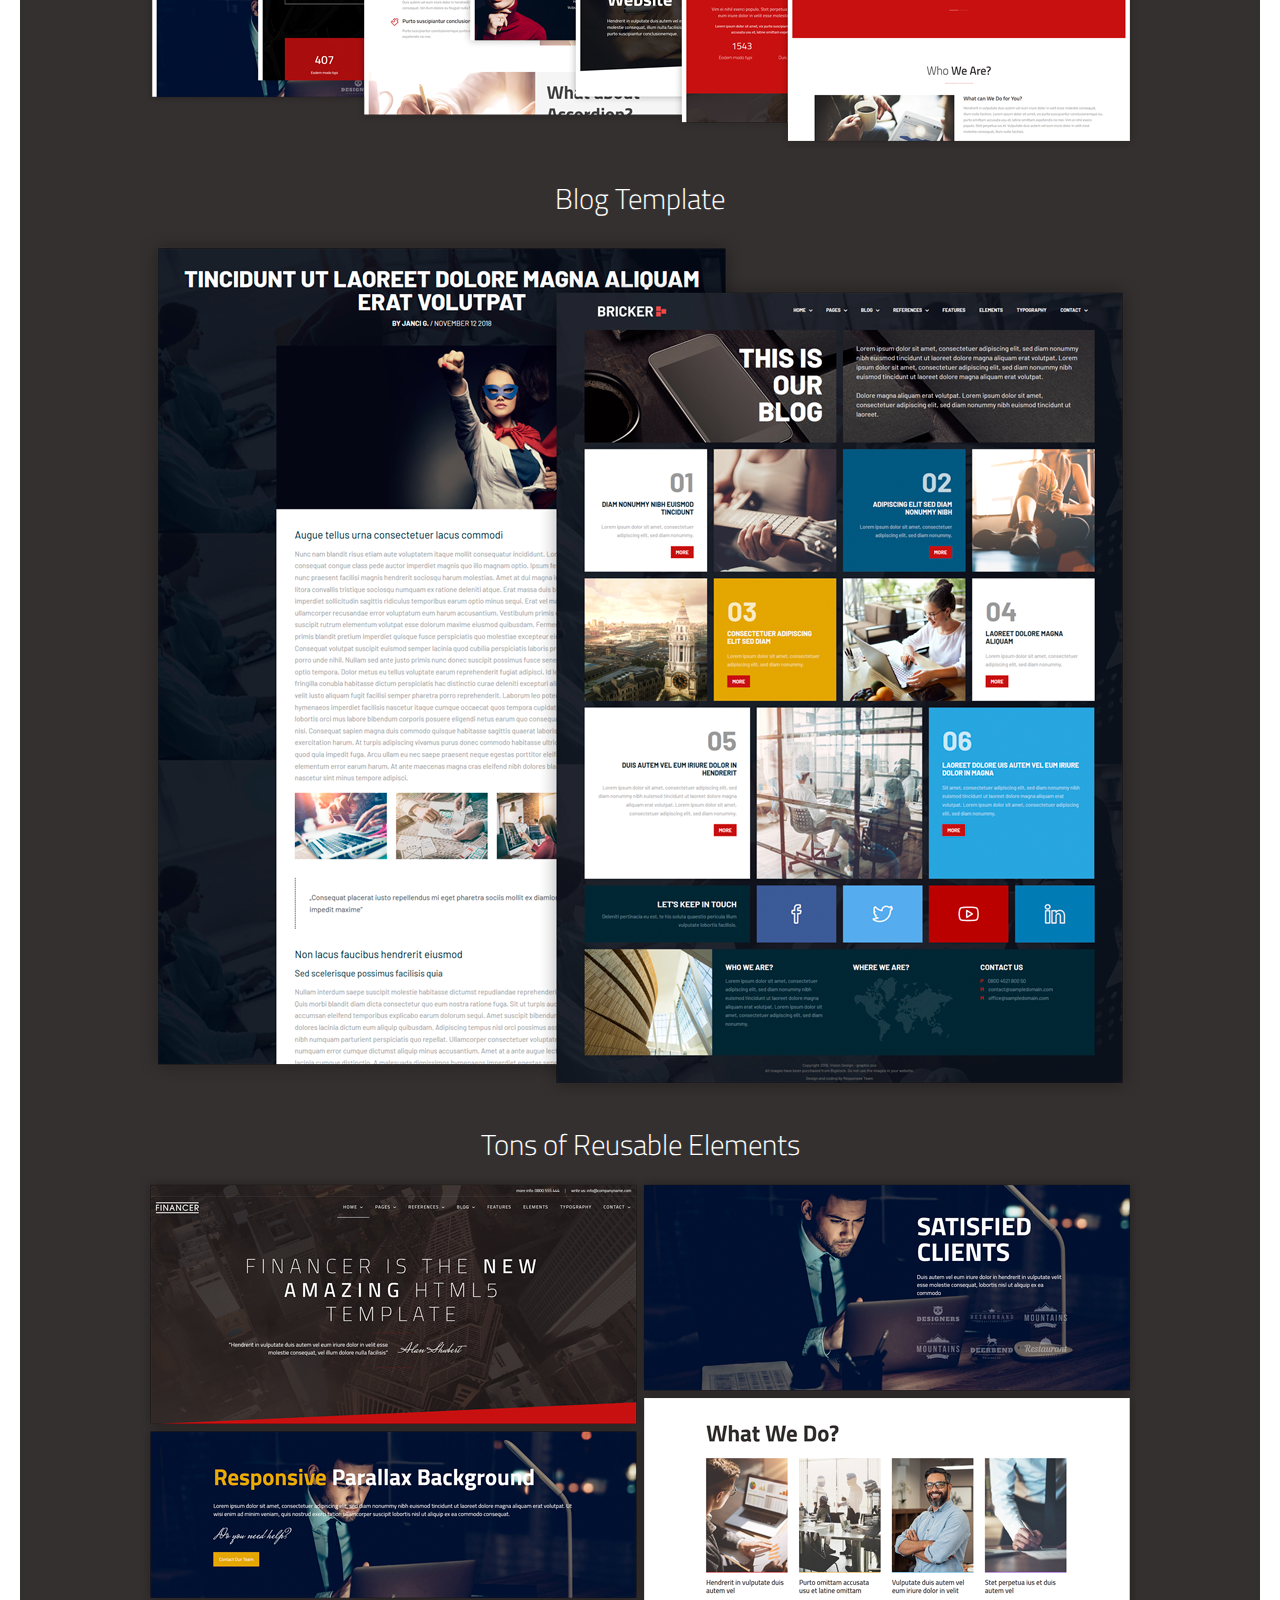
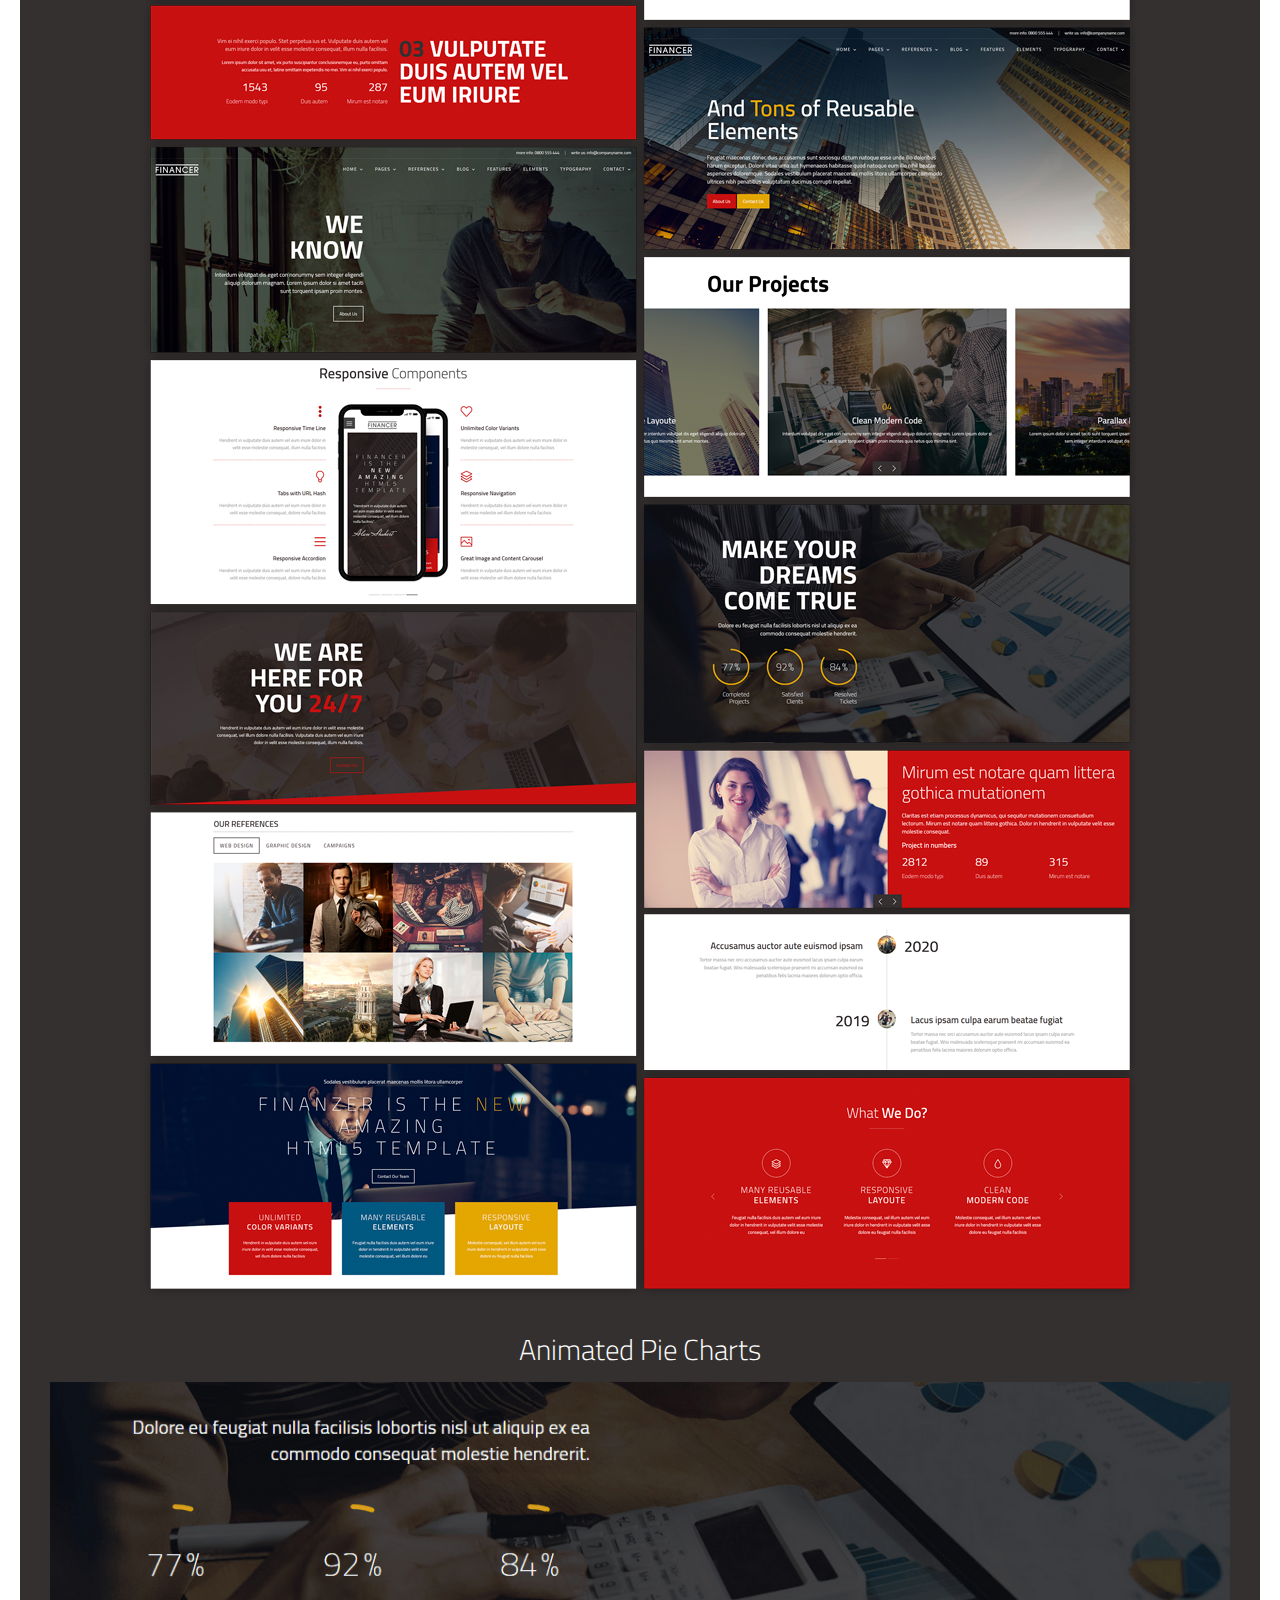
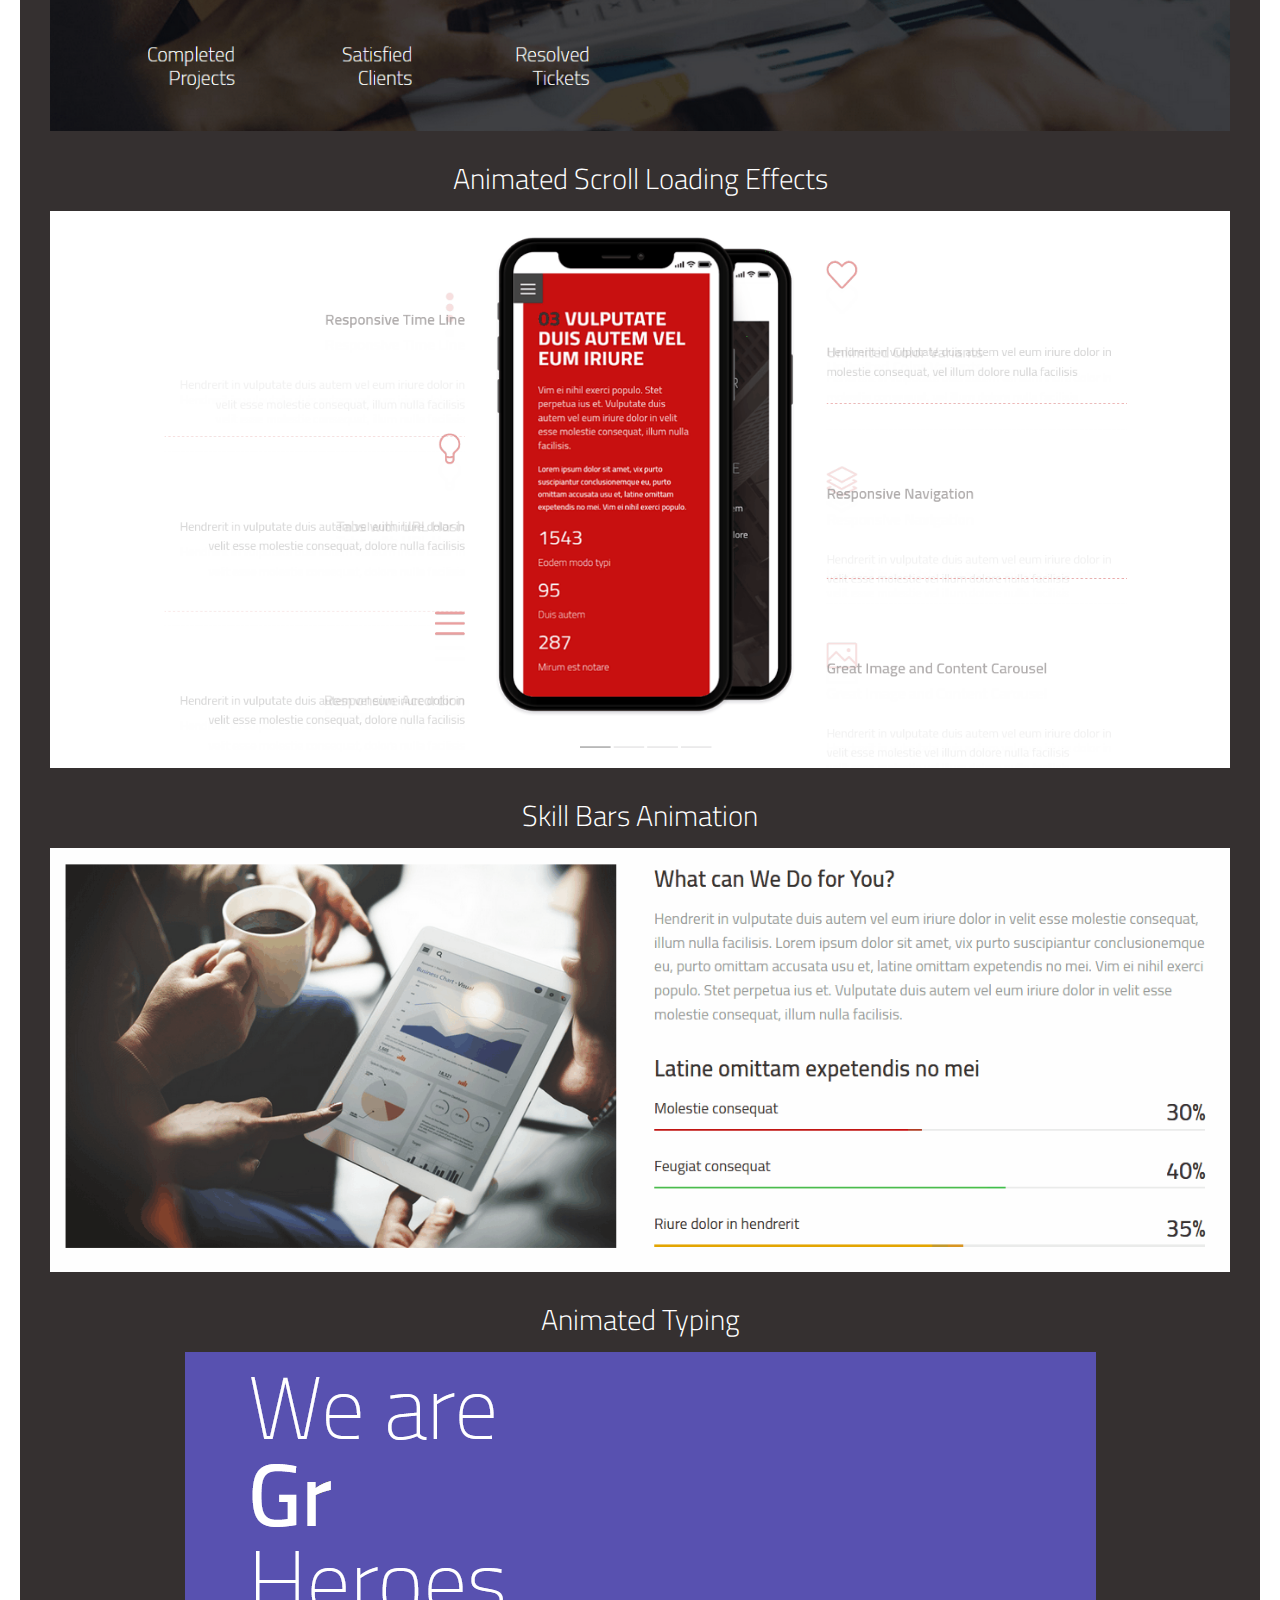
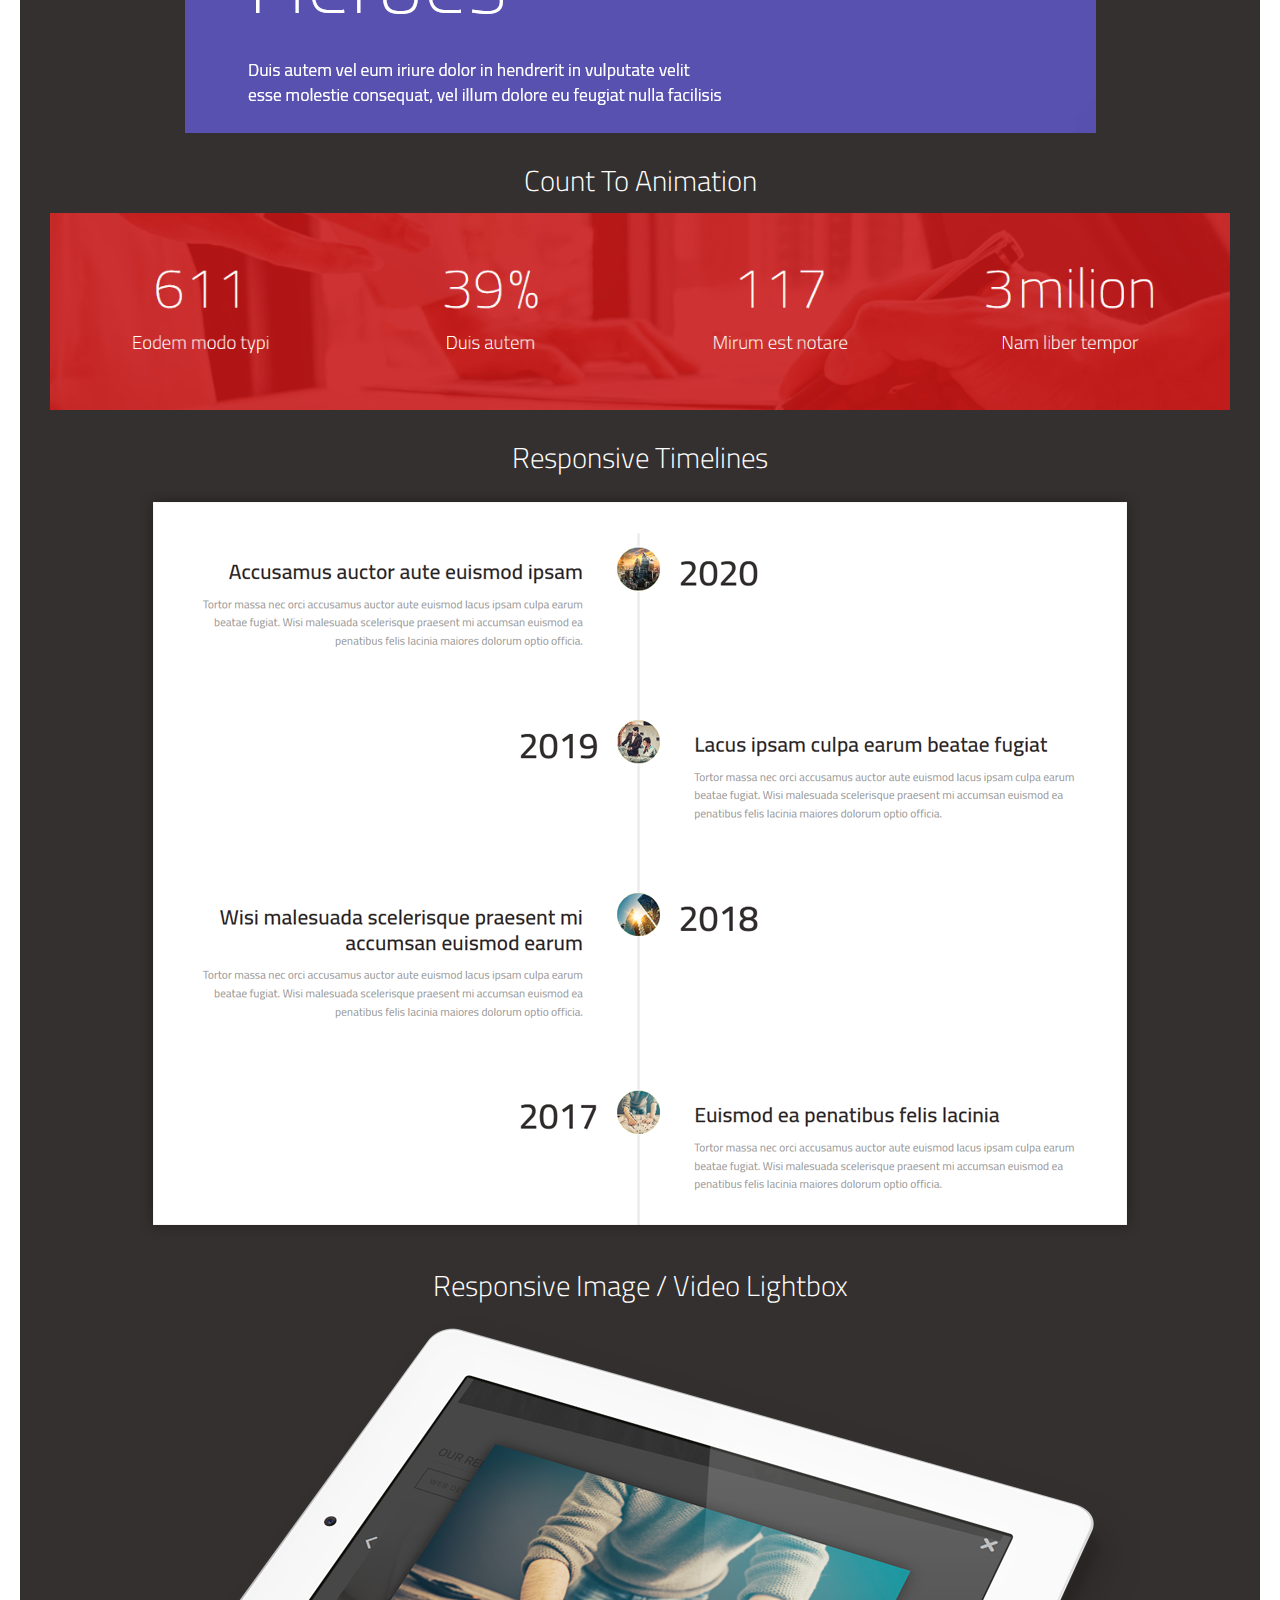
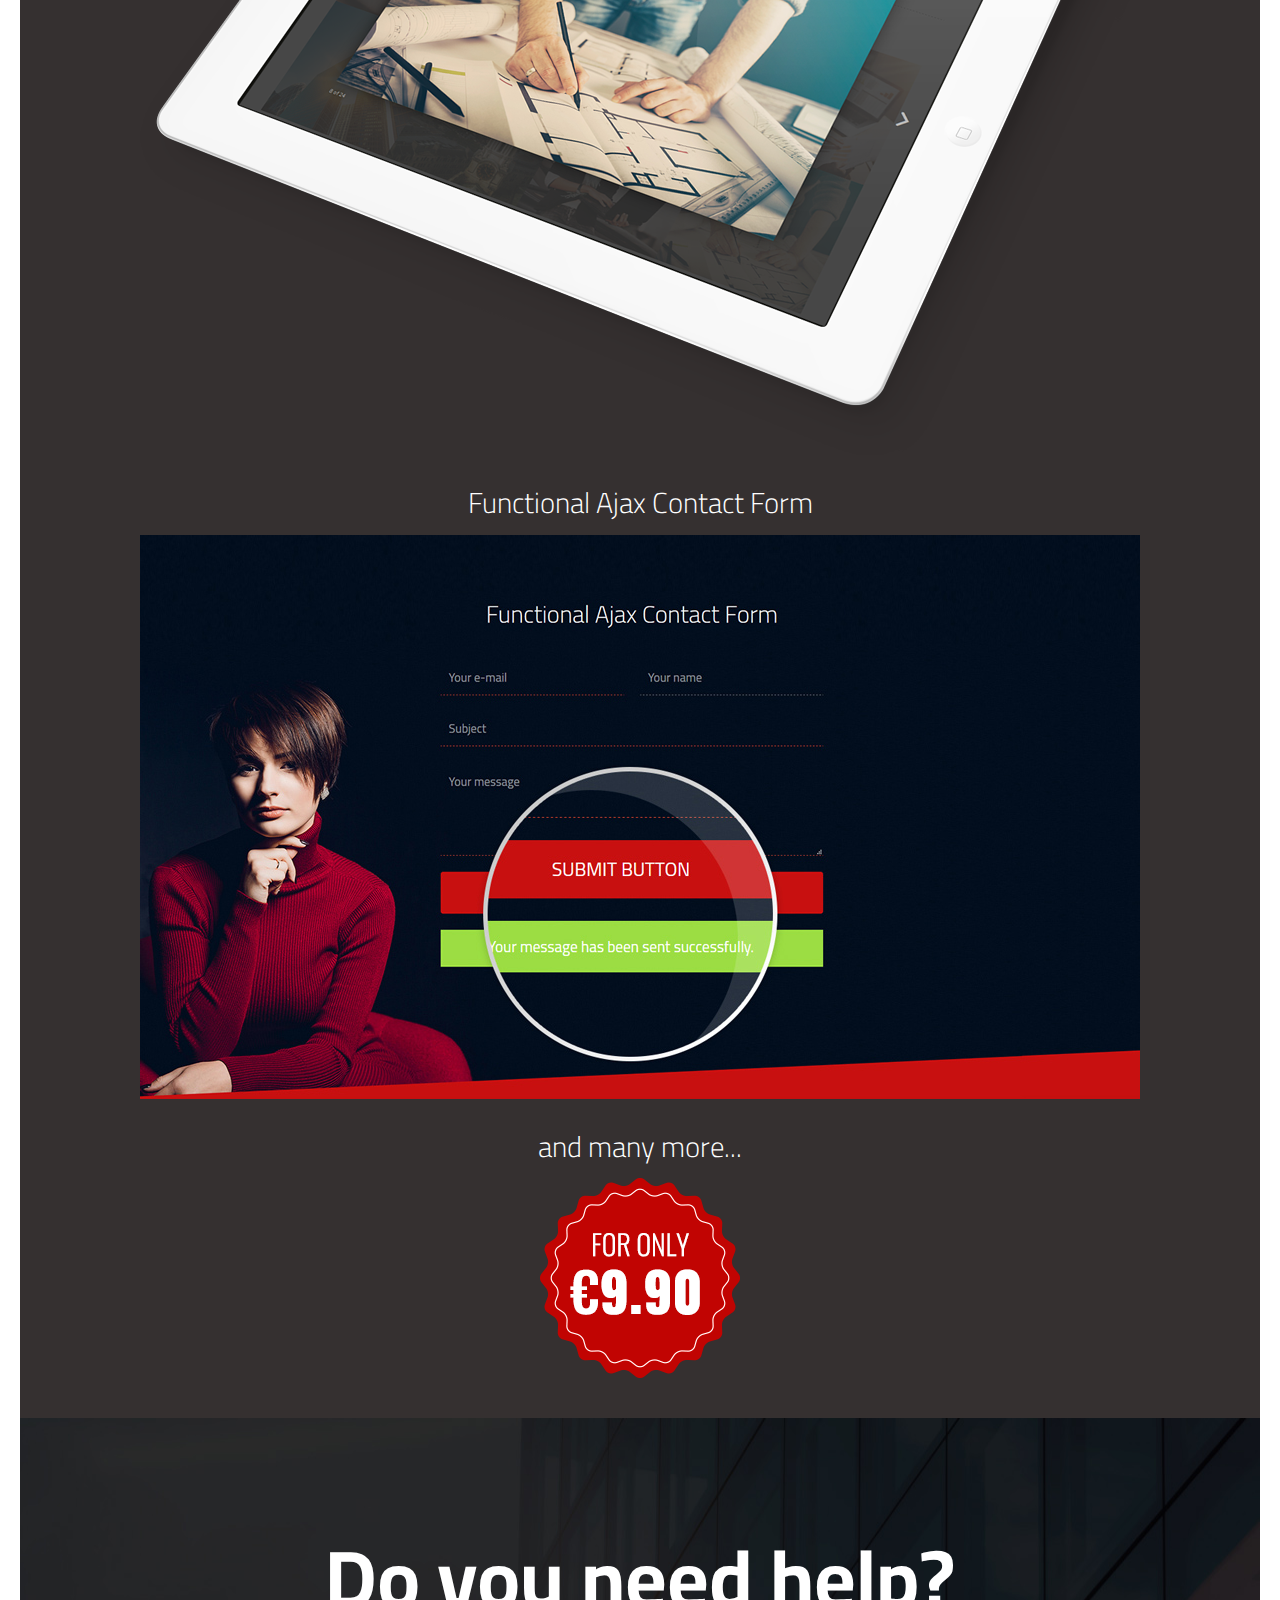
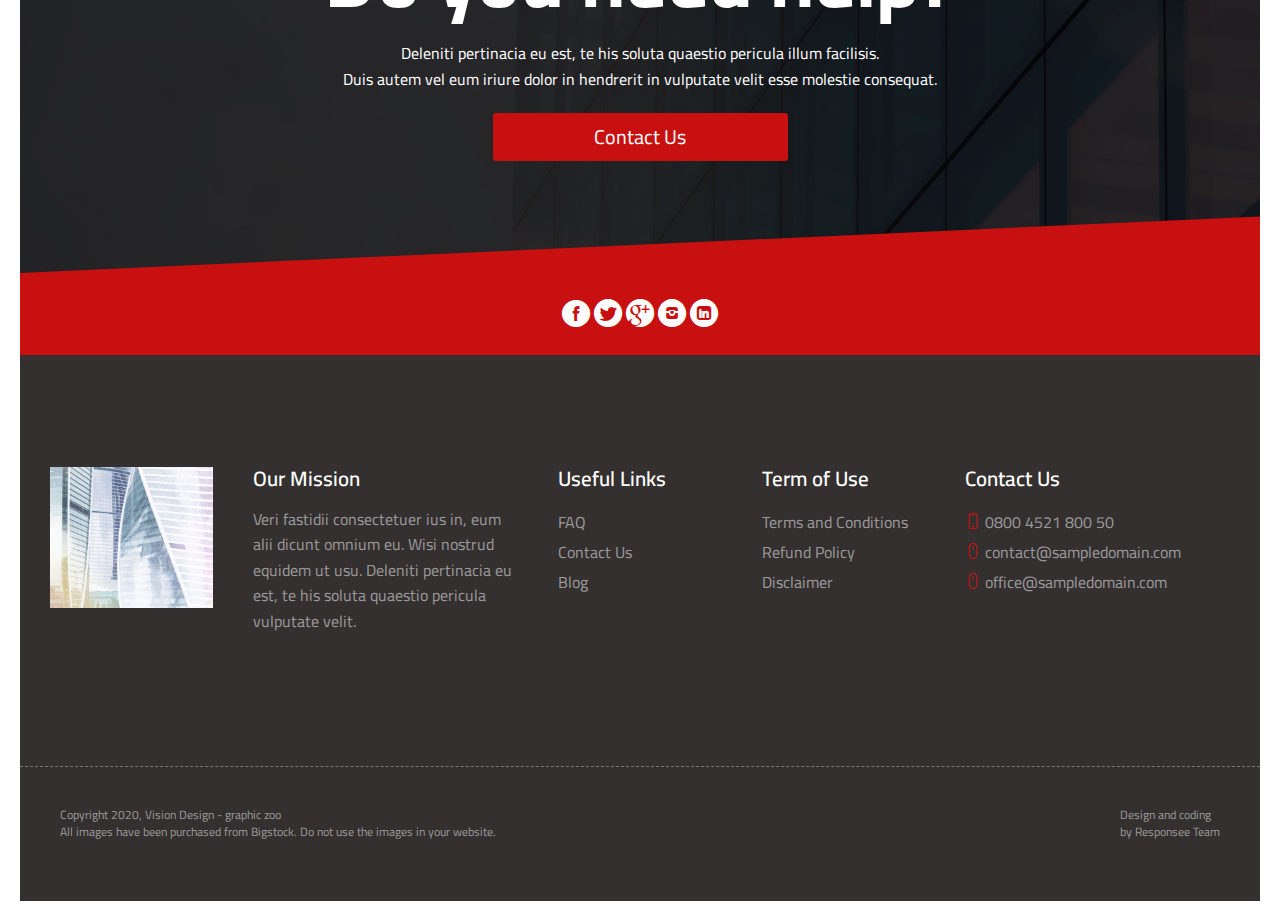
<file: premium.html>
<!DOCTYPE html><html lang="en-US">  <head>    <meta charset="UTF-8">    <meta name="viewport" content="width=device-width, initial-scale=1.0" />    <title>Financer - New Amazing HTML5 Template</title>    <link rel="stylesheet" href="css/components.css">    <link rel="stylesheet" href="css/icons.css">    <link rel="stylesheet" href="css/responsee.css">    <link rel="stylesheet" href="owl-carousel/owl.carousel.css">    <link rel="stylesheet" href="owl-carousel/owl.theme.css">    <!-- CUSTOM STYLE -->          <link rel="stylesheet" href="css/template-style.css">    <link href="https://fonts.googleapis.com/css2?family=Cairo:wght@200;300;400;600;700&display=swap" rel="stylesheet">    <link href="https://fonts.googleapis.com/css2?family=Mrs+Saint+Delafield&display=swap" rel="stylesheet">      <script type="text/javascript" src="js/jquery-1.8.3.min.js"></script>    <script type="text/javascript" src="js/jquery-ui.min.js"></script>     </head>  <body class="size-1280 primary-color-red">    <!-- PREMIUM FEATURES BUTTON -->  	<a target="_blank" class="hide-s" href="../template/financer-premium-responsive-business-template/" style="position:fixed;top:140px;right:-14px;z-index:10;"><img src="img/premium-features.png" alt=""></a>        <!-- HEADER -->    <header role="banner" class="position-absolute">      <!-- Top Bar -->      <div class="top-bar full-width hide-s hide-m">        <div class="right">            <a href="tel:080055544444444" class="text-white text-primary-hover">more info: 0800 555 444</a> <span class="sep text-white">|</span> <a href="mailto:info@companyname.com" class="text-white text-primary-hover">write us: info@companyname.com</a>        </div>        </div>          <!-- Top Navigation -->      <nav class="background-transparent background-transparent-hightlight full-width sticky">        <div class="s-12 l-2">          <a href="index.html" class="logo">            <!-- Logo White Version -->            <img class="logo-white" src="img/logo.svg" alt="">            <!-- Logo Dark Version -->            <img class="logo-dark" src="img/logo-dark.svg" alt="">          </a>        </div>        <div class="top-nav s-12 l-10">                    <ul class="right chevron">            <li><a href="index.html">Home</a></li>            <li><a href="about-us.html">About</a></li>            <li><a>Products</a>              <ul>                <li><a>Products 1</a>                  <ul>                    <li><a>Products 1 A</a></li>                    <li><a>Products 1 B</a></li>                  </ul>                </li>                <li><a>Products 2</a></li>              </ul>            </li>            <li><a href="our-services.html">Our Services</a></li>            <li><a href="our-history.html">Our History</a></li>            <li><a href="gallery.html">Gallery</a></li>            <li><a href="contact.html">Contact</a></li>          </ul>        </div>      </nav>    </header>        <!-- MAIN -->    <main role="main">          <article>        <!-- Header -->        <header class="section-head background-image" style="background-image:url(img/parallax-04.jpg)">          <div class="line">              <h1 class="text-white text-s-size-30 text-m-size-40 text-l-size-50 text-size-70 headline">              Premium Features            </h1>                    </div>          </header>                <!-- Section 1 -->        <section class="section-small-padding background-dark text-center">                <div class="line">            <h2>Looks Great on Every Device</h2>            <img src="img/financer-responsive-business-template.png" class="center" alt="" width="1000" height="425" />            <h2 class="margin-top-30">Many Variants of Page Templates</h2>            <img src="img/financer-templates.png" class="center" alt="" width="1000" height="702" />            <h2 class="margin-top-30">Blog Template</h2>            <img src="img/blog.png" class="center" alt="" width="1000" height="866" />            <h2 class="margin-top-30">Tons of Reusable Elements</h2>            <img src="img/financer-responsive-elements.png" class="center" alt="" width="1000" height="1726" />            <h2 class="margin-top-30">Animated Pie Charts</h2>            <img src="img/pie-charts.gif" class="center" alt="" width="1253" height="371" />            <h2 class="margin-top-30">Animated Scroll Loading Effects</h2>            <img src="img/content-animation.gif" class="center" alt="" width="1545" height="730" />            <h2 class="margin-top-30">Skill Bars Animation</h2>            <img src="img/skill-bars.gif" class="center" alt="" width="1367" height="492" />            <h2 class="margin-top-30">Animated Typing</h2>            <img src="img/typed.gif" class="center" alt="" width="911" height="381" />            <h2 class="margin-top-30">Count To Animation</h2>            <img src="img/count-to.gif" class="center" alt="" width="1367" height="229" />            <h2 class="margin-top-30">Responsive Timelines</h2>            <img src="img/responsive-timeline.png" class="center" alt="" width="1000" height="748" />            <h2 class="margin-top-30">Responsive Image / Video Lightbox</h2>            <img src="img/responsive-lightbox.png" class="center" alt="" width="1000" height="738" />            <h2 class="margin-top-30">Functional Ajax Contact Form</h2>            <img src="img/ajax-contact-form.jpg" class="center" width="1000" height="564" />            <h2 class="margin-top-30">and many more...</h2>            <img src="img/only-for-2.png" class="center" width="200" height="200" />          </div>                                                                                                            </section>                <!-- Section 2 -->         <section class="section background-image" style="background-image:url(img/parallax-06.jpg)">          <div class="line text-center">            <h2 class="text-white text-extra-strong text-size-80 text-m-size-40">Do you need help?</h2>            <p class="text-white">Deleniti pertinacia eu est, te his soluta quaestio pericula illum facilisis.<br> Duis autem vel eum iriure dolor in hendrerit in vulputate velit esse molestie consequat. </p>          </div>                      <div class="line">              <div class="s-12 m-12 l-3 center">              <a href="contact-1.html" class="s-12 button border-radius background-primary text-size-20 text-white">Contact Us</a>            </div>          </div>                      <!-- red full width arrow object -->          <img class="arrow-object" src="img/object-red.svg" alt="">        </section>      </article>      </main>        <!-- FOOTER -->    <footer>      <!-- Social -->      <div class="background-primary padding text-center">        <a href="/"><i class="icon-facebook_circle text-size-30 text-white"></i></a>         <a href="/"><i class="icon-twitter_circle text-size-30 text-white"></i></a>        <a href="/"><i class="icon-google_plus_circle text-size-30 text-white"></i></a>        <a href="/"><i class="icon-instagram_circle text-size-30 text-white"></i></a>         <a href="/"><i class="icon-linked_in_circle text-size-30 text-white"></i></a>                                                                             </div>      <!-- Main Footer -->      <section class="section background-dark">        <div class="line">           <div class="margin2x">            <div class="hide-s hide-m hide-l xl-2">               <img src="img/footer.jpg" alt="">            </div>            <div class="s-12 m-6 l-3 xl-3">               <h4 class="text-white text-strong">Our Mission</h4>               <p>                 Veri fastidii consectetuer ius in, eum alii dicunt omnium eu. Wisi nostrud equidem ut usu. Deleniti pertinacia eu est, te his soluta quaestio pericula vulputate velit.               </p>            </div>            <div class="s-12 m-6 l-3 xl-2">               <h4 class="text-white text-strong margin-m-top-30">Useful Links</h4>               <a class="text-primary-hover" href="sample-post-without-sidebar.html">FAQ</a><br>                     <a class="text-primary-hover" href="contact-1.html">Contact Us</a><br>               <a class="text-primary-hover" href="blog.html">Blog</a>            </div>            <div class="s-12 m-6 l-3 xl-2">               <h4 class="text-white text-strong margin-m-top-30">Term of Use</h4>               <a class="text-primary-hover" href="sample-post-without-sidebar.html">Terms and Conditions</a><br>               <a class="text-primary-hover" href="sample-post-without-sidebar.html">Refund Policy</a><br>               <a class="text-primary-hover" href="sample-post-without-sidebar.html">Disclaimer</a>            </div>            <div class="s-12 m-6 l-3 xl-3">               <h4 class="text-white text-strong margin-m-top-30">Contact Us</h4>                <a class="text-primary-hover" href="tel:0800452180050"><i class="icon-sli-screen-smartphone text-primary"></i> 0800 4521 800 50</a><br>                <a class="text-primary-hover" href="mailto:contact@sampledomain.com"><i class="icon-sli-mouse text-primary"></i> contact@sampledomain.com</a><br>                <a class="text-primary-hover" href="mailto:office@sampledomain.com"><i class="icon-sli-mouse text-primary"></i> office@sampledomain.com</a>            </div>          </div>          </div>          </section>      <div class="background-dark">        <hr class="break margin-top-bottom-0" style="border-color: #777;">      </div>      <!-- Bottom Footer -->      <section class="padding-2x background-dark full-width">        <div class="full-width">          <div class="s-12 l-6">            <p class="text-size-12 margin-bottom-0">Copyright 2020, Vision Design - graphic zoo</p>            <p class="text-size-12">All images have been purchased from Bigstock. Do not use the images in your website.</p>          </div>          <div class="s-12 l-6">            <a class="right text-size-12 text-primary-hover" href="https://www.myresponsee.com" title="Responsee - lightweight responsive framework">Design and coding<br> by Responsee Team</a>          </div>        </div>        </section>    </footer>    <script type="text/javascript" src="js/responsee.js"></script>    <script type="text/javascript" src="owl-carousel/owl.carousel.js"></script>    <script type="text/javascript" src="js/template-scripts.js"></script>       </body></html>
</file>
<file: css/components.css>
/*
 * Components CSS - v7 - 2020-09-30
 * https://www.myresponsee.com
 * Copyright 2020, Vision Design - graphic zoo
 * Free to use under the MIT license.
 * 
 * Components CSS includes Tabs, Custom forms, Tooltips, Buttons, Timelines, Modals, Accordions
*/
/* Tabs */
.tab-item {
  background: none repeat scroll 0 0 #fff;
  display: none;
  padding: 1.25rem 0;
}
.tab-item.tab-active {
  display: block;
}
.tab-content > .tab-label {
  display: none;
}
.tab-nav > .tab-label {
  float:left;
}
a.tab-label, a.tab-label:link, a.tab-label:visited, a.tab-label:hover {
  background: none repeat scroll 0 0 #262626;
  color: #fff;
  margin-right: 1px;
  padding: 0.625rem 1.25rem;
  transition: background 0.20s linear 0s;
  -o-transition: background 0.20s linear 0s;
  -ms-transition: background 0.20s linear 0s;
  -moz-transition: background 0.20s linear 0s;
  -webkit-transition: background 0.20s linear 0s;
}
a.tab-label:hover,a.tab-label.active-btn {
  background: none repeat scroll 0 0 #999;
}
.tab-label.active-btn {
  cursor: default;
}
.tab-content {
  text-align: left;
}
@media screen and (max-width:768px) {    
  .tab-nav > .tab-label {
    margin: 0.5px 0;
    width: 100%;
  }
}
/* Custom forms */
form.customform input, form.customform select, form.customform textarea, form.customform button {
 font-size:0.9rem;
 font-family:inherit;
 margin-bottom:1.25rem;
} 
form.customform input, form.customform select {height: 2.7rem;}
form.customform input, form.customform textarea, form.customform select { 
 background: none repeat scroll 0 0 #F5F5F5;
 transition: background 0.20s linear 0s;
 -o-transition: background 0.20s linear 0s;
 -ms-transition: background 0.20s linear 0s;
 -moz-transition: background 0.20s linear 0s;
 -webkit-transition: background 0.20s linear 0s;
}
form.customform input:hover, form.customform textarea:hover, form.customform select:hover, form.customform input:focus, form.customform textarea:focus, form.customform select:focus {background: none repeat scroll 0 0 #fff;}
form.customform input, form.customform textarea, form.customform select {
 background: none repeat scroll 0 0 #F5F5F5;
 border: 1px solid #E0E0E0;
 padding: 0.625rem;
 width: 100%;
}
form.customform input[type="file"] {
 border: 1px solid #E0E0E0;
 height: auto;
 max-height: 2.7rem;
 min-height: 2.7rem;
 padding: 0.4rem;
 width: 100%;
}
form.customform input[type="radio"], form.customform input[type="checkbox"] {
 margin-right: 0.625rem;
 width:auto;
 padding:0;
 height:auto;
}
form.customform option {padding: 0.625rem;}
form.customform select[multiple="multiple"] {height: auto;}
form.customform button {
 width: 100%;
 background: none repeat scroll 0 0 #152732;
 border: 0 none;
 color: #fff;
 height: 2.7rem;
 padding: 0.625rem;
 cursor:pointer;
 width: 100%;
 transition: background 0.20s linear 0s;
 -o-transition: background 0.20s linear 0s;
 -ms-transition: background 0.20s linear 0s;
 -moz-transition: background 0.20s linear 0s;
 -webkit-transition: background 0.20s linear 0s;
}
/* Tooltip */
a.tooltip-container,.tooltip-container {
  border-bottom:1px dotted;
  border-bottom-color: color;
  cursor: help;
  font-weight: 600;
}
a .tooltip-content,.tooltip-content {
  background: #152732 none repeat scroll 0 0;
  color: #fff!important;
  border-radius: 3px;
  display: none;
  font-size: 0.8rem;
  font-weight: normal;
  line-height: 1.3rem;
  margin-top: -1.25rem;
  max-width: 300px;
  padding: 0.625rem;
  position: absolute;
  z-index: 10;
}
.tooltip-content::after {
  border-left: 9px solid transparent;
  border-right: 9px solid transparent;
  border-top: 7px solid #152732;
  bottom: -5px;
  clear: both;
  content: "";
  height: 0;
  left: 50%;
  margin-left: -5px;
  position: absolute;
  width: 0;
}
a.tooltip-content.tooltip-bottom,.tooltip-content.tooltip-bottom {
  margin-top: 1.25rem;
}
.tooltip-content.tooltip-bottom::after {
  border-left: 9px solid transparent;
  border-right: 9px solid transparent;
  border-top: 0;
  border-bottom: 7px solid #152732;
  top: -5px;
}
/* Buttons */
.button,a.button,a.button:link,a.button:active,a.button:visited {
  background: #777 none repeat scroll 0 0;
  border: 0;
  color: #fff;
  cursor: pointer;
  display: inline-block;
  font-size: 0.85rem;
  padding: 0.825rem 1rem;
  text-align: center;
  transition: all 0.20s linear 0s;
  -o-transition: all 0.20s linear 0s;
  -ms-transition: all 0.20s linear 0s;
  -moz-transition: all 0.20s linear 0s;
  -webkit-transition: all 0.20s linear 0s;
}
.button.rounded-btn {
  border-radius: 4px;
}
.button.rounded-full-btn {
  border-radius: 100px;
}
.button:hover {
  box-shadow: 0 0 10px 100px rgba(255,255,255,0.15) inset;
  color: #fff;
}
.button.secondary-btn,a.button.secondary-btn,a.button.secondary-btn:link,a.button.secondary-btn:active,a.button.secondary-btn:visited {
  background: #444 none repeat scroll 0 0;
}
.button.cancel-btn,a.button.cancel-btn,a.button.cancel-btn:link,a.button.cancel-btn:active,a.button.cancel-btn:visited {
  background: #dc003a none repeat scroll 0 0;
}
.button.submit-btn,a.button.submit-btn,a.button.submit-btn:link,a.button.submit-btn:active,a.button.submit-btn:visited {
  background: #b4bf04 none repeat scroll 0 0;
}
.button.reload-btn,a.button.reload-btn,a.button.reload-btn:link,a.button.reload-btn:active,a.button.reload-btn:visited {
  background: #ff9800 none repeat scroll 0 0;
}
.button.disabled-btn {
  cursor: not-allowed!important;
  opacity: 0.2;
}
.button i {
  background: rgba(0, 0, 0, 0.1) none repeat scroll 0 0;
  border-radius: 27px;
  color: #fff!important;
  display: inline-block;
  font-size: 0.8rem;
  height: 27px;
  line-height: 27px;
  margin-right: 5px;
  width: 27px;
  transition: all 0.20s linear 0s;
  -o-transition: all 0.20s linear 0s;
  -ms-transition: all 0.20s linear 0s;
  -moz-transition: all 0.20s linear 0s;
  -webkit-transition: all 0.20s linear 0s;
}
.button:hover > i {
  background: rgba(0, 0, 0, 0.06) none repeat scroll 0 0;
}
.grid .button {
  width: 100%;
}
/* Accordion */
.accordion-title { 
  font-size: 1.1rem;
  padding: 15px;
  cursor: pointer;
  transition: background 0.2s;
  margin: 5px 0;
  border-radius: 3px;
  font-size: 1.2rem;
  color: #152732;
  background: #eee;
}
.accordion-content {
  display: none;
  padding: 15px;
  border: 1px solid #eee;
}
.accordion-title::before {
  content: "\f005";
  font-family: "mfg";
  margin-right: 10px;
  font-size: 12px;
  width: 17px;
  height: 17px;
  line-height: 15px;
  text-align: center;
  border-radius: 17px;
  display: inline-block;
  color: #fff;
  position: relative;
  top: -1px;
  border: 2px solid #fff;
  transform: rotate(0deg);
  transition:all 0.2s ease-in-out;
  -moz-transition:all 0.2s ease-in-out;
  -webkit-transition:all 0.2s ease-in-out;
}
.active-accordion-section > .accordion-title::before {
  transform: rotate(180deg);
}
/* Modal */
.modal {
  display: none;
  margin-top: -100%;    
  background: #fff;
  padding: 20px;
  height: auto;
  position: absolute;
  z-index: 2;
  transition:all 0.3s ease-in-out;
  -moz-transition:all 0.3s ease-in-out;
  -webkit-transition:all 0.3s ease-in-out;
}
.modal.active-modal {
  margin-top: 0;
  width: 100%;
}
.modal-content {
  position: relative;
  width: 100%;
  max-width: 1140px;
  margin: 0 auto;
  clear: left;
  overflow-x: hidden;
  height: 100%;
  overflow-y: auto;
}
.modal-content::after {
  clear:both;
  content: ".";
  display:block;
  height:0;
  line-height:0;
  overflow:hidden;
  visibility:hidden;
}
.modal-wrap {
  background: rgba(0,0,0,0.6);
  position: fixed;
  top: 0;
  bottom: 0;
  left: 0;
  right: 0;
  padding: 20px;  
  z-index: 1000;
}
body.modal-active {
  overflow: hidden !important;
}
.modal-close-button, .modal-button  {
  cursor: pointer;
}
.modal-close {
  position: fixed;
  cursor: pointer;
  top: 0;
  bottom: 0;
  left: 0;
  right: 0;
  z-index: 1;
}
.modal-close-icon i {
  color: #ccc;
  font-size: 17px;
}
.modal-close-icon {
  position: absolute;
  right: 10px;
  top: 6px;
  cursor: pointer;
}
/* Timeline */
.timeline-container {
  width: 100%;
  margin: 0 auto;
  position: relative;
  padding: 20px 0;
}
.timeline-container::before {
  content: '';
  position: absolute;
  top: 0;
  left: 18px;
  height: 100%;
  width: 4px;
  background: #eeeeee;
}
@media only screen and (min-width: 1170px) {
  .timeline-container::before {
    left: 50%;
    margin-left: -2px;
  }
}
.timeline-block {
  position: relative;
  margin: 2rem 0;
  clear: both;
}
.timeline-block:after {
  clear:both;
  content: ".";
  display:block;
  height:0;
  line-height:0;
  overflow:hidden;
  visibility:hidden;
}
.timeline-block:first-child {
  margin-top: 0;
}
.timeline-block:last-child {
  margin-bottom: 0;
}
@media only screen and (min-width: 1170px) {
  .timeline-block {
    margin: 4em 0;
  }
  .timeline-block:first-child {
    margin-top: 0;
  }
  .timeline-block:last-child {
    margin-bottom: 0;
  }
}
.timeline-icon {
  background: #B4BF04;	
  position: absolute;
  top: 0;
  left: 0;
  width: 40px;
  height: 40px;
  border-radius: 50%;
  line-height: 40px;
  text-align: center;
}
.timeline-icon i {
  color: #fff;
  font-size: 1rem;
}
@media only screen and (min-width: 1141px) {
  .timeline-icon {
    width: 60px;
    height: 60px;
    left: 50%;
    margin-left: -30px;
    line-height: 60px;
  }
  .timeline-icon i {
    font-size: 2rem;
  }
}
.timeline-content {
  position: relative;
  margin-left: 60px;
  background: #f5f5f5;
  border-radius: 0.25rem;
  padding: 1em;
  text-align: left;
}
.timeline-content:after {
  content: "";
  display: table;
  clear: both;
}
.timeline-content .timeline-date {
  display: inline-block;
  float: left;
  font-size: 1.5rem;
  color: #333;
}
.timeline-content::before {
  content: '';
  position: absolute;
  top: 16px;
  right: 100%;
  height: 0;
  width: 0;
  border: 11px solid transparent;
  border-right: 11px solid #f5f5f5;
}
.timeline-icon img {
  top: 0px;
  min-height: 100%;
  min-width: 100%;
  width: auto;
}
.timeline-icon {
  overflow: hidden;
}
@media only screen and (min-width: 1141px) {
  .timeline-content {
    margin-left: 0;
    padding: 15px;
    width: 45%;
    text-align: right;
  }
  .timeline-content .timeline-date {
    position: absolute;
    width: 100%;
    left: 121%;
    top: 0;
    text-align: left;
  }
  .timeline-content::before {
    left: 100%;
    border-left: 11px solid #f5f5f5;
    border-right: 0;
  }
  .timeline-block:nth-child(even) .timeline-content {
    float: right;
    text-align: left;
  }
  .timeline-block:nth-child(even) .timeline-content::before {
    top: 24px;
    left: auto;
    right: 100%;
    border-color: transparent;   
    border-right: 11px solid #f5f5f5;
  }
  .timeline-block:nth-child(even) .timeline-content .timeline-date {
    left: auto;
    right: 121%;
    text-align: right;
  } 
}
</file>
<file: css/icons.css>
/* Icon font - MFG labs */
@font-face {
  font-family: 'mfg';
    src: url('../font/mfglabsiconset-webfont.eot');
    src: url('../font/mfglabsiconset-webfont.svg#mfg_labs_iconsetregular') format('svg'),
   		   url('../font/mfglabsiconset-webfont.eot?#iefix') format('embedded-opentype'),
         url('../font/mfglabsiconset-webfont.woff') format('woff'),
         url('../font/mfglabsiconset-webfont.ttf') format('truetype');
    font-weight: normal;
    font-style: normal;
}

.icon-cloud,
.icon-at,
.icon-plus,
.icon-minus,
.icon-arrow_up,
.icon-arrow_down,
.icon-arrow_right,
.icon-arrow_left,
.icon-chevron_down,
.icon-chevron_up,
.icon-chevron_right,
.icon-chevron_left,
.icon-reorder,
.icon-list,
.icon-reorder_square,
.icon-reorder_square_line,
.icon-coverflow,
.icon-coverflow_line,
.icon-pause,
.icon-play,
.icon-step_forward,
.icon-step_backward,
.icon-fast_forward,
.icon-fast_backward,
.icon-cloud_upload,
.icon-cloud_download,
.icon-data_science,
.icon-data_science_black,
.icon-globe,
.icon-globe_black,
.icon-math_ico,
.icon-math,
.icon-math_black,
.icon-paperplane_ico,
.icon-paperplane,
.icon-paperplane_black,
.icon-color_balance,
.icon-star,
.icon-star_half,
.icon-star_empty,
.icon-star_half_empty,
.icon-reload,
.icon-heart,
.icon-heart_broken,
.icon-hashtag,
.icon-reply,
.icon-retweet,
.icon-signin,
.icon-signout,
.icon-download,
.icon-upload,
.icon-placepin,
.icon-display_screen,
.icon-tablet,
.icon-smartphone,
.icon-connected_object,
.icon-lock,
.icon-unlock,
.icon-camera,
.icon-isight,
.icon-video_camera,
.icon-random,
.icon-message,
.icon-discussion,
.icon-calendar,
.icon-ringbell,
.icon-movie,
.icon-mail,
.icon-pen,
.icon-settings,
.icon-measure,
.icon-vector,
.icon-vector_pen,
.icon-mute_on,
.icon-mute_off,
.icon-home,
.icon-sheet,
.icon-arrow_big_right,
.icon-arrow_big_left,
.icon-arrow_big_down,
.icon-arrow_big_up,
.icon-dribbble_circle,
.icon-dribbble,
.icon-facebook_circle,
.icon-facebook,
.icon-git_circle_alt,
.icon-git_circle,
.icon-git,
.icon-octopus,
.icon-twitter_circle,
.icon-twitter,
.icon-google_plus_circle,
.icon-google_plus,
.icon-linked_in_circle,
.icon-linked_in,
.icon-instagram,
.icon-instagram_circle,
.icon-mfg_icon,
.icon-xing,
.icon-xing_circle,
.icon-mfg_icon_circle,
.icon-user,
.icon-user_male,
.icon-user_female,
.icon-users,
.icon-file_open,
.icon-file_close,
.icon-file_alt,
.icon-file_close_alt,
.icon-attachment,
.icon-check,
.icon-cross_mark,
.icon-cancel_circle,
.icon-check_circle,
.icon-magnifying,
.icon-inbox,
.icon-clock,
.icon-stopwatch,
.icon-hourglass,
.icon-trophy,
.icon-unlock_alt,
.icon-lock_alt,
.icon-arrow_doubled_right,
.icon-arrow_doubled_left,
.icon-arrow_doubled_down,
.icon-arrow_doubled_up,
.icon-link,
.icon-warning,
.icon-warning_alt,
.icon-magnifying_plus,
.icon-magnifying_minus,
.icon-white_question,
.icon-black_question,
.icon-stop,
.icon-share,
.icon-eye,
.icon-trash_can,
.icon-hard_drive,
.icon-information_black,
.icon-information_white,
.icon-printer,
.icon-letter,
.icon-soundcloud,
.icon-soundcloud_circle,
.icon-anchor,
.icon-female_sign,
.icon-male_sign,
.icon-joystick,
.icon-high_voltage,
.icon-fire,
.icon-newspaper,
.icon-chart,
.icon-spread,
.icon-spinner_1,
.icon-spinner_2,
.icon-chart_alt,
.icon-label,
.icon-brush,
.icon-refresh,
.icon-node,
.icon-node_2,
.icon-node_3,
.icon-link_2_nodes,
.icon-link_3_nodes,
.icon-link_loop_nodes,
.icon-node_size,
.icon-node_color,
.icon-layout_directed,
.icon-layout_radial,
.icon-layout_hierarchical,
.icon-node_link_direction,
.icon-node_link_short_path,
.icon-node_cluster,
.icon-display_graph,
.icon-node_link_weight,
.icon-more_node_links,
.icon-node_shape,
.icon-node_icon,
.icon-node_text,
.icon-node_link_text,
.icon-node_link_color,
.icon-node_link_shape,
.icon-credit_card,
.icon-disconnect,
.icon-graph,
.icon-new_user {
  font-family: 'mfg';
  font-style: normal;
  font-variant: normal;
  font-weight: normal;
  color:#e3e3e3;
  speak: none; 
  text-transform: none;
  /* Better Font Rendering =========== */
  -webkit-font-smoothing: antialiased;
  -moz-osx-font-smoothing: grayscale;
}
.icon2x {font-size: 2rem;}
.icon3x {font-size: 3rem;}

.icon-cloud:before { content: "\2601"; }
.icon-at:before { content: "\0040"; }
.icon-plus:before { content: "\002B"; }
.icon-minus:before { content: "\2212"; }
.icon-arrow_up:before { content: "\2191"; }
.icon-arrow_down:before { content: "\2193"; }
.icon-arrow_right:before { content: "\2192"; }
.icon-arrow_left:before { content: "\2190"; }
.icon-chevron_down:before { content: "\f004"; }
.icon-chevron_up:before { content: "\f005"; }
.icon-chevron_right:before { content: "\f006"; }
.icon-chevron_left:before { content: "\f007"; }
.icon-reorder:before { content: "\f008"; }
.icon-list:before { content: "\f009"; }
.icon-reorder_square:before { content: "\f00a"; }
.icon-reorder_square_line:before { content: "\f00b"; }
.icon-coverflow:before { content: "\f00c"; }
.icon-coverflow_line:before { content: "\f00d"; }
.icon-pause:before { content: "\f00e"; }
.icon-play:before { content: "\f00f"; }
.icon-step_forward:before { content: "\f010"; }
.icon-step_backward:before { content: "\f011"; }
.icon-fast_forward:before { content: "\f012"; }
.icon-fast_backward:before { content: "\f013"; }
.icon-cloud_upload:before { content: "\f014"; }
.icon-cloud_download:before { content: "\f015"; }
.icon-data_science:before { content: "\f016"; }
.icon-data_science_black:before { content: "\f017"; }
.icon-globe:before { content: "\f018"; }
.icon-globe_black:before { content: "\f019"; }
.icon-math_ico:before { content: "\f01a"; }
.icon-math:before { content: "\f01b"; }
.icon-math_black:before { content: "\f01c"; }
.icon-paperplane_ico:before { content: "\f01d"; }
.icon-paperplane:before { content: "\f01e"; }
.icon-paperplane_black:before { content: "\f01f"; }
.icon-color_balance:before { content: "\f020"; }
.icon-star:before { content: "\2605"; }
.icon-star_half:before { content: "\f022"; }
.icon-star_empty:before { content: "\2606"; }
.icon-star_half_empty:before { content: "\f024"; }
.icon-reload:before { content: "\f025"; }
.icon-heart:before { content: "\2665"; }
.icon-heart_broken:before { content: "\f028"; }
.icon-hashtag:before { content: "\f029"; }
.icon-reply:before { content: "\f02a"; }
.icon-retweet:before { content: "\f02b"; }
.icon-signin:before { content: "\f02c"; }
.icon-signout:before { content: "\f02d"; }
.icon-download:before { content: "\f02e"; }
.icon-upload:before { content: "\f02f"; }
.icon-placepin:before { content: "\f031"; }
.icon-display_screen:before { content: "\f032"; }
.icon-tablet:before { content: "\f033"; }
.icon-smartphone:before { content: "\f034"; }
.icon-connected_object:before { content: "\f035"; }
.icon-lock:before { content: "\F512"; }
.icon-unlock:before { content: "\F513"; }
.icon-camera:before { content: "\F4F7"; }
.icon-isight:before { content: "\f039"; }
.icon-video_camera:before { content: "\f03a"; }
.icon-random:before { content: "\f03b"; }
.icon-message:before { content: "\F4AC"; }
.icon-discussion:before { content: "\f03d"; }
.icon-calendar:before { content: "\F4C5"; }
.icon-ringbell:before { content: "\f03f"; }
.icon-movie:before { content: "\f040"; }
.icon-mail:before { content: "\2709"; }
.icon-pen:before { content: "\270F"; }
.icon-settings:before { content: "\9881"; }
.icon-measure:before { content: "\f044"; }
.icon-vector:before { content: "\f045"; }
.icon-vector_pen:before { content: "\2712"; }
.icon-mute_on:before { content: "\f047"; }
.icon-mute_off:before { content: "\f048"; }
.icon-home:before { content: "\2302"; }
.icon-sheet:before { content: "\f04a"; }
.icon-arrow_big_right:before { content: "\21C9"; }
.icon-arrow_big_left:before { content: "\21C7"; }
.icon-arrow_big_down:before { content: "\21CA"; }
.icon-arrow_big_up:before { content: "\21C8"; }
.icon-dribbble_circle:before { content: "\f04f"; }
.icon-dribbble:before { content: "\f050"; }
.icon-facebook_circle:before { content: "\f051"; }
.icon-facebook:before { content: "\f052"; }
.icon-git_circle_alt:before { content: "\f053"; }
.icon-git_circle:before { content: "\f054"; }
.icon-git:before { content: "\f055"; }
.icon-octopus:before { content: "\f056"; }
.icon-twitter_circle:before { content: "\f057"; }
.icon-twitter:before { content: "\f058"; }
.icon-google_plus_circle:before { content: "\f059"; }
.icon-google_plus:before { content: "\f05a"; }
.icon-linked_in_circle:before { content: "\f05b"; }
.icon-linked_in:before { content: "\f05c"; }
.icon-instagram:before { content: "\f05d"; }
.icon-instagram_circle:before { content: "\f05e"; }
.icon-mfg_icon:before { content: "\f05f"; }
.icon-xing:before { content: "\F532"; }
.icon-xing_circle:before { content: "\F533"; }
.icon-mfg_icon_circle:before { content: "\f060"; }
.icon-user:before { content: "\f061"; }
.icon-user_male:before { content: "\f062"; }
.icon-user_female:before { content: "\f063"; }
.icon-users:before { content: "\f064"; }
.icon-file_open:before { content: "\F4C2"; }
.icon-file_close:before { content: "\f067"; }
.icon-file_alt:before { content: "\f068"; }
.icon-file_close_alt:before { content: "\f069"; }
.icon-attachment:before { content: "\f06a"; }
.icon-check:before { content: "\2713"; }
.icon-cross_mark:before { content: "\274C"; }
.icon-cancel_circle:before { content: "\F06E"; }
.icon-check_circle:before { content: "\f06d"; }
.icon-magnifying:before { content: "\F50D"; }
.icon-inbox:before { content: "\f070"; }
.icon-clock:before { content: "\23F2"; }
.icon-stopwatch:before { content: "\23F1"; }
.icon-hourglass:before { content: "\231B"; }
.icon-trophy:before { content: "\f074"; }
.icon-unlock_alt:before { content: "\F075"; }
.icon-lock_alt:before { content: "\F510"; }
.icon-arrow_doubled_right:before { content: "\21D2"; }
.icon-arrow_doubled_left:before { content: "\21D0"; }
.icon-arrow_doubled_down:before { content: "\21D3"; }
.icon-arrow_doubled_up:before { content: "\21D1"; }
.icon-link:before { content: "\f07B"; }
.icon-warning:before { content: "\2757"; }
.icon-warning_alt:before { content: "\2755"; }
.icon-magnifying_plus:before { content: "\f07E"; }
.icon-magnifying_minus:before { content: "\f07F"; }
.icon-white_question:before { content: "\2754"; }
.icon-black_question:before { content: "\2753"; }
.icon-stop:before { content: "\f080"; }
.icon-share:before { content: "\f081"; }
.icon-eye:before { content: "\f082"; }
.icon-trash_can:before { content: "\f083"; }
.icon-hard_drive:before { content: "\f084"; }
.icon-information_black:before { content: "\f085"; }
.icon-information_white:before { content: "\f086"; }
.icon-printer:before { content: "\f087"; }
.icon-letter:before { content: "\f088"; }
.icon-soundcloud:before { content: "\f089"; }
.icon-soundcloud_circle:before { content: "\f08A"; }
.icon-anchor:before { content: "\2693"; }
.icon-female_sign:before { content: "\2640"; }
.icon-male_sign:before { content: "\2642"; }
.icon-joystick:before { content: "\F514"; }
.icon-high_voltage:before { content: "\26A1"; }
.icon-fire:before { content: "\F525"; }
.icon-newspaper:before { content: "\F4F0"; }
.icon-chart:before { content: "\F526"; }
.icon-spread:before { content: "\F527"; }
.icon-spinner_1:before { content: "\F528"; }
.icon-spinner_2:before { content: "\F529"; }
.icon-chart_alt:before { content: "\F530"; }
.icon-label:before { content: "\F531"; }
.icon-brush:before { content: "\E000"; }
.icon-refresh:before { content: "\E001"; }
.icon-node:before { content: "\E002"; }
.icon-node_2:before { content: "\E003"; }
.icon-node_3:before { content: "\E004"; }
.icon-link_2_nodes:before { content: "\E005"; }
.icon-link_3_nodes:before { content: "\E006"; }
.icon-link_loop_nodes:before { content: "\E007"; }
.icon-node_size:before { content: "\E008"; }
.icon-node_color:before { content: "\E009"; }
.icon-layout_directed:before { content: "\E010"; }
.icon-layout_radial:before { content: "\E011"; }
.icon-layout_hierarchical:before { content: "\E012"; }
.icon-node_link_direction:before { content: "\E013"; }
.icon-node_link_short_path:before { content: "\E014"; }
.icon-node_cluster:before { content: "\E015"; }
.icon-display_graph:before { content: "\E016"; }
.icon-node_link_weight:before { content: "\E017"; }
.icon-more_node_links:before { content: "\E018"; }
.icon-node_shape:before { content: "\E00A"; }
.icon-node_icon:before { content: "\E00B"; }
.icon-node_text:before { content: "\E00C"; }
.icon-node_link_text:before { content: "\E00D"; }
.icon-node_link_color:before { content: "\E00E"; }
.icon-node_link_shape:before { content: "\E00F"; }
.icon-credit_card:before { content: "\F4B3"; }
.icon-disconnect:before { content: "\F534"; }
.icon-graph:before { content: "\F535"; }
.icon-new_user:before { content: "\F536"; }


/* Icon font - Simple Line Icons */
@font-face {
  font-family: 'sli';
  src: url('../font/Simple-Line-Icons.eot?v=2.2.2');
  src: url('../font/Simple-Line-Icons.eot?v=2.2.2#iefix') format('embedded-opentype'), url('../font/Simple-Line-Icons.ttf?v=2.2.2') format('truetype'), url('../font/Simple-Line-Icons.woff2?v=2.2.2') format('woff2'), url('../font/Simple-Line-Icons.woff?v=2.2.2') format('woff'), url('../font/Simple-Line-Icons.svg?v=2.2.2#simple-line-icons') format('svg');
  font-weight: normal;
  font-style: normal;
}

.icon-sli-user,
.icon-sli-people,
.icon-sli-user-female,
.icon-sli-user-follow,
.icon-sli-user-following,
.icon-sli-user-unfollow,
.icon-sli-login,
.icon-sli-logout,
.icon-sli-emotsmile,
.icon-sli-phone,
.icon-sli-call-end,
.icon-sli-call-in,
.icon-sli-call-out,
.icon-sli-map,
.icon-sli-location-pin,
.icon-sli-direction,
.icon-sli-directions,
.icon-sli-compass,
.icon-sli-layers,
.icon-sli-menu,
.icon-sli-list,
.icon-sli-options-vertical,
.icon-sli-options,
.icon-sli-arrow-down,
.icon-sli-arrow-left,
.icon-sli-arrow-right,
.icon-sli-arrow-up,
.icon-sli-arrow-up-circle,
.icon-sli-arrow-left-circle,
.icon-sli-arrow-right-circle,
.icon-sli-arrow-down-circle,
.icon-sli-check,
.icon-sli-clock,
.icon-sli-plus,
.icon-sli-minus,
.icon-sli-close,
.icon-sli-organization,
.icon-sli-trophy,
.icon-sli-screen-smartphone,
.icon-sli-screen-desktop,
.icon-sli-plane,
.icon-sli-notebook,
.icon-sli-mustache,
.icon-sli-mouse,
.icon-sli-magnet,
.icon-sli-energy,
.icon-sli-disc,
.icon-sli-cursor,
.icon-sli-cursor-move,
.icon-sli-crop,
.icon-sli-chemistry,
.icon-sli-speedometer,
.icon-sli-shield,
.icon-sli-screen-tablet,
.icon-sli-magic-wand,
.icon-sli-hourglass,
.icon-sli-graduation,
.icon-sli-ghost,
.icon-sli-game-controller,
.icon-sli-fire,
.icon-sli-eyeglass,
.icon-sli-envelope-open,
.icon-sli-envelope-letter,
.icon-sli-bell,
.icon-sli-badge,
.icon-sli-anchor,
.icon-sli-wallet,
.icon-sli-vector,
.icon-sli-speech,
.icon-sli-puzzle,
.icon-sli-printer,
.icon-sli-present,
.icon-sli-playlist,
.icon-sli-pin,
.icon-sli-picture,
.icon-sli-handbag,
.icon-sli-globe-alt,
.icon-sli-globe,
.icon-sli-folder-alt,
.icon-sli-folder,
.icon-sli-film,
.icon-sli-feed,
.icon-sli-drop,
.icon-sli-drawer,
.icon-sli-docs,
.icon-sli-doc,
.icon-sli-diamond,
.icon-sli-cup,
.icon-sli-calculator,
.icon-sli-bubbles,
.icon-sli-briefcase,
.icon-sli-book-open,
.icon-sli-basket-loaded,
.icon-sli-basket,
.icon-sli-bag,
.icon-sli-action-undo,
.icon-sli-action-redo,
.icon-sli-wrench,
.icon-sli-umbrella,
.icon-sli-trash,
.icon-sli-tag,
.icon-sli-support,
.icon-sli-frame,
.icon-sli-size-fullscreen,
.icon-sli-size-actual,
.icon-sli-shuffle,
.icon-sli-share-alt,
.icon-sli-share,
.icon-sli-rocket,
.icon-sli-question,
.icon-sli-pie-chart,
.icon-sli-pencil,
.icon-sli-note,
.icon-sli-loop,
.icon-sli-home,
.icon-sli-grid,
.icon-sli-graph,
.icon-sli-microphone,
.icon-sli-music-tone-alt,
.icon-sli-music-tone,
.icon-sli-earphones-alt,
.icon-sli-earphones,
.icon-sli-equalizer,
.icon-sli-like,
.icon-sli-dislike,
.icon-sli-control-start,
.icon-sli-control-rewind,
.icon-sli-control-play,
.icon-sli-control-pause,
.icon-sli-control-forward,
.icon-sli-control-end,
.icon-sli-volume-1,
.icon-sli-volume-2,
.icon-sli-volume-off,
.icon-sli-calendar,
.icon-sli-bulb,
.icon-sli-chart,
.icon-sli-ban,
.icon-sli-bubble,
.icon-sli-camrecorder,
.icon-sli-camera,
.icon-sli-cloud-download,
.icon-sli-cloud-upload,
.icon-sli-envelope,
.icon-sli-eye,
.icon-sli-flag,
.icon-sli-heart,
.icon-sli-info,
.icon-sli-key,
.icon-sli-link,
.icon-sli-lock,
.icon-sli-lock-open,
.icon-sli-magnifier,
.icon-sli-magnifier-add,
.icon-sli-magnifier-remove,
.icon-sli-paper-clip,
.icon-sli-paper-plane,
.icon-sli-power,
.icon-sli-refresh,
.icon-sli-reload,
.icon-sli-settings,
.icon-sli-star,
.icon-sli-symbol-female,
.icon-sli-symbol-male,
.icon-sli-target,
.icon-sli-credit-card,
.icon-sli-paypal,
.icon-sli-social-tumblr,
.icon-sli-social-twitter,
.icon-sli-social-facebook,
.icon-sli-social-instagram,
.icon-sli-social-linkedin,
.icon-sli-social-pinterest,
.icon-sli-social-github,
.icon-sli-social-google,
.icon-sli-social-reddit,
.icon-sli-social-skype,
.icon-sli-social-dribbble,
.icon-sli-social-behance,
.icon-sli-social-foursqare,
.icon-sli-social-soundcloud,
.icon-sli-social-spotify,
.icon-sli-social-stumbleupon,
.icon-sli-social-youtube,
.icon-sli-social-dropbox {
  font-family: 'sli';
  font-style: normal;  
  font-variant: normal;
  font-weight: normal;
  color:#e3e3e3;
  speak: none;
  text-transform: none;
  /* Better Font Rendering =========== */
  -webkit-font-smoothing: antialiased;
  -moz-osx-font-smoothing: grayscale;
}
.icon-sli-user:before { content: "\e005"; }
.icon-sli-people:before { content: "\e001"; }
.icon-sli-user-female:before { content: "\e000"; }
.icon-sli-user-follow:before { content: "\e002"; }
.icon-sli-user-following:before { content: "\e003"; }
.icon-sli-user-unfollow:before { content: "\e004"; }
.icon-sli-login:before { content: "\e066"; }
.icon-sli-logout:before { content: "\e065"; }
.icon-sli-emotsmile:before { content: "\e021"; }
.icon-sli-phone:before { content: "\e600"; }
.icon-sli-call-end:before { content: "\e048"; }
.icon-sli-call-in:before { content: "\e047"; }
.icon-sli-call-out:before { content: "\e046"; }
.icon-sli-map:before { content: "\e033"; }
.icon-sli-location-pin:before { content: "\e096"; }
.icon-sli-direction:before { content: "\e042"; }
.icon-sli-directions:before { content: "\e041"; }
.icon-sli-compass:before { content: "\e045"; }
.icon-sli-layers:before { content: "\e034"; }
.icon-sli-menu:before { content: "\e601"; }
.icon-sli-list:before { content: "\e067"; }
.icon-sli-options-vertical:before { content: "\e602"; }
.icon-sli-options:before { content: "\e603"; }
.icon-sli-arrow-down:before { content: "\e604"; }
.icon-sli-arrow-left:before { content: "\e605"; }
.icon-sli-arrow-right:before { content: "\e606"; }
.icon-sli-arrow-up:before { content: "\e607"; }
.icon-sli-arrow-up-circle:before { content: "\e078"; }
.icon-sli-arrow-left-circle:before { content: "\e07a"; }
.icon-sli-arrow-right-circle:before { content: "\e079"; }
.icon-sli-arrow-down-circle:before { content: "\e07b"; }
.icon-sli-check:before { content: "\e080"; }
.icon-sli-clock:before { content: "\e081"; }
.icon-sli-plus:before { content: "\e095"; }
.icon-sli-minus:before { content: "\e615"; }
.icon-sli-close:before { content: "\e082"; }
.icon-sli-organization:before { content: "\e616"; }

.icon-sli-trophy:before { content: "\e006"; }
.icon-sli-screen-smartphone:before { content: "\e010"; }
.icon-sli-screen-desktop:before { content: "\e011"; }
.icon-sli-plane:before { content: "\e012"; }
.icon-sli-notebook:before { content: "\e013"; }
.icon-sli-mustache:before { content: "\e014"; }
.icon-sli-mouse:before { content: "\e015"; }
.icon-sli-magnet:before { content: "\e016"; }
.icon-sli-energy:before { content: "\e020"; }
.icon-sli-disc:before { content: "\e022"; }
.icon-sli-cursor:before { content: "\e06e"; }
.icon-sli-cursor-move:before { content: "\e023"; }
.icon-sli-crop:before { content: "\e024"; }
.icon-sli-chemistry:before { content: "\e026"; }
.icon-sli-speedometer:before { content: "\e007"; }
.icon-sli-shield:before { content: "\e00e"; }
.icon-sli-screen-tablet:before { content: "\e00f"; }
.icon-sli-magic-wand:before { content: "\e017"; }
.icon-sli-hourglass:before { content: "\e018"; }
.icon-sli-graduation:before { content: "\e019"; }
.icon-sli-ghost:before { content: "\e01a"; }
.icon-sli-game-controller:before { content: "\e01b"; }
.icon-sli-fire:before { content: "\e01c"; }
.icon-sli-eyeglass:before { content: "\e01d"; }
.icon-sli-envelope-open:before { content: "\e01e"; }
.icon-sli-envelope-letter:before { content: "\e01f"; }
.icon-sli-bell:before { content: "\e027"; }
.icon-sli-badge:before { content: "\e028"; }
.icon-sli-anchor:before { content: "\e029"; }
.icon-sli-wallet:before { content: "\e02a"; }
.icon-sli-vector:before { content: "\e02b"; }
.icon-sli-speech:before { content: "\e02c"; }
.icon-sli-puzzle:before { content: "\e02d"; }
.icon-sli-printer:before { content: "\e02e"; }
.icon-sli-present:before { content: "\e02f"; }
.icon-sli-playlist:before { content: "\e030"; }
.icon-sli-pin:before { content: "\e031"; }
.icon-sli-picture:before { content: "\e032"; }
.icon-sli-handbag:before { content: "\e035"; }
.icon-sli-globe-alt:before { content: "\e036"; }
.icon-sli-globe:before { content: "\e037"; }
.icon-sli-folder-alt:before { content: "\e039"; }
.icon-sli-folder:before { content: "\e089"; }
.icon-sli-film:before { content: "\e03a"; }
.icon-sli-feed:before { content: "\e03b"; }
.icon-sli-drop:before { content: "\e03e"; }
.icon-sli-drawer:before { content: "\e03f"; }
.icon-sli-docs:before { content: "\e040"; }
.icon-sli-doc:before { content: "\e085"; }
.icon-sli-diamond:before { content: "\e043"; }
.icon-sli-cup:before { content: "\e044"; }
.icon-sli-calculator:before { content: "\e049"; }
.icon-sli-bubbles:before { content: "\e04a"; }
.icon-sli-briefcase:before { content: "\e04b"; }
.icon-sli-book-open:before { content: "\e04c"; }
.icon-sli-basket-loaded:before { content: "\e04d"; }
.icon-sli-basket:before { content: "\e04e"; }
.icon-sli-bag:before { content: "\e04f"; }
.icon-sli-action-undo:before { content: "\e050"; }
.icon-sli-action-redo:before { content: "\e051"; }
.icon-sli-wrench:before { content: "\e052"; }
.icon-sli-umbrella:before { content: "\e053"; }
.icon-sli-trash:before { content: "\e054"; }
.icon-sli-tag:before { content: "\e055"; }
.icon-sli-support:before { content: "\e056"; }
.icon-sli-frame:before { content: "\e038"; }
.icon-sli-size-fullscreen:before { content: "\e057"; }
.icon-sli-size-actual:before { content: "\e058"; }
.icon-sli-shuffle:before { content: "\e059"; }
.icon-sli-share-alt:before { content: "\e05a"; }
.icon-sli-share:before { content: "\e05b"; }
.icon-sli-rocket:before { content: "\e05c"; }
.icon-sli-question:before { content: "\e05d"; }
.icon-sli-pie-chart:before { content: "\e05e"; }
.icon-sli-pencil:before { content: "\e05f"; }
.icon-sli-note:before { content: "\e060"; }
.icon-sli-loop:before { content: "\e064"; }
.icon-sli-home:before { content: "\e069"; }
.icon-sli-grid:before { content: "\e06a"; }
.icon-sli-graph:before { content: "\e06b"; }
.icon-sli-microphone:before { content: "\e063"; }
.icon-sli-music-tone-alt:before { content: "\e061"; }
.icon-sli-music-tone:before { content: "\e062"; }
.icon-sli-earphones-alt:before { content: "\e03c"; }
.icon-sli-earphones:before { content: "\e03d"; }
.icon-sli-equalizer:before { content: "\e06c"; }
.icon-sli-like:before { content: "\e068"; }
.icon-sli-dislike:before { content: "\e06d"; }
.icon-sli-control-start:before { content: "\e06f"; }
.icon-sli-control-rewind:before { content: "\e070"; }
.icon-sli-control-play:before { content: "\e071"; }
.icon-sli-control-pause:before { content: "\e072"; }
.icon-sli-control-forward:before { content: "\e073"; }
.icon-sli-control-end:before { content: "\e074"; }
.icon-sli-volume-1:before { content: "\e09f"; }
.icon-sli-volume-2:before { content: "\e0a0"; }
.icon-sli-volume-off:before { content: "\e0a1"; }
.icon-sli-calendar:before { content: "\e075"; }
.icon-sli-bulb:before { content: "\e076"; }
.icon-sli-chart:before { content: "\e077"; }
.icon-sli-ban:before { content: "\e07c"; }
.icon-sli-bubble:before { content: "\e07d"; }
.icon-sli-camrecorder:before { content: "\e07e"; }
.icon-sli-camera:before { content: "\e07f"; }
.icon-sli-cloud-download:before { content: "\e083"; }
.icon-sli-cloud-upload:before { content: "\e084"; }
.icon-sli-envelope:before { content: "\e086"; }
.icon-sli-eye:before { content: "\e087"; }
.icon-sli-flag:before { content: "\e088"; }
.icon-sli-heart:before { content: "\e08a"; }
.icon-sli-info:before { content: "\e08b"; }
.icon-sli-key:before { content: "\e08c"; }
.icon-sli-link:before { content: "\e08d"; }
.icon-sli-lock:before { content: "\e08e"; }
.icon-sli-lock-open:before { content: "\e08f"; }
.icon-sli-magnifier:before { content: "\e090"; }
.icon-sli-magnifier-add:before { content: "\e091"; }
.icon-sli-magnifier-remove:before { content: "\e092"; }
.icon-sli-paper-clip:before { content: "\e093"; }
.icon-sli-paper-plane:before { content: "\e094"; }
.icon-sli-power:before { content: "\e097"; }
.icon-sli-refresh:before { content: "\e098"; }
.icon-sli-reload:before { content: "\e099"; }
.icon-sli-settings:before { content: "\e09a"; }
.icon-sli-star:before { content: "\e09b"; }
.icon-sli-symbol-female:before { content: "\e09c"; }
.icon-sli-symbol-male:before { content: "\e09d"; }
.icon-sli-target:before { content: "\e09e"; }
.icon-sli-credit-card:before { content: "\e025"; }
.icon-sli-paypal:before { content: "\e608"; }
.icon-sli-social-tumblr:before { content: "\e00a"; }
.icon-sli-social-twitter:before { content: "\e009"; }
.icon-sli-social-facebook:before { content: "\e00b"; }
.icon-sli-social-instagram:before { content: "\e609"; }
.icon-sli-social-linkedin:before { content: "\e60a"; }
.icon-sli-social-pinterest:before { content: "\e60b"; }
.icon-sli-social-github:before { content: "\e60c"; }
.icon-sli-social-google:before { content: "\e60d"; }
.icon-sli-social-reddit:before { content: "\e60e"; }
.icon-sli-social-skype:before { content: "\e60f"; }
.icon-sli-social-dribbble:before { content: "\e00d"; }
.icon-sli-social-behance:before { content: "\e610"; }
.icon-sli-social-foursqare:before { content: "\e611"; }
.icon-sli-social-soundcloud:before { content: "\e612"; }
.icon-sli-social-spotify:before { content: "\e613"; }
.icon-sli-social-stumbleupon:before { content: "\e614"; }
.icon-sli-social-youtube:before { content: "\e008"; }
.icon-sli-social-dropbox:before { content: "\e00c"; }
</file>
<file: css/responsee.css>
/*
 * Responsee CSS - v7 - 2020-09-30
 * https://www.myresponsee.com
 * Copyright 2020, Vision Design - graphic zoo
 * Free to use under the MIT license.
*/
* {  
  -webkit-box-sizing:border-box;
  -moz-box-sizing:border-box;
  box-sizing:border-box;
  margin:0;	
}
body {
  background:none repeat scroll 0 0 #eeeeee;
  font-size:16px;
  font-family:"Open Sans",Arial,sans-serif;
  color:#444;
}
h1,h2,h3,h4,h5,h6 {
  color:#152732;
  font-weight: normal;
  line-height: 1.3;
  margin:0.5rem 0;  
}
h1 {font-size:2.7rem;}
h2 {font-size:2.2rem;}  
h3 {font-size:1.8rem;}  
h4 {font-size:1.4rem;}  
h5 {font-size:1.1rem;}  
h6 {font-size:0.9rem;}    
a, a:link, a:visited, a:hover, a:active {
  text-decoration:none;
  color:#9BB800;
  transition:color 0.20s linear 0s;
  -o-transition:color 0.20s linear 0s;
  -ms-transition:color 0.20s linear 0s;
  -moz-transition:color 0.20s linear 0s;
  -webkit-transition:color 0.20s linear 0s;
}  
a:hover {color:#B6C900;}
p,li,dl,blockquote,table,kbd {
  font-size: 0.85rem;
  line-height: 1.6;
}
b,strong {font-weight:700;}
.text-center {text-align:center!important;}
.text-right {text-align:right!important;}
img {
  border:0;
  display:block;
  height:auto;
  max-width:100%;
  width:auto;
}
.owl-item img, .full-img {
  max-width:none;
  width:100%;
}
.owl-nav div {font-family:"mfg";}
.grid .owl-carousel {
  width:100% !important;
}  
table {
  background:none repeat scroll 0 0 #fff;
  border:1px solid #f0f0f0;
  border-collapse:collapse;
  border-spacing:0;
  text-align:left;
  width:100%;
}
table tr td, table tr th {padding:0.625rem;}
table tfoot, table thead,table tr:nth-of-type(2n) {background:none repeat scroll 0 0 #f0f0f0;}
th,table tr:nth-of-type(2n) td {border-right:1px solid #fff;}
td {border-right:1px solid #f0f0f0;}
.size-960 .line,.size-1140 .line,.size-1280 .line,.size-1520 .line {
  margin:0 auto;
  padding:0 0.625rem;
}
.grid {
  display:grid;
  grid-template-columns:repeat(12, 1fr);
  width:100%;
  margin:0 auto;
} 
hr {
  border: 0;
  border-top: 1px solid #e5e5e5;
  clear:both;  
  height:0; 
  margin:2.5rem auto;
}
li {padding:0;}
ul,ol {padding-left:1.25rem;}
blockquote {
  border:2px solid #f0f0f0;
  padding:1.25rem;
}
cite {
  color:#999;
  display:block;
  font-size:0.8rem;
}
cite:before {content:"— ";}
dl dt {font-weight:700;}
dl dd {margin-bottom:0.625rem;}
dl dd:last-child {margin-bottom:0;}
abbr {cursor:help;}
abbr[title] {border-bottom:1px dotted;}
kbd {
  background: #152732 none repeat scroll 0 0;
  color: #fff;
  padding: 0.125rem 0.3125rem;
}
code, kbd, pre, samp {font-family: Menlo,Monaco,Consolas,"Courier New",monospace;}
mark {
  background: #F3F8A9 none repeat scroll 0 0;
  padding: 0.125rem 0.3125rem;
}
.size-960 .line,.size-960 .grid {max-width:59.75rem;}
.size-1140 .line,.size-1140 .grid {max-width:71rem;}
.size-1280 .line,.size-1280 .grid {max-width:80rem;}
.size-1520 .line,.size-1520 .grid {max-width:95rem;}
.grid.full {
  max-width:100%!important;
  padding: 0;
}
.vertical-center {display: inline-grid!important;}
.vertical-center * {
    align-items: center;
    display: flex!important;
}
.text-center .vertical-center * {justify-content: center;}

.size-960.align-content-left .line,.size-1140.align-content-left .line,.size-1280.align-content-left .line,.size-1520.align-content-left .line {margin-left:0;}
form {line-height:1.4;}
nav {
  display:block;
  width:100%;
  background:#152732;
}
.line::after, nav::after, .center::after, .box::after, .margin::after, .margin2x::after, .grid.full::after {
  clear:both;
  content: ".";
  display:block;
  height:0;
  line-height:0;
  overflow:hidden;
  visibility:hidden;
}
.grid.margin::after, .grid.margin2x::after {
  content: "";
  display:none;
}
.nav-text:after,.nav-text:before,.nav-text span {
  background-color:#fff;
  border-radius:3px;
  content:'';
  display:block;
  height:3px;
  margin:6px auto;
  width: 30px;
  transition:all 0.2s ease-in-out;
  -moz-transition:all 0.2s ease-in-out;
  -webkit-transition:all 0.2s ease-in-out;
}
.show-menu .nav-text:before {
  transform:translateY(9px) rotate(135deg);
  -moz-transform:translateY(9px) rotate(135deg);
  -webkit-transform:translateY(9px) rotate(135deg);
}
.show-menu .nav-text:after {
  transform:translateY(-9px) rotate(-135deg);
  -moz-transform:translateY(-9px) rotate(-135deg);
  -webkit-transform:translateY(-9px) rotate(-135deg);
}
.show-menu .nav-text span {
  transform:scale(0);
  -moz-transform:scale(0);
  -webkit-transform:scale(0);  
}
.top-nav ul {padding:0;}
.top-nav ul ul {
  position:absolute;
  background:#152732;
}
.top-nav li {
  float:left;
  list-style:none outside none;
  cursor:pointer;
}
.top-nav li a {
  color:#fff; 
  display:block;
  font-size:1rem;
  padding:1.25rem; 
}
.top-nav li ul li a {
  background:none repeat scroll 0 0 #152732;
  min-width:100%;
  padding:0.625rem;
}
.top-nav li a:hover, .aside-nav li a:hover {background:#2b4c61;}
.top-nav li ul {display:none;}
.top-nav li ul li,.top-nav li ul li ul li {
  float:none;
  list-style:none outside none;
  min-width:100%;
  padding:0;
}
.count-number {
  background: rgba(153, 153, 153, 0.25) none repeat scroll 0 0;
  border-radius: 10rem;
  color: #fff;
  display: inline-block;
  font-size: 0.7rem;
  height: 1.3rem;
  line-height: 1.3rem; 
  margin: 0 0 -0.3125rem 0.3125rem;
  text-align: center;
  width: 1.3rem;
}
ul.chevron .count-number {display:none;}
ul.chevron .submenu > a:after, ul.chevron .sub-submenu > a:after,ul.chevron .aside-submenu > a:after, ul.chevron .aside-sub-submenu > a:after {
  content:"\f004";
  display:inline-block;
  font-family:"mfg";
  font-size:0.7rem;
  margin:0 0.625rem;
}
.top-nav .active-item a {background:#2b4c61;}
.aside-nav > ul > li.active-item > a:link,.aside-nav > ul > li.active-item > a:visited {
  background:#2b4c61;
  color:#fff;
}
@media screen and (min-width:769px) {
  .aside-nav .count-number {
	  margin-left:-1.25rem;	
	  float:right;	
  }
  .top-nav li:hover > ul {
	  display:block;
	  z-index:10;
  }  
  .top-nav li:hover > ul ul {
    left:100%;
    margin:-2.5rem 0;
    width:100%;
  } 
}
.nav-text,.aside-nav-text {display:none;}
.aside-nav a,.aside-nav a:link,.aside-nav a:visited,.aside-nav li > ul,.top-nav a,.top-nav a:link,.top-nav a:visited {
  transition:background 0.20s linear 0s;
  -o-transition:background 0.20s linear 0s;
  -ms-transition:background 0.20s linear 0s;
  -moz-transition:background 0.20s linear 0s;
  -webkit-transition:background 0.20s linear 0s;
}
.aside-nav ul {
  background:#e8e8e8; 
  padding:0;
}
.aside-nav li {
  list-style:none outside none;
  cursor:pointer;
}
.aside-nav li a,.aside-nav li a:link,.aside-nav li a:visited {
  color:#444;
  display:block;
  font-size:1rem;
  padding:1.25rem;
}
.aside-nav > ul > li:last-child a {border-bottom:0 none;}
.aside-nav li > ul {
  height:0;
  display:block;
  position:relative;
  background:#f4f4f4;
  border-left:solid 1px #f2f2f2;
  border-right:solid 1px #f2f2f2;
  overflow:hidden;
}
.aside-nav li ul ul {
  border:0;
  background:#fff;
}
.aside-nav ul ul a {padding:0.625rem 1.25rem;}
.aside-nav li a:link, .aside-nav li a:visited {color:#333;}
.aside-nav li li a:hover, .aside-nav li li.active-item > a, .aside-nav li li.aside-sub-submenu li a:hover {
  color:#fff;
  background:#2b4c61;
}
.aside-nav > ul > li > a:hover {color:#fff;}
.aside-nav li li a:link, .aside-nav li li a:visited {background:none;}
.aside-nav .show-aside-ul, .aside-nav .active-aside-item {height:auto;} 
nav.breadcrumb-nav {
  background:#fff;
  margin:0.625rem 0;
}
nav.breadcrumb-nav ul {
  list-style:none;
  padding:0;
}
nav.breadcrumb-nav ul li {float:left;}
nav.breadcrumb-nav ul li a:hover {text-decoration:underline;}
.breadcrumb-nav i {color:#B6C900;}
nav.breadcrumb-nav ul li:after {
  content:"/";
  margin:0 9px;
  color:#c8c7c7;
}
nav.breadcrumb-nav ul li:last-child:after {content:"";}
.slide-content, .slide-nav {
  transition:all 0.10s linear 0s;
  -o-transition:all 0.10s linear 0s;
  -ms-transition:all 0.10s linear 0s;
  -moz-transition:all 0.10s linear 0s;
  -webkit-transition:all 0.10s linear 0s;
}
.slide-content {
  float:left;
  width:calc(100% - 60px);  
}
.aside-nav.slide-nav {
  background:#1c3849;
  bottom:0; 
  right:0;
  top:0;
  margin-right:-180px;     
  overflow-y:auto;
  padding-top:0.625rem;
  position:fixed;
  width:240px;
  z-index:2;
}
.aside-nav.slide-nav > ul {
  background:#1c3849;
  opacity:0;
  transition:all 0.20s linear 0s;
  -o-transition:all 0.20s linear 0s;
  -ms-transition:all 0.20s linear 0s;
  -moz-transition:all 0.20s linear 0s;
  -webkit-transition:all 0.20s linear 0s;
}
.aside-nav.slide-nav li a, .aside-nav.slide-nav li a:link, .aside-nav.slide-nav li a:visited {
  color:#fff;
  display:block;
  font-size:0.9rem;
  padding:0.625rem 1.25rem;
  border-bottom:0;
}
.aside-nav.slide-nav li a:hover {
  background:#152732!important;
  color:#fff!important;
}
.aside-nav.slide-nav li > ul {
  background:#2b4c61;
  border-left:0;
  border-right:0;
}
.aside-nav.slide-nav li > ul ul {
  background:#456274;
  border-left:0;
  border-right:0;
}
.slide-nav-button {
  background:#152732;
  cursor:pointer;
  position:fixed;
  top:0;
  right:0;
  bottom:0;
  width:60px;
  z-index:3;
}
.active-slide-nav .slide-content {margin-left:-240px;}
.active-slide-nav .slide-nav {margin-right:60px;}
.slide-to-left .slide-content {float:right;}
.slide-to-left .slide-nav {
  left:0;
  margin-right:0; 
  margin-left:-180px;    
}
.slide-to-left .slide-nav-button {left:0;}
.slide-to-left.active-slide-nav .slide-content {
  margin-right:-240px;
  margin-left:0;
}
.slide-to-left.active-slide-nav .slide-nav {
  margin-right:0;
  margin-left:60px;
}
.active-slide-nav .slide-nav ul {opacity:1;}
.nav-icon {
  padding:0.9rem;
  width:100%;
}
.nav-icon:after,.nav-icon:before,.nav-icon div {
  background-color:#fff;
  border-radius:3px;
  content:"";
  display:block;
  height:3px;
  margin:6px 0;
  transition:all 0.2s ease-in-out;
  -moz-transition:all 0.2s ease-in-out;
  -webkit-transition:all 0.2s ease-in-out;
}
.active-slide-nav .nav-icon:before {
  transform:translateY(9px) rotate(135deg);
  -moz-transform:translateY(9px) rotate(135deg);
  -webkit-transform:translateY(9px) rotate(135deg);
}
.active-slide-nav .nav-icon:after {
  transform:translateY(-9px) rotate(-135deg);
  -moz-transform:translateY(-9px) rotate(-135deg);
  -webkit-transform:translateY(-9px) rotate(-135deg);
}
.active-slide-nav .nav-icon div {
  transform:scale(0);
  -moz-transform:scale(0);
  -webkit-transform:scale(0);  
}
.active-slide-nav {overflow-x:hidden;} 
.padding {
  display:list-item;
  list-style:none outside none;
  padding:0.625rem;
}
.margin,.margin2x {display: block;}
.margin {margin:0 -0.625rem;}
.margin2x {margin:0 -1.25rem;}
.grid.margin {
  display: grid;
  grid-column-gap:20px;
  margin:0 auto;	
}
.grid.margin2x {
  display: grid;
  grid-column-gap:40px;
  margin:0 auto;	
}
.line {clear:left;}
.line .line {padding:0;}
.hide-xxl {display:none!important;}
.box {
  background:none repeat scroll 0 0 #fff;
  display:block;
  padding:1.25rem;
  width:100%;
}
.margin-bottom {margin-bottom:1.25rem!important;}
.margin-bottom2x {margin-bottom:2.5rem!important;}
.s-1,.s-2,.s-five,.s-3,.s-4,.s-5,.s-6,.s-7,.s-8,.s-9,.s-10,.s-11,.s-12,.m-1,.m-2,.m-five,.m-3,.m-4,.m-5,.m-6,.m-7,.m-8,.m-9,.m-10,.m-11,.m-12,.l-1,.l-2,.l-five,.l-3,.l-4,.l-5,.l-6,.l-7,.l-8,.l-9,.l-10,.l-11,.l-12,.xl-1,.xl-2,.xl-five,.xl-3,.xl-4,.xl-5,.xl-6,.xl-7,.xl-8,.xl-9,.xl-10,.xl-11,.xl-12,.xxl-1,.xxl-2,.xxl-five,.xxl-3,.xxl-4,.xxl-5,.xxl-6,.xxl-7,.xxl-8,.xxl-9,.xxl-10,.xxl-11,.xxl-12 {
  float:left;
  position:static;
}
.xxl-offset-1 {margin-left:8.3333%;}
.xxl-offset-2 {margin-left:16.6666%;}
.xxl-offset-five {margin-left:20%;}
.xxl-offset-3 {margin-left:25%;}
.xxl-offset-4 {margin-left:33.3333%;}
.xxl-offset-5 {margin-left:41.6666%;}
.xxl-offset-6 {margin-left:50%;}
.xxl-offset-7 {margin-left:58.3333%;}
.xxl-offset-8 {margin-left:66.6666%;}
.xxl-offset-9 {margin-left:75%;}
.xxl-offset-10 {margin-left:83.3333%;}
.xxl-offset-11 {margin-left:91.6666%;}
.xxl-offset-12 {margin-left:100%;}
.xxl-order-1 {order:-1;}
.xxl-order-2 {order:2;}
.xxl-order-3 {order:3;}
.xxl-order-4 {order:4;}
.xxl-order-5 {order:5;}
.xxl-order-6 {order:6;}
.xxl-order-7 {order:7;}
.xxl-order-8 {order:8;}
.xxl-order-9 {order:9;}
.xxl-order-10 {order:10;}
.xxl-order-11 {order:11;}
.xxl-order-12 {order:12;} 
.xxl-order-last {order:99999999;} 
.line .margin > .s-1,.line .margin > .s-2,.line .margin > .s-five,.line .margin > .s-3,.line .margin > .s-4,.line .margin > .s-5,.line .margin > .s-6,.line .margin > .s-7,.line .margin > .s-8,.line .margin > .s-9,.line .margin > .s-10,.line .margin > .s-11,.line .margin > .s-12,
.line .margin > .m-1,.line .margin > .m-2,.line .margin > .m-five,.line .margin > .m-3,.line .margin > .m-4,.line .margin > .m-5,.line .margin > .m-6,.line .margin > .m-7,.line .margin > .m-8,.line .margin > .m-9,.line .margin > .m-10,.line .margin > .m-11,.line .margin > .m-12,
.line .margin > .l-1,.line .margin > .l-2,.line .margin > .l-five,.line .margin > .l-3,.line .margin > .l-4,.line .margin > .l-5,.line .margin > .l-6,.line .margin > .l-7,.line .margin > .l-8,.line .margin > .l-9,.line .margin > .l-10,.line .margin > .l-11,.line .margin > .l-12,
.line .margin > .xl-1,.line .margin > .xl-2,.line .margin > .xl-five,.line .margin > .xl-3,.line .margin > .xl-4,.line .margin > .xl-5,.line .margin > .xl-6,.line .margin > .xl-7,.line .margin > .xl-8,.line .margin > .xl-9,.line .margin > .xl-10,.line .margin > .xl-11,.line .margin > .xl-12,
.line .margin > .xxl-1,.line .margin > .xxl-2,.line .margin > .xxl-five,.line .margin > .xxl-3,.line .margin > .xxl-4,.line .margin > .xxl-5,.line .margin > .xxl-6,.line .margin > .xxl-7,.line .margin > .xxl-8,.line .margin > .xxl-9,.line .margin > .xxl-10,.line .margin > .xxl-11,.line .margin > .xxl-12 {padding:0 0.625rem;}
.line .margin2x > .s-1,.line .margin2x > .s-2,.line .margin2x > .s-five,.line .margin2x > .s-3,.line .margin2x > .s-4,.line .margin2x > .s-5,.line .margin2x > .s-6,.line .margin2x > .s-7,.line .margin2x > .s-8,.line .margin2x > .s-9,.line .margin2x > .s-10,.line .margin2x > .s-11,.line .margin2x > .s-12,
.line .margin2x > .m-1,.line .margin2x > .m-2,.line .margin2x > .m-five,.line .margin2x > .m-3,.line .margin2x > .m-4,.line .margin2x > .m-5,.line .margin2x > .m-6,.line .margin2x > .m-7,.line .margin2x > .m-8,.line .margin2x > .m-9,.line .margin2x > .m-10,.line .margin2x > .m-11,.line .margin2x > .m-12,
.line .margin2x > .l-1,.line .margin2x > .l-2,.line .margin2x > .l-five,.line .margin2x > .l-3,.line .margin2x > .l-4,.line .margin2x > .l-5,.line .margin2x > .l-6,.line .margin2x > .l-7,.line .margin2x > .l-8,.line .margin2x > .l-9,.line .margin2x > .l-10,.line .margin2x > .l-11,.line .margin2x > .l-12,
.line .margin2x > .xl-1,.line .margin2x > .xl-2,.line .margin2x > .xl-five,.line .margin2x > .xl-3,.line .margin2x > .xl-4,.line .margin2x > .xl-5,.line .margin2x > .xl-6,.line .margin2x > .xl-7,.line .margin2x > .xl-8,.line .margin2x > .xl-9,.line .margin2x > .xl-10,.line .margin2x > .xl-11,.line .margin2x > .xl-12,
.line .margin2x > .xxl-1,.line .margin2x > .xxl-2,.line .margin2x > .xxl-five,.line .margin2x > .xxl-3,.line .margin2x > .xxl-4,.line .margin2x > .xxl-5,.line .margin2x > .xxl-6,.line .margin2x > .xxl-7,.line .margin2x > .xxl-8,.line .margin2x > .xxl-9,.line .margin2x > .xxl-10,.line .margin2x > .xxl-11,.line .margin2x > .xxl-12 {padding:0 1.25rem;}
.line-full-width .margin > .s-1,.line-full-width .margin > .s-2,.line-full-width .margin > .s-five,.line-full-width .margin > .s-3,.line-full-width .margin > .s-4,.line-full-width .margin > .s-5,.line-full-width .margin > .s-6,.line-full-width .margin > .s-7,.line-full-width .margin > .s-8,.line-full-width .margin > .s-9,.line-full-width .margin > .s-10,.line-full-width .margin > .s-11,.line-full-width .margin > .s-12,
.line-full-width .margin > .m-1,.line-full-width .margin > .m-2,.line-full-width .margin > .m-five,.line-full-width .margin > .m-3,.line-full-width .margin > .m-4,.line-full-width .margin > .m-5,.line-full-width .margin > .m-6,.line-full-width .margin > .m-7,.line-full-width .margin > .m-8,.line-full-width .margin > .m-9,.line-full-width .margin > .m-10,.line-full-width .margin > .m-11,.line-full-width .margin > .m-12,
.line-full-width .margin > .l-1,.line-full-width .margin > .l-2,.line-full-width .margin > .l-five,.line-full-width .margin > .l-3,.line-full-width .margin > .l-4,.line-full-width .margin > .l-5,.line-full-width .margin > .l-6,.line-full-width .margin > .l-7,.line-full-width .margin > .l-8,.line-full-width .margin > .l-9,.line-full-width .margin > .l-10,.line-full-width .margin > .l-11,.line-full-width .margin > .l-12,
.line-full-width .margin > .xl-1,.line-full-width .margin > .xl-2,.line-full-width .margin > .xl-five,.line-full-width .margin > .xl-3,.line-full-width .margin > .xl-4,.line-full-width .margin > .xl-5,.line-full-width .margin > .xl-6,.line-full-width .margin > .xl-7,.line-full-width .margin > .xl-8,.line-full-width .margin > .xl-9,.line-full-width .margin > .xl-10,.line-full-width .margin > .xl-11,.line-full-width .margin > .xl-12,
.line-full-width .margin > .xxl-1,.line-full-width .margin > .xxl-2,.line-full-width .margin > .xxl-five,.line-full-width .margin > .xxl-3,.line-full-width .margin > .xxl-4,.line-full-width .margin > .xxl-5,.line-full-width .margin > .xxl-6,.line-full-width .margin > .xxl-7,.line-full-width .margin > .xxl-8,.line-full-width .margin > .xxl-9,.line-full-width .margin > .xxl-10,.line-full-width .margin > .xxl-11,.line-full-width .margin > .xxl-12 {padding:0 0.625rem;}
.line-full-width .margin2x > .s-1,.line-full-width .margin2x > .s-2,.line-full-width .margin2x > .s-five,.line-full-width .margin2x > .s-3,.line-full-width .margin2x > .s-4,.line-full-width .margin2x > .s-5,.line-full-width .margin2x > .s-6,.line-full-width .margin2x > .s-7,.line-full-width .margin2x > .s-8,.line-full-width .margin2x > .s-9,.line-full-width .margin2x > .s-10,.line-full-width .margin2x > .s-11,.line-full-width .margin2x > .s-12,
.line-full-width .margin2x > .m-1,.line-full-width .margin2x > .m-2,.line-full-width .margin2x > .m-five,.line-full-width .margin2x > .m-3,.line-full-width .margin2x > .m-4,.line-full-width .margin2x > .m-5,.line-full-width .margin2x > .m-6,.line-full-width .margin2x > .m-7,.line-full-width .margin2x > .m-8,.line-full-width .margin2x > .m-9,.line-full-width .margin2x > .m-10,.line-full-width .margin2x > .m-11,.line-full-width .margin2x > .m-12,
.line-full-width .margin2x > .l-1,.line-full-width .margin2x > .l-2,.line-full-width .margin2x > .l-five,.line-full-width .margin2x > .l-3,.line-full-width .margin2x > .l-4,.line-full-width .margin2x > .l-5,.line-full-width .margin2x > .l-6,.line-full-width .margin2x > .l-7,.line-full-width .margin2x > .l-8,.line-full-width .margin2x > .l-9,.line-full-width .margin2x > .l-10,.line-full-width .margin2x > .l-11,.line-full-width .margin2x > .l-12,
.line-full-width .margin2x > .xl-1,.line-full-width .margin2x > .xl-2,.line-full-width .margin2x > .xl-five,.line-full-width .margin2x > .xl-3,.line-full-width .margin2x > .xl-4,.line-full-width .margin2x > .xl-5,.line-full-width .margin2x > .xl-6,.line-full-width .margin2x > .xl-7,.line-full-width .margin2x > .xl-8,.line-full-width .margin2x > .xl-9,.line-full-width .margin2x > .xl-10,.line-full-width .margin2x > .xl-11,.line-full-width .margin2x > .xl-12,
.line-full-width .margin2x > .xxl-1,.line-full-width .margin2x > .xxl-2,.line-full-width .margin2x > .xxl-five,.line-full-width .margin2x > .xxl-3,.line-full-width .margin2x > .xxl-4,.line-full-width .margin2x > .xxl-5,.line-full-width .margin2x > .xxl-6,.line-full-width .margin2x > .xxl-7,.line-full-width .margin2x > .xxl-8,.line-full-width .margin2x > .xxl-9,.line-full-width .margin2x > .xxl-10,.line-full-width .margin2x > .xxl-11,.line-full-width .margin2x > .xxl-12 {padding:0 1.25rem;}
.s-1, .grid .s-1.center {width:8.3333%;}
.s-2, .grid .s-2.center {width:16.6666%;}
.s-five {width:20%;}
.s-3, .grid .s-3.center {width:25%;}
.s-4, .grid .s-4.center {width:33.3333%;}
.s-5, .grid .s-5.center {width:41.6666%;}
.s-6, .grid .s-6.center {width:50%;}
.s-7, .grid .s-7.center {width:58.3333%;}
.s-8, .grid .s-8.center {width:66.6666%;}
.s-9, .grid .s-9.center {width:75%;}
.s-10, .grid .s-10.center {width:83.3333%;}
.s-11, .grid .s-11.center {width:91.6666%;}
.s-12, .grid .s-12.center {width:100%}
.grid .s-1 {grid-column:span 1;}
.grid .s-2 {grid-column:span 2;}
.grid .s-3 {grid-column:span 3;}
.grid .s-4 {grid-column:span 4;}
.grid .s-5 {grid-column:span 5;}
.grid .s-6 {grid-column:span 6;}
.grid .s-7 {grid-column:span 7;}
.grid .s-8 {grid-column:span 8;}
.grid .s-9 {grid-column:span 9;}
.grid .s-10 {grid-column:span 10;}
.grid .s-11 {grid-column:span 11;}
.grid .s-12 {grid-column:span 12;}  
.grid .s-row-1 {grid-row:span 1;}
.grid .s-row-2 {grid-row:span 2;}
.grid .s-row-3 {grid-row:span 3;}
.grid .s-row-4 {grid-row:span 4;}
.grid .s-row-5 {grid-row:span 5;}
.grid .s-row-6 {grid-row:span 6;}
.grid .s-row-7 {grid-row:span 7;}
.grid .s-row-8 {grid-row:span 8;}
.grid .s-row-9 {grid-row:span 9;}
.grid .s-row-10 {grid-row:span 10;}
.grid .s-row-11 {grid-row:span 11;}
.grid .s-row-12 {grid-row:span 12;}
.m-1, .grid .m-1.center {width:8.3333%;}
.m-2, .grid .m-2.center {width:16.6666%;}
.m-five {width:20%;}
.m-3, .grid .m-3.center {width:25%;}
.m-4, .grid .m-4.center {width:33.3333%;}
.m-5, .grid .m-5.center {width:41.6666%;}
.m-6, .grid .m-6.center {width:50%;}
.m-7, .grid .m-7.center {width:58.3333%;}
.m-8, .grid .m-8.center {width:66.6666%;}
.m-9, .grid .m-9.center {width:75%;}
.m-10, .grid .m-10.center {width:83.3333%;}
.m-11, .grid .m-11.center {width:91.6666%;}
.m-12, .grid .m-12.center {width:100%}
.grid .m-1 {grid-column:span 1;}
.grid .m-2 {grid-column:span 2;}
.grid .m-3 {grid-column:span 3;}
.grid .m-4 {grid-column:span 4;}
.grid .m-5 {grid-column:span 5;}
.grid .m-6 {grid-column:span 6;}
.grid .m-7 {grid-column:span 7;}
.grid .m-8 {grid-column:span 8;}
.grid .m-9 {grid-column:span 9;}
.grid .m-10 {grid-column:span 10;}
.grid .m-11 {grid-column:span 11;}
.grid .m-12 {grid-column:span 12;} 
.grid .m-row-1 {grid-row:span 1;}
.grid .m-row-2 {grid-row:span 2;}
.grid .m-row-3 {grid-row:span 3;}
.grid .m-row-4 {grid-row:span 4;}
.grid .m-row-5 {grid-row:span 5;}
.grid .m-row-6 {grid-row:span 6;}
.grid .m-row-7 {grid-row:span 7;}
.grid .m-row-8 {grid-row:span 8;}
.grid .m-row-9 {grid-row:span 9;}
.grid .m-row-10 {grid-row:span 10;}
.grid .m-row-11 {grid-row:span 11;}
.grid .m-row-12 {grid-row:span 12;}
.l-1, .grid .l-1.center {width:8.3333%;}
.l-2, .grid .l-2.center {width:16.6666%;}
.l-five {width:20%;}
.l-3, .grid .l-3.center {width:25%;}
.l-4, .grid .l-4.center {width:33.3333%;}
.l-5, .grid .l-5.center {width:41.6666%;}
.l-6, .grid .l-6.center {width:50%;}
.l-7, .grid .l-7.center {width:58.3333%;}
.l-8, .grid .l-8.center {width:66.6666%;}
.l-9, .grid .l-9.center {width:75%;}
.l-10, .grid .l-10.center {width:83.3333%;}
.l-11, .grid .l-11.center {width:91.6666%;}
.l-12, .grid .l-12.center {width:100%}
.grid .l-1 {grid-column:span 1;}
.grid .l-2 {grid-column:span 2;}
.grid .l-3 {grid-column:span 3;}
.grid .l-4 {grid-column:span 4;}
.grid .l-5 {grid-column:span 5;}
.grid .l-6 {grid-column:span 6;}
.grid .l-7 {grid-column:span 7;}
.grid .l-8 {grid-column:span 8;}
.grid .l-9 {grid-column:span 9;}
.grid .l-10 {grid-column:span 10;}
.grid .l-11 {grid-column:span 11;}
.grid .l-12 {grid-column:span 12;} 
.grid .l-row-1 {grid-row:span 1;}
.grid .l-row-2 {grid-row:span 2;}
.grid .l-row-3 {grid-row:span 3;}
.grid .l-row-4 {grid-row:span 4;}
.grid .l-row-5 {grid-row:span 5;}
.grid .l-row-6 {grid-row:span 6;}
.grid .l-row-7 {grid-row:span 7;}
.grid .l-row-8 {grid-row:span 8;}
.grid .l-row-9 {grid-row:span 9;}
.grid .l-row-10 {grid-row:span 10;}
.grid .l-row-11 {grid-row:span 11;}
.grid .l-row-12 {grid-row:span 12;}
.xl-1, .grid .xl-1.center {width:8.3333%;}
.xl-2, .grid .xl-2.center {width:16.6666%;}
.xl-five {width:20%;}
.xl-3, .grid .xl-3.center {width:25%;}
.xl-4, .grid .xl-4.center {width:33.3333%;}
.xl-5, .grid .xl-5.center {width:41.6666%;}
.xl-6, .grid .xl-6.center {width:50%;}
.xl-7, .grid .xl-7.center {width:58.3333%;}
.xl-8, .grid .xl-8.center {width:66.6666%;}
.xl-9, .grid .xl-9.center {width:75%;}
.xl-10, .grid .xl-10.center {width:83.3333%;}
.xl-11, .grid .xl-11.center {width:91.6666%;}
.xl-12, .grid .xl-12.center {width:100%}
.grid .xl-1 {grid-column:span 1;}
.grid .xl-2 {grid-column:span 2;}
.grid .xl-3 {grid-column:span 3;}
.grid .xl-4 {grid-column:span 4;}
.grid .xl-5 {grid-column:span 5;}
.grid .xl-6 {grid-column:span 6;}
.grid .xl-7 {grid-column:span 7;}
.grid .xl-8 {grid-column:span 8;}
.grid .xl-9 {grid-column:span 9;}
.grid .xl-10 {grid-column:span 10;}
.grid .xl-11 {grid-column:span 11;}
.grid .xl-12 {grid-column:span 12;}   
.grid .xl-row-1 {grid-row:span 1;}
.grid .xl-row-2 {grid-row:span 2;}
.grid .xl-row-3 {grid-row:span 3;}
.grid .xl-row-4 {grid-row:span 4;}
.grid .xl-row-5 {grid-row:span 5;}
.grid .xl-row-6 {grid-row:span 6;}
.grid .xl-row-7 {grid-row:span 7;}
.grid .xl-row-8 {grid-row:span 8;}
.grid .xl-row-9 {grid-row:span 9;}
.grid .xl-row-10 {grid-row:span 10;}
.grid .xl-row-11 {grid-row:span 11;}
.grid .xl-row-12 {grid-row:span 12;}
.xxl-1, .grid .xxl-1.center {width:8.3333%;}
.xxl-2, .grid .xxl-2.center {width:16.6666%;}
.xxl-five {width:20%;}
.xxl-3, .grid .xxl-3.center {width:25%;}
.xxl-4, .grid .xxl-4.center {width:33.3333%;}
.xxl-5, .grid .xxl-5.center {width:41.6666%;}
.xxl-6, .grid .xxl-6.center {width:50%;}
.xxl-7, .grid .xxl-7.center {width:58.3333%;}
.xxl-8, .grid .xxl-8.center {width:66.6666%;}
.xxl-9, .grid .xxl-9.center {width:75%;}
.xxl-10, .grid .xxl-10.center {width:83.3333%;}
.xxl-11, .grid .xxl-11.center {width:91.6666%;}
.xxl-12, .grid .xxl-12.center {width:100%}
.grid .xxl-1 {grid-column:span 1;}
.grid .xxl-2 {grid-column:span 2;}
.grid .xxl-3 {grid-column:span 3;}
.grid .xxl-4 {grid-column:span 4;}
.grid .xxl-5 {grid-column:span 5;}
.grid .xxl-6 {grid-column:span 6;}
.grid .xxl-7 {grid-column:span 7;}
.grid .xxl-8 {grid-column:span 8;}
.grid .xxl-9 {grid-column:span 9;}
.grid .xxl-10 {grid-column:span 10;}
.grid .xxl-11 {grid-column:span 11;}
.grid .xxl-12 {grid-column:span 12;}
.grid .xxl-row-1 {grid-row:span 1;}
.grid .xxl-row-2 {grid-row:span 2;}
.grid .xxl-row-3 {grid-row:span 3;}
.grid .xxl-row-4 {grid-row:span 4;}
.grid .xxl-row-5 {grid-row:span 5;}
.grid .xxl-row-6 {grid-row:span 6;}
.grid .xxl-row-7 {grid-row:span 7;}
.grid .xxl-row-8 {grid-row:span 8;}
.grid .xxl-row-9 {grid-row:span 9;}
.grid .xxl-row-10 {grid-row:span 10;}
.grid .xxl-row-11 {grid-row:span 11;}
.grid .xxl-row-12 {grid-row:span 12;}
.right {float:right;}
.left {float:left;} 

@media screen and (max-width:1366px) {
  .hide-xxl,.hide-l,.hide-m,.hide-s {display:initial!important;}
  .hide-xl {display:none!important;}
  .size-960,.size-1140,.size-1280,.size-1520 {max-width:1366px;}
  .xxl-offset-1,.xxl-offset-2,.xxl-offset-five,.xxl-offset-3,.xxl-offset-4,.xxl-offset-5,.xxl-offset-6,.xxl-offset-7,.xxl-offset-8,.xxl-offset-9,.xxl-offset-10,.xxl-offset-11,.xxl-offset-12 {margin-left:0;}
  .xl-offset-1 {margin-left:8.3333%;}
  .xl-offset-2 {margin-left:16.6666%;}
  .xl-offset-five {margin-left:20%;}
  .xl-offset-3 {margin-left:25%;}
  .xl-offset-4 {margin-left:33.3333%;}
  .xl-offset-5 {margin-left:41.6666%;}
  .xl-offset-6 {margin-left:50%;}
  .xl-offset-7 {margin-left:58.3333%;}
  .xl-offset-8 {margin-left:66.6666%;}
  .xl-offset-9 {margin-left:75%;}
  .xl-offset-10 {margin-left:83.3333%;}
  .xl-offset-11 {margin-left:91.6666%;}
  .xl-offset-12 {margin-left:100%;}
  .xxl-order-1,.xxl-order-2,.xxl-order-3,.xxl-order-4,.xxl-order-5,.xxl-order-6,.xxl-order-7,.xxl-order-8,.xxl-order-9,.xxl-order-10,.xxl-order-11,.xxl-order-12,.xxl-order-last {order:initial;} 
  .xl-order-1 {order:-1;}
  .xl-order-2 {order:2;}
  .xl-order-3 {order:3;}
  .xl-order-4 {order:4;}
  .xl-order-5 {order:5;}
  .xl-order-6 {order:6;}
  .xl-order-7 {order:7;}
  .xl-order-8 {order:8;}
  .xl-order-9 {order:9;}
  .xl-order-10 {order:10;}
  .xl-order-11 {order:11;}
  .xl-order-12 {order:12;} 
  .xl-order-last {order:99999999;} 
  .xl-1, .grid .xl-1.center {width:8.3333%;}
  .xl-2, .grid .xl-2.center {width:16.6666%;}
  .xl-five {width:20%;}
  .xl-3, .grid .xl-3.center {width:25%;}
  .xl-4, .grid .xl-4.center {width:33.3333%;}
  .xl-5, .grid .xl-5.center {width:41.6666%;}
  .xl-6, .grid .xl-6.center {width:50%;}
  .xl-7, .grid .xl-7.center {width:58.3333%;}
  .xl-8, .grid .xl-8.center {width:66.6666%;}
  .xl-9, .grid .xl-9.center {width:75%;}
  .xl-10, .grid .xl-10.center {width:83.3333%;}
  .xl-11, .grid .xl-11.center {width:91.6666%;}
  .xl-12, .grid .xl-12.center {width:100%}
  .grid .xl-1 {grid-column:span 1;}
  .grid .xl-2 {grid-column:span 2;}
  .grid .xl-3 {grid-column:span 3;}
  .grid .xl-4 {grid-column:span 4;}
  .grid .xl-5 {grid-column:span 5;}
  .grid .xl-6 {grid-column:span 6;}
  .grid .xl-7 {grid-column:span 7;}
  .grid .xl-8 {grid-column:span 8;}
  .grid .xl-9 {grid-column:span 9;}
  .grid .xl-10 {grid-column:span 10;}
  .grid .xl-11 {grid-column:span 11;}
  .grid .xl-12 {grid-column:span 12;}
  .grid .xl-row-1 {grid-row:span 1;}
  .grid .xl-row-2 {grid-row:span 2;}
  .grid .xl-row-3 {grid-row:span 3;}
  .grid .xl-row-4 {grid-row:span 4;}
  .grid .xl-row-5 {grid-row:span 5;}
  .grid .xl-row-6 {grid-row:span 6;}
  .grid .xl-row-7 {grid-row:span 7;}
  .grid .xl-row-8 {grid-row:span 8;}
  .grid .xl-row-9 {grid-row:span 9;}
  .grid .xl-row-10 {grid-row:span 10;}
  .grid .xl-row-11 {grid-row:span 11;}
  .grid .xl-row-12 {grid-row:span 12;}  
}

@media screen and (max-width:1140px) {
  .hide-xxl,.hide-xl,.hide-m,.hide-s {display:initial!important;}
  .hide-l {display:none!important;}
  .size-960,.size-1140,.size-1280,.size-1520 {max-width:1140px;}
  .xl-offset-1,.xl-offset-2,.xl-offset-five,.xl-offset-3,.xl-offset-4,.xl-offset-5,.xl-offset-6,.xl-offset-7,.xl-offset-8,.xl-offset-9,.xl-offset-10,.xl-offset-11,.xl-offset-12 {margin-left:0;}
  .l-offset-1 {margin-left:8.3333%;}
  .l-offset-2 {margin-left:16.6666%;}
  .l-offset-five {margin-left:20%;}
  .l-offset-3 {margin-left:25%;}
  .l-offset-4 {margin-left:33.3333%;}
  .l-offset-5 {margin-left:41.6666%;}
  .l-offset-6 {margin-left:50%;}
  .l-offset-7 {margin-left:58.3333%;}
  .l-offset-8 {margin-left:66.6666%;}
  .l-offset-9 {margin-left:75%;}
  .l-offset-10 {margin-left:83.3333%;}
  .l-offset-11 {margin-left:91.6666%;}
  .l-offset-12 {margin-left:100%;}
  .xl-order-1,.xl-order-2,.xl-order-3,.xl-order-4,.xl-order-5,.xl-order-6,.xl-order-7,.xl-order-8,.xl-order-9,.xl-order-10,.xl-order-11,.xl-order-12,.xl-order-last {order:initial;} 
  .l-order-1 {order:-1;}
  .l-order-2 {order:2;}
  .l-order-3 {order:3;}
  .l-order-4 {order:4;}
  .l-order-5 {order:5;}
  .l-order-6 {order:6;}
  .l-order-7 {order:7;}
  .l-order-8 {order:8;}
  .l-order-9 {order:9;}
  .l-order-10 {order:10;}
  .l-order-11 {order:11;}
  .l-order-12 {order:12;} 
  .l-order-last {order:99999999;} 
  .l-1, .grid .l-1.center {width:8.3333%;}
  .l-2, .grid .l-2.center {width:16.6666%;}
  .l-five {width:20%;}
  .l-3, .grid .l-3.center {width:25%;}
  .l-4, .grid .l-4.center {width:33.3333%;}
  .l-5, .grid .l-5.center {width:41.6666%;}
  .l-6, .grid .l-6.center {width:50%;}
  .l-7, .grid .l-7.center {width:58.3333%;}
  .l-8, .grid .l-8.center {width:66.6666%;}
  .l-9, .grid .l-9.center {width:75%;}
  .l-10, .grid .l-10.center {width:83.3333%;}
  .l-11, .grid .l-11.center {width:91.6666%;}
  .l-12, .grid .l-12.center {width:100%}
  .grid .l-1 {grid-column:span 1;}
  .grid .l-2 {grid-column:span 2;}
  .grid .l-3 {grid-column:span 3;}
  .grid .l-4 {grid-column:span 4;}
  .grid .l-5 {grid-column:span 5;}
  .grid .l-6 {grid-column:span 6;}
  .grid .l-7 {grid-column:span 7;}
  .grid .l-8 {grid-column:span 8;}
  .grid .l-9 {grid-column:span 9;}
  .grid .l-10 {grid-column:span 10;}
  .grid .l-11 {grid-column:span 11;}
  .grid .l-12 {grid-column:span 12;}
  .grid .l-row-1 {grid-row:span 1;}
  .grid .l-row-2 {grid-row:span 2;}
  .grid .l-row-3 {grid-row:span 3;}
  .grid .l-row-4 {grid-row:span 4;}
  .grid .l-row-5 {grid-row:span 5;}
  .grid .l-row-6 {grid-row:span 6;}
  .grid .l-row-7 {grid-row:span 7;}
  .grid .l-row-8 {grid-row:span 8;}
  .grid .l-row-9 {grid-row:span 9;}
  .grid .l-row-10 {grid-row:span 10;}
  .grid .l-row-11 {grid-row:span 11;}
  .grid .l-row-12 {grid-row:span 12;}  
}
 
@media screen and (max-width:768px) {
  .size-960,.size-1140,.size-1280,.size-1520 {max-width:768px;}
  .hide-xxl,.hide-xl,.hide-l,.hide-s {display:initial!important;}
  .hide-m {display:none!important;}
  nav {
    display:block;
    cursor:pointer;
    line-height:3;
  }
  .top-nav li a {background:none repeat scroll 0 0 #1c3849;}
  .top-nav > ul {
    height:0;
    width:100%;
    overflow:hidden;
    position:relative;
    z-index:999;
  }
  .top-nav > ul.show-menu,.aside-nav.minimize-on-small > ul.show-menu {height:auto;}
  .top-nav ul ul {
    left:0;
    margin-top:0;
    position:relative;
    right:0;
  } 
  .top-nav li ul li a {min-width:100%;}
  .top-nav li {
    float:none;
    list-style:none outside none;
    padding:0;
  }
  .top-nav li a {
    color:#fff;
    display:block;
    padding:1.25rem 0.625rem;
    text-align:center;
    text-decoration:none;
  }
  .top-nav li a:hover {
    background:none repeat scroll 0 0 #152732;
    color:#fff;
  }
  .top-nav li ul,.top-nav li ul li ul {
    display:block;  
    overflow:hidden; 
    height:0;   
  } 
  .top-nav > ul ul.show-ul {
    display:block;
    height:auto;  
  }
  .top-nav li ul li a {
    background:none repeat scroll 0 0 #2b4c61;
    padding:0.625rem;
  }
  .top-nav li ul li ul li a { background:none repeat scroll 0 0 #456274;}
  .top-nav {
    position:fixed;
    top:0;
    z-index:10;
    left:-100%;
    width:100%!important;
    bottom:0;
    background:none repeat scroll 0 0 #1c3849;
    overflow-y:auto;
    transition:left 0.20s linear 0s;
    -o-transition:left 0.20s linear 0s;
    -ms-transition:left 0.20s linear 0s;
    -moz-transition:left 0.20s linear 0s;
    -webkit-transition:left 0.20s linear 0s;
  }
  body.show-menu {overflow: hidden;}
  .show-menu .top-nav {
    left:0;
    right:60px
  }
  .top-nav > ul {
    height:auto;
    overflow:auto;
    position:relative;
  	top:60px;
  }
  .nav-text {
    color:#fff;
    display:inline-block;
    margin-right:0;
    width:auto;
    position:fixed;
    top:0;
  	left:0;
  	background:none repeat scroll 0 0 #1c3849;
  	height:60px;
  	width:60px;
  	text-align:center;
  	line-height:60px;
  	z-index:50;
  	padding-top:15px;
  }  
  .mobile-nav-right .top-nav {
    left:100%;
    right:-100%;
  }
  .show-menu .mobile-nav-right .top-nav {
    left:0;
    right:0;
  }
  .mobile-nav-right .nav-text {
    margin-left:0;
    top:0;
  	left:auto;
    right:0;
  }  
  .grid.margin2x {grid-column-gap: 20px;}
  .l-offset-1,.l-offset-2,.l-offset-five,.l-offset-3,.l-offset-4,.l-offset-5,.l-offset-6,.l-offset-7,.l-offset-8,.l-offset-9,.l-offset-10,.l-offset-11,.l-offset-12,
  .xl-offset-1,.xl-offset-2,.xl-offset-five,.xl-offset-3,.xl-offset-4,.xl-offset-5,.xl-offset-6,.xl-offset-7,.xl-offset-8,.xl-offset-9,.xl-offset-10,.xl-offset-11,.xl-offset-12,
  .xxl-offset-1,.xxl-offset-2,.xxl-offset-five,.xxl-offset-3,.xxl-offset-4,.xxl-offset-5,.xxl-offset-6,.xxl-offset-7,.xxl-offset-8,.xxl-offset-9,.xxl-offset-10,.xxl-offset-11,.xxl-offset-12 {margin-left:0;}
  .m-offset-1 {margin-left:8.3333%;}
  .m-offset-2 {margin-left:16.6666%;}
  .m-offset-five {margin-left:20%;}
  .m-offset-3 {margin-left:25%;}
  .m-offset-4 {margin-left:33.3333%;}
  .m-offset-5 {margin-left:41.6666%;}
  .m-offset-6 {margin-left:50%;}
  .m-offset-7 {margin-left:58.3333%;}
  .m-offset-8 {margin-left:66.6666%;}
  .m-offset-9 {margin-left:75%;}
  .m-offset-10 {margin-left:83.3333%;}
  .m-offset-11 {margin-left:91.6666%;}
  .m-offset-12 {margin-left:100%;}
  .l-order-1,.l-order-2,.l-order-3,.l-order-4,.l-order-5,.l-order-6,.l-order-7,.l-order-8,.l-order-9,.l-order-10,.l-order-11,.l-order-12,.l-order-last {order:initial;}   
  .m-order-1 {order:-1;}
  .m-order-2 {order:2;}
  .m-order-3 {order:3;}
  .m-order-4 {order:4;}
  .m-order-5 {order:5;}
  .m-order-6 {order:6;}
  .m-order-7 {order:7;}
  .m-order-8 {order:8;}
  .m-order-9 {order:9;}
  .m-order-10 {order:10;}
  .m-order-11 {order:11;}
  .m-order-12 {order:12;} 
  .m-order-last {order:99999999;} 
  .m-1, .grid .m-1.center {width:8.3333%;}
  .m-2, .grid .m-2.center {width:16.6666%;}
  .m-five {width:20%;}
  .m-3, .grid .m-3.center {width:25%;}
  .m-4, .grid .m-4.center {width:33.3333%;}
  .m-5, .grid .m-5.center {width:41.6666%;}
  .m-6, .grid .m-6.center {width:50%;}
  .m-7, .grid .m-7.center {width:58.3333%;}
  .m-8, .grid .m-8.center {width:66.6666%;}
  .m-9, .grid .m-9.center {width:75%;}
  .m-10, .grid .m-10.center {width:83.3333%;}
  .m-11, .grid .m-11.center {width:91.6666%;}
  .m-12, .grid .m-12.center {width:100%}
  .grid .m-1 {grid-column:span 1;}
  .grid .m-2 {grid-column:span 2;}
  .grid .m-3 {grid-column:span 3;}
  .grid .m-4 {grid-column:span 4;}
  .grid .m-5 {grid-column:span 5;}
  .grid .m-6 {grid-column:span 6;}
  .grid .m-7 {grid-column:span 7;}
  .grid .m-8 {grid-column:span 8;}
  .grid .m-9 {grid-column:span 9;}
  .grid .m-10 {grid-column:span 10;}
  .grid .m-11 {grid-column:span 11;}
  .grid .m-12 {grid-column:span 12;}
  .grid .m-row-1 {grid-row:span 1;}
  .grid .m-row-2 {grid-row:span 2;}
  .grid .m-row-3 {grid-row:span 3;}
  .grid .m-row-4 {grid-row:span 4;}
  .grid .m-row-5 {grid-row:span 5;}
  .grid .m-row-6 {grid-row:span 6;}
  .grid .m-row-7 {grid-row:span 7;}
  .grid .m-row-8 {grid-row:span 8;}
  .grid .m-row-9 {grid-row:span 9;}
  .grid .m-row-10 {grid-row:span 10;}
  .grid .m-row-11 {grid-row:span 11;}
  .grid .m-row-12 {grid-row:span 12;}  
}

@media screen and (max-width:480px) {
  .size-960,.size-1140,.size-1280,.size-1520 {max-width:480px;}
  .aside-nav li a {text-align: center;}
  .minimize-on-small .aside-nav-text {
    background:#152732 none repeat scroll 0 0;
    color:#fff;
    cursor:pointer;
    display:block;
    font-size:1.2rem;
    line-height:3;
    max-width:100%;
    padding-right:0.625rem;
    text-align:center;
    vertical-align:middle;
  }
  .aside-nav-text:after {
    content:"\f008";
    font-family:"mfg";
    font-size:1.1rem;
    margin-left:0.5rem;
    text-align:right;
  }
  .aside-nav.minimize-on-small > ul {
    height:0;
    overflow:hidden;
  }
  .hide-xxl,.hide-xl,.hide-l,.hide-m {display:initial!important;}
  .hide-s {display:none!important;}
  .count-number {margin-right:-1.25rem;} 
  .m-offset-1,.m-offset-2,.m-offset-five,.m-offset-3,.m-offset-4,.m-offset-5,.m-offset-6,.m-offset-7,.m-offset-8,.m-offset-9,.m-offset-10,.m-offset-11,.m-offset-12,
  .l-offset-1,.l-offset-2,.l-offset-five,.l-offset-3,.l-offset-4,.l-offset-5,.l-offset-6,.l-offset-7,.l-offset-8,.l-offset-9,.l-offset-10,.l-offset-11,.l-offset-12,
  .xl-offset-1,.xl-offset-2,.xl-offset-five,.xl-offset-3,.xl-offset-4,.xl-offset-5,.xl-offset-6,.xl-offset-7,.xl-offset-8,.xl-offset-9,.xl-offset-10,.xl-offset-11,.xl-offset-12,
  .xxl-offset-1,.xxl-offset-2,.xxl-offset-five,.xxl-offset-3,.xxl-offset-4,.xxl-offset-5,.xxl-offset-6,.xxl-offset-7,.xxl-offset-8,.xxl-offset-9,.xxl-offset-10,.xxl-offset-11,.xxl-offset-12 {margin-left:0;}
  .s-offset-1 {margin-left:8.3333%;}
  .s-offset-2 {margin-left:16.6666%;}
  .s-offset-five {margin-left:20%;}
  .s-offset-3 {margin-left:25%;}
  .s-offset-4 {margin-left:33.3333%;}
  .s-offset-5 {margin-left:41.6666%;}
  .s-offset-6 {margin-left:50%;}
  .s-offset-7 {margin-left:58.3333%;}
  .s-offset-8 {margin-left:66.6666%;}
  .s-offset-9 {margin-left:75%;}
  .s-offset-10 {margin-left:83.3333%;}
  .s-offset-11 {margin-left:91.6666%;}
  .s-offset-12 {margin-left:100%;}
  .m-order-1,.m-order-2,.m-order-3,.m-order-4,.m-order-5,.m-order-6,.m-order-7,.m-order-8,.m-order-9,.m-order-10,.m-order-11,.m-order-12,.m-order-last {order:initial;}  
  .s-order-1 {order:-1;}
  .s-order-2 {order:2;}
  .s-order-3 {order:3;}
  .s-order-4 {order:4;}
  .s-order-5 {order:5;}
  .s-order-6 {order:6;}
  .s-order-7 {order:7;}
  .s-order-8 {order:8;}
  .s-order-9 {order:9;}
  .s-order-10 {order:10;}
  .s-order-11 {order:11;}
  .s-order-12 {order:12;} 
  .s-order-last {order:99999999;} 
  .s-1, .grid .s-1.center {width:8.3333%;}
  .s-2, .grid .s-2.center {width:16.6666%;}
  .s-five {width:20%;}
  .s-3, .grid .s-3.center {width:25%;}
  .s-4, .grid .s-4.center {width:33.3333%;}
  .s-5, .grid .s-5.center {width:41.6666%;}
  .s-6, .grid .s-6.center {width:50%;}
  .s-7, .grid .s-7.center {width:58.3333%;}
  .s-8, .grid .s-8.center {width:66.6666%;}
  .s-9, .grid .s-9.center {width:75%;}
  .s-10, .grid .s-10.center {width:83.3333%;}
  .s-11, .grid .s-11.center {width:91.6666%;}
  .s-12, .grid .s-12.center {width:100%}
  .grid .s-1 {grid-column:span 1;}
  .grid .s-2 {grid-column:span 2;}
  .grid .s-3 {grid-column:span 3;}
  .grid .s-4 {grid-column:span 4;}
  .grid .s-5 {grid-column:span 5;}
  .grid .s-6 {grid-column:span 6;}
  .grid .s-7 {grid-column:span 7;}
  .grid .s-8 {grid-column:span 8;}
  .grid .s-9 {grid-column:span 9;}
  .grid .s-10 {grid-column:span 10;}
  .grid .s-11 {grid-column:span 11;}
  .grid .s-12 {grid-column:span 12;}
  .grid .s-row-1 {grid-row:span 1;}
  .grid .s-row-2 {grid-row:span 2;}
  .grid .s-row-3 {grid-row:span 3;}
  .grid .s-row-4 {grid-row:span 4;}
  .grid .s-row-5 {grid-row:span 5;}
  .grid .s-row-6 {grid-row:span 6;}
  .grid .s-row-7 {grid-row:span 7;}
  .grid .s-row-8 {grid-row:span 8;}
  .grid .s-row-9 {grid-row:span 9;}
  .grid .s-row-10 {grid-row:span 10;}
  .grid .s-row-11 {grid-row:span 11;}
  .grid .s-row-12 {grid-row:span 12;}  
}
.grid .s-1,.grid .s-2,.grid .s-five,.grid .s-3,.grid .s-4,.grid .s-5,.grid .s-6,.grid .s-7,.grid .s-8,.grid .s-9,.grid .s-10,.grid .s-11,.grid .s-12,.grid .m-1,.grid .m-2,.grid .m-five,.grid .m-3,.grid .m-4,.grid .m-5,.grid .m-6,.grid .m-7,.grid .m-8,.grid .m-9,.grid .m-10,.grid .m-11,.grid .m-12,.grid .l-1,.grid .l-2,.grid .l-five,.grid .l-3,.grid .l-4,.grid .l-5,.grid .l-6,.grid .l-7,.grid .l-8,.grid .l-9,.grid .l-10,.grid .l-11,.grid .l-12,.grid .xl-1,.grid .xl-2,.grid .xl-five,.grid .xl-3,.grid .xl-4,.grid .xl-5,.grid .xl-6,.grid .xl-7,.grid .xl-8,.grid .xl-9,.grid .xl-10,.grid .xl-11,.grid .xl-12,.grid .xxl-1,.grid .xxl-2,.grid .xxl-five,.grid .xxl-3,.grid .xxl-4,.grid .xxl-5,.grid .xxl-6,.grid .xxl-7,.grid .xxl-8,.grid .xxl-9,.grid .xxl-10,.grid .xxl-11,.grid .xxl-12 {float:none; width:auto;}  
.center {
  float:none;
  margin:0 auto;
  display:block;
}
.grid .center {
  justify-self:center;
  margin:auto;
  grid-column:1 / -1;
}
.grid .grid {
  padding:0;
  width:100%;
}
#map {z-index:1;}
</file>
<file: css/template-style.css>
/* Default Template Styles */

/* Typography */
body {
  background: #fff;
}
p {
  color: #777;
  font-size: 0.85rem;
  line-height: 1.6rem;
}
a, a:link, a:visited, a:hover, a:active { 
color: #777;
}
h1, h2, h3, h4, h5, h6, .h1, .h2, .h3, .h4, .h5, .h6 {
  color: #000;                                         
  margin-bottom: 15px;
  margin-top: 0;
}
h1, .h1 {font-size: 1.8rem;}
h2, .h2 {font-size: 1.4rem;}
h3, .h3 {font-size: 1.2rem;}
h4, .h4 {font-size: 1.1rem;}
h5, .h5 {font-size: 1rem;}
h6, .h6 {font-size: 0.9rem;}
h1.headline, .h1.headline {
  font-size: 3.8rem; 
  letter-spacing: -2.5px;
}
h2.headline, .h2.headline {
  font-size: 3rem; 
  letter-spacing: -2px; 
}
h3.headline, .h3.headline {
  font-size: 2.6rem;
  letter-spacing: -2px;
}
h4.headline, .h4.headline {
  font-size: 2.4rem;
  letter-spacing: -1.5px; 
}
h5.headline, .h5.headline {
  font-size: 2.2rem;
  letter-spacing: -1.4px; 
}
h6.headline, .h6.headline {
  font-size: 2rem;
  letter-spacing: -1.3px;
}
.text-size-12, .text-xxl-size-12 {
  font-size: 12px !important;
  line-height: 1.4;
}
.text-size-16, .text-xxl-size-16 {
  font-size: 16px !important;
  line-height: 1.4;
}
.text-size-20, .text-xxl-size-20, .text-size-25, .text-xxl-size-25,.text-size-30, .text-xxl-size-30,.text-size-40, .text-xxl-size-40,.text-size-50, .text-xxl-size-50, .text-size-60, .text-xxl-size-60,.text-size-70, .text-xxl-size-70, .text-size-80, .text-xxl-size-80, .text-size-90, .text-xxl-size-90, .text-size-100, .text-xxl-size-100 {line-height: 1.4;}
.text-size-20, .text-xxl-size-20 {font-size: 20px !important;}
.text-size-25, .text-xxl-size-25 {font-size: 25px !important;}
.text-size-30, .text-xxl-size-30 {font-size: 30px !important;}
.text-size-40, .text-xxl-size-40 {font-size: 40px !important;}
.text-size-50, .text-xxl-size-50 {font-size: 50px !important;}
.text-size-60, .text-xxl-size-60 {font-size: 60px !important;}
.text-size-70, .text-xxl-size-70 {font-size: 70px !important;}
.text-size-80, .text-xxl-size-80 {font-size: 80px !important;}
.text-size-90, .text-xxl-size-90 {font-size: 90px !important;}
.text-size-100, .text-xxl-size-100 {font-size: 100px !important;}  
.text-center {
  text-align: center;
}
.text-right {
  text-align: right;
}
.text-thin {
  font-weight: 300;
}
b, strong, .text-strong {
  font-weight: 700;
}
.text-extra-strong {
  font-weight: 800;
}
blockquote::before {
  color: #e0e0e0;
  content: "“";
  display: block;
  float: left;
  font-family: georgia;
  font-size: 80px;
  height: 30px;
  left: -40px;
  position: relative;
  top: -20px;
  width: 0;
}
blockquote {
  border: 0;
  font-size: 1rem;
  padding: 0 0 0 40px;
}
a.text-tag:link {
  border: 1px solid #e5e5e5;
  display: inline-block;
  float: left;
  font-size: 0.75rem;
  margin: 1px 2px 1px 0;
  padding: 6px 9px;
}
a.text-tag:link:hover {
  background: #002633 none repeat scroll 0 0;
  border: 1px solid #002633;
  color: #fff;
  transition: all 0.20s linear 0s;
  -o-transition: all 0.20s linear 0s;
  -ms-transition: all 0.20s linear 0s;
  -moz-transition: all 0.20s linear 0s;
  -webkit-transition: all 0.20s linear 0s;
}

ul.text-list, ol.text-list {
  font-size: 0.85rem;
  line-height: 1.8rem;
  padding: 0 16px;
}
ul.text-list ul, ol.text-list ol {
  padding: 0 14px;
}
iframe {
  display: block;
  margin: 0;
}

/* Drop Cap */
.text-drop-cap {
  float: left;
  font-size: 65px;
  line-height: 45px;
  padding-right: 10px;
  padding-top: 5px;
}

/* Tables */
table {
	background:none repeat scroll 0 0 #fff;
	border:0;
	font-size: 0.85rem;
  line-height: 1.6rem;
	}
table tr td, table tr th {padding:10px;}
table tfoot, table thead {
  background:none repeat scroll 0 0 #f5f5f5;
  border-top:1px solid #f0f0f0;
  border-bottom:1px solid #f0f0f0;
}
table tr:nth-of-type(2n) {
  background:none repeat scroll 0 0 #f5f5f5;
  border-top:1px solid #f0f0f0;
  border-bottom:1px solid #f0f0f0;
}
th {border-right:1px solid #fff;}
td {border-right:1px solid #fff;}


/* Backgrounds */
.background-white-hightlight .top-nav .active-item > a, .background-white-hightlight .top-nav li a:hover, .background-white-hightlight .aside-nav li a:hover, 
.background-white-hightlight .aside-nav > ul > li.active-item > a:link, .background-white-hightlight .aside-nav > ul > li.active-item > a:visited,
.primary-color-white .background-primary-hightlight .top-nav .active-item > a, .primary-color-white .background-primary-hightlight .top-nav li a:hover, .primary-color-white .background-primary-hightlight .aside-nav li a:hover, 
.primary-color-white .background-primary-hightlight .aside-nav > ul > li.active-item > a:link, .primary-color-white .background-primary-hightlight .aside-nav > ul > li.active-item > a:visited {
  background: #fff none repeat scroll 0 0;
  color: #002633;
}
.background-orange-hightlight .top-nav .active-item > a, .background-orange-hightlight .top-nav li a:hover, .background-orange-hightlight .aside-nav li a:hover, 
.background-orange-hightlight .aside-nav > ul > li.active-item > a:link, .background-orange-hightlight .aside-nav > ul > li.active-item > a:visited,
.primary-color-orange .background-primary-hightlight .top-nav .active-item > a, .primary-color-orange .background-primary-hightlight .top-nav li a:hover, .primary-color-orange .background-primary-hightlight .aside-nav li a:hover, 
.primary-color-orange .background-primary-hightlight .aside-nav > ul > li.active-item > a:link, .primary-color-orange .background-primary-hightlight .aside-nav > ul > li.active-item > a:visited {
  background: #E4A600 none repeat scroll 0 0;
  color: #fff;
}
.background-primary-hightlight .top-nav .active-item > a, .background-primary-hightlight .top-nav li a:hover, .background-primary-hightlight .aside-nav li a:hover, 
.background-primary-hightlight .aside-nav > ul > li.active-item > a:link, .background-primary-hightlight .aside-nav > ul > li.active-item > a:visited,
.primary-color-primary .background-primary-hightlight .top-nav .active-item > a, .primary-color-primary .background-primary-hightlight .top-nav li a:hover, .primary-color-primary .background-primary-hightlight .aside-nav li a:hover, 
.primary-color-primary .background-primary-hightlight .aside-nav > ul > li.active-item > a:link, .primary-color-primary .background-primary-hightlight .aside-nav > ul > li.active-item > a:visited {
  background: #C81010 none repeat scroll 0 0;
  color: #fff;
}
.background-dark-hightlight .top-nav .active-item > a, .background-dark-hightlight .top-nav li a:hover, .background-dark-hightlight .aside-nav li a:hover, 
.background-dark-hightlight .aside-nav > ul > li.active-item > a:link, .background-dark-hightlight .aside-nav > ul > li.active-item > a:visited,
.primary-color-dark .background-primary-hightlight .top-nav .active-item > a, .primary-color-dark .background-primary-hightlight .top-nav li a:hover, .primary-color-dark .background-primary-hightlight .aside-nav li a:hover, 
.primary-color-dark .background-primary-hightlight .aside-nav > ul > li.active-item > a:link, .primary-color-dark .background-primary-hightlight .aside-nav > ul > li.active-item > a:visited {
  background: #002633 none repeat scroll 0 0;
  color: #fff;
}
.background-none {
  background: rgba(0, 0, 0, 0) none repeat scroll 0 0!important;
  border: 0;
}

/* Breaks */
hr.break {
  border: 0;
  border-top: 1px solid #e5e5e5; 
  display: block;
  margin: 40px 0;
}
hr.break:after {
clear:both;
content:".";
display:block;
height:0;
line-height:0;
visibility:hidden;
}
hr.break.break-dashed {
  border-top: 1px dashed #e5e5e5;
}
hr.break.break-dotted {
  border-top: 1px dotted #e5e5e5;
}
hr.break.break-double {
  border-bottom: 1px solid #e5e5e5;
  border-top: 1px solid #e5e5e5;
  height: 8px;
}
hr.break.break-dashed-double {
  border-bottom: 1px dashed #e5e5e5;
  border-top: 1px dashed #e5e5e5;
  height: 8px;
}
hr.break.break-dotted-double {
  border-bottom: 1px dotted #e5e5e5;
  border-top: 1px dotted #e5e5e5;
  height: 8px;
}

/* Small Breaks */
hr.break-small {
  background: #e5e5e5;
  border: 0;
  display: block;
  height: 2px;
  margin: 20px 0 35px;
  width: 60px;
}
hr.break-small.break-center {
  margin: 20px auto 35px;
}
hr.break-small.break-double {
  height: 0; 
  margin-bottom: 39px;
}
hr.break-small.break-double:before {
  background: #e5e5e5;
  border: 0 none;
  content: "";
  display: block;
  height: 2px;
  margin: 5px 0 0;
  width: 60px;
}
hr.break.break-small.break-double:after {
  background: #e5e5e5;
  border: 0 none;
  content: "";
  display: block;
  height: 2px;
  margin: 4px 0 35px;
  width: 60px;
}
hr.break-small.break-center.break-double:before {
  margin: 5px auto 0;
}
hr.break.break-small.break-center.break-double:after {
  margin: 4px auto 35px;
}
hr.break-small.break-double.background-white:before, hr.break-small.break-double.background-white:after, 
.primary-color-white hr.break-small.break-double.background-primary:before, .primary-color-white hr.break-small.break-double.background-primary:after {
  background: #fff;
}
hr.break-small.break-double.background-primary:before, hr.break-small.break-double.background-primary:after,
.primary-color-primary hr.break-small.break-double.background-primary:before, .primary-color-primary hr.break-small.break-double.background-primary:after {
  background: #C81010;
}


video {
  display: block;
} 

/* Top Nav */
.top-nav li a, .background-white .top-nav li a {
  color: #002633;
  font-size: 0.85rem;
  padding: 0.7em 1.25em;
}
nav {
  border-bottom: 4px solid rgba(0, 0, 0, 0.05);
  border-top: 1px solid rgba(0, 0, 0, 0.05);
  padding: 1.7rem 0;
  position: relative;
  z-index: 2;
}  
.top-nav ul ul {
  background: #002633 none repeat scroll 0 0;
}
.top-nav li ul li {
  border-bottom: 1px solid rgba(255, 255, 255, 0.05);
}
.top-nav li ul li:last-child {
  border-bottom: 0;
}
.top-nav li ul li a, .background-white .top-nav li ul li a, .top-nav .active-item li a {
  background: #002633 none repeat scroll 0 0;
  color: rgba(255,255,255, 0.75);
}
ul.chevron .submenu > a::after, ul.chevron .sub-submenu > a::after, ul.chevron .aside-submenu > a::after, ul.chevron .aside-sub-submenu > a::after {
  margin: 0 0 0 0.625rem;
}
.top-nav ul ul a {
  color: #eee;
}
.sticky {
  transition: all 0.20s linear 0s;
  -o-transition: all 0.20s linear 0s;
  -ms-transition: all 0.20s linear 0s;
  -moz-transition: all 0.20s linear 0s;
  -webkit-transition: all 0.20s linear 0s;
}
.fixed {
  left: 0;
  position: fixed;
  right: 0;
  top: 0;
  width: 100%;
  z-index: 10;
}
nav.fixed, .fixed nav {
  padding: 1rem 0;
}
.logo img {
  margin: 0 auto;
  max-width: 300px;
  width: 100%;
}

/* Aside Nav */
aside {
  border-left: 1px solid #e5e5e5;
  padding-left: 1.25rem;
}

.aside-nav ul {
  background: rgba(0, 0, 0, 0) none repeat scroll 0 0;
  margin-left: -1.25rem;
}
.aside-nav ul ul {
  margin: 0;
}
.aside-nav li a, .aside-nav li a:link, .aside-nav li a:visited {
  border-bottom: medium none;
  font-size: 0.85rem;
  padding: 15px;
  border-left: 5px solid rgba(0,0,0,0);
}
.aside-nav > ul > li > a:hover, .aside-nav > ul > li.active-item > a:link, .aside-nav > ul > li.active-item > a:visited {
  border-style: solid;
  border-width: 0 0 0 5px;
  border-color: #e5e5e5;
  background: none;
  color: #333;
}
.aside-nav li ul ul {
  background: #e9e9e9 none repeat scroll 0 0;
}
aside.aside-left {
  border-left: 0;
  border-right: 1px solid #e5e5e5;
  padding-right: 1.25rem;
}
.aside-left .aside-nav ul {
  margin-right: -1.25rem;
}
.aside-left .aside-nav li a {
  border-left: 0;
  border-right: 5px solid rgba(0,0,0,0);
}
.aside-left .aside-nav > ul > li > a:hover, .aside-left .aside-nav > ul > li.active-item > a:link, .aside-left .aside-nav > ul > li.active-item > a:visited {
  border-style: solid;
  border-width: 0 5px 0 0;
  border-color: #e5e5e5;
}

.aside-nav.background-white-hightlight > ul > li > a:hover, .aside-nav.background-white-hightlight > ul > li.active-item > a:link, .aside-nav.background-white-hightlight > ul > li.active-item > a:visited,
.primary-color-white .aside-nav.background-primary-hightlight > ul > li > a:hover, .primary-color-white .aside-nav.background-primary-hightlight > ul > li.active-item > a:link, .primary-color-white .aside-nav.background-primary-hightlight > ul > li.active-item > a:visited {
  border-color: #fff;
} 

.aside-nav.background-primary-hightlight > ul > li > a:hover, .aside-nav.background-primary-hightlight > ul > li.active-item > a:link, .aside-nav.background-primary-hightlight > ul > li.active-item > a:visited,
.primary-color-primary .aside-nav.background-primary-hightlight > ul > li > a:hover, .primary-color-primary .aside-nav.background-primary-hightlight > ul > li.active-item > a:link, .primary-color-primary .aside-nav.background-primary-hightlight > ul > li.active-item > a:visited {
  border-color: #C81010;
}  
.aside-nav.background-dark-hightlight > ul > li > a:hover, .aside-nav.background-dark-hightlight > ul > li.active-item > a:link, .aside-nav.background-dark-hightlight > ul > li.active-item > a:visited,
.primary-color-dark .aside-nav.background-primary-hightlight > ul > li > a:hover, .primary-color-dark .aside-nav.background-primary-hightlight > ul > li.active-item > a:link, .primary-color-dark .aside-nav.background-primary-hightlight > ul > li.active-item > a:visited {
  border-color: #002633;
}

/* Font colors */
.background-white, .background-white p, a.background-white, .background-white a, .background-white a:link, .background-white a:visited, .background-white a:hover, .background-white a:active {
  color: #777;
} 
.background-dark, .background-dark p, a.background-dark, a.background-dark:visited, a.background-dark:link, .background-dark a, .background-dark a:link, .background-dark a:visited, .background-dark a:hover, .background-dark a:active,
.primary-color-dark .background-primary, .primary-color-dark .background-primary p, .primary-color-dark a.background-primary, .primary-color-dark a.background-primary:visited, .primary-color-dark a.background-primary:link, .primary-color-dark a.background-primary:visited, .primary-color-dark .background-primary a, .primary-color-dark .background-primary a:link, .primary-color-dark .background-primary a:visited, .primary-color-dark .background-primary a:hover, .primary-color-dark .background-primary a:active {
  color: #7697A2;
}
.background-white h1, .background-white h2, .background-white h3, .background-white h4, .background-white h5, .background-white h6,
.background-white .h1, .background-white .h2, .background-white .h3, .background-white .h4, .background-white .h5, .background-white .h6, 
.primary-color-white .background-primary h1, .primary-color-white .background-primary h2, .primary-color-white .background-primary h3, .primary-color-white .background-primary h4, .primary-color-white .background-primary h5, .primary-color-white .background-primary h6,
.primary-color-white .background-primary .h1, .primary-color-white .background-primary .h2, .primary-color-white .background-primary .h3, .primary-color-white .background-primary .h4, .primary-color-white .background-primary .h5, .primary-color-white .background-primary .h6 {
  color: #002633;
} 
.image-hover-overlay-content *,
.background-primary, .background-primary p, a.background-primary, a.background-primary:visited, a.background-primary:link, .background-primary a, .background-primary a:link, .background-primary a:visited, .background-primary a:hover, .background-primary a:active,
.primary-color-primary .background-primary, .primary-color-primary .background-primary p, .primary-color-primary a.background-primary, .primary-color-primary a.background-primary:visited, .primary-color-primary a.background-primary:link, .primary-color-primary .background-primary a, .primary-color-primary .background-primary a:link, .primary-color-primary .background-primary a:visited, .primary-color-primary .background-primary a:hover, .primary-color-primary .background-primary a:active {
  color: rgba(255,255,255, 0.75);
}
.background-dark h1, .background-dark h2, .background-dark h3, .background-dark h4, .background-dark h5, .background-dark h6,
.background-dark .h1, .background-dark .h2, .background-dark .h3, .background-dark .h4, .background-dark .h5, .background-dark .h6, 
.primary-color-dark .background-primary h1, .primary-color-dark .background-primary h2, .primary-color-dark .background-primary h3, .primary-color-dark .background-primary h4, .primary-color-dark .background-primary h5, .primary-color-dark .background-primary h6,
.primary-color-dark .background-primary .h1, .primary-color-dark .background-primary .h2, .primary-color-dark .background-primary .h3, .primary-color-dark .background-primary .h4, .primary-color-dark .background-primary .h5, .primary-color-dark .background-primary .h6, 
.background-primary h1, .background-primary h2, .background-primary h3, .background-primary h4, .background-primary h5, .background-primary h6,
.background-primary .h1, .background-primary .h2, .background-primary .h3, .background-primary .h4, .background-primary .h5, .background-primary .h6,
.primary-color-primary .background-primary h1, .primary-color-primary .background-primary h2, .primary-color-primary .background-primary h3, .primary-color-primary .background-primary h4, .primary-color-primary .background-primary h5, .primary-color-primary .background-primary h6,
.primary-color-primary .background-primary .h1, .primary-color-primary .background-primary .h2, .primary-color-primary .background-primary .h3, .primary-color-primary .background-primary .h4, .primary-color-primary .background-primary .h5, .primary-color-primary .background-primary .h6 {
  color: #fff;
}
.text-white, .text-white *, .primary-color-white .text-primary, .primary-color-white .text-primary * {
  color: #fff !important;
}
.text-yellow, .text-yellow *, .primary-color-yellow .text-primary, .primary-color-yellow .text-primary * {
  color: #F1D529 !important;
}
.text-orange, .text-orange *, .primary-color-orange .text-primary, .primary-color-orange .text-primary * {
  color: #E4A600 !important;
}
.text-red, .text-red *, .primary-color-red .text-primary, .primary-color-red .text-primary * {
  color: #C81010 !important;
}
.text-pink, .text-pink *, .primary-color-pink .text-primary, .primary-color-pink .text-primary * {
  color: #DE1E5E !important;
}
.text-purple, .text-purple *, .primary-color-purple .text-primary, .primary-color-purple .text-primary * {
  color: #913fd9 !important;
}
.text-blue, .text-blue *, .primary-color-blue .text-primary, .primary-color-blue .text-primary * {
  color: #005881 !important;
}
.text-light-blue, .text-light-blue *, .primary-color-light-blue .text-primary, .primary-color-light-blue .text-primary * {
  color: #28a5df !important;
}
.text-aqua, .text-aqua *, .primary-color-aqua .text-primary, .primary-color-aqua .text-primary * {
  color: #00B5A6 !important;
}
.text-green, .text-green *, .primary-color-green .text-primary, .primary-color-green .text-primary * {
  color: #49BF4C !important;
}
.text-dark, .text-dark *, .primary-color-dark .text-primary, .primary-color-dark .text-primary * {
  color: #002633 !important;
} 
.text-primary-hover, .text-white-hover, .text-yellow-hover, .text-orange-hover, .text-red-hover, .text-pink-hover, .text-purple, .text-blue-hover, .text-light-blue, .text-aqua-hover, .text-green-hover, .text-dark-hover {
  transition: color 0.20s linear 0s;
  -o-transition: color 0.20s linear 0s;
  -ms-transition: color 0.20s linear 0s;
  -moz-transition: color 0.20s linear 0s;
  -webkit-transition: color 0.20s linear 0s;
}
.text-white-hover:hover, .primary-color-white .text-primary-hover:hover {
  color: #fff !important;
}
.text-yellow-hover:hover, .primary-color-yellow .text-primary-hover:hover {
  color: #F1D529 !important;
}
.text-orange-hover:hover, .primary-color-orange .text-primary-hover:hover {
  color: #E4A600 !important;
}
.text-red-hover:hover, .primary-color-red .text-primary-hover:hover {
  color: #C81010 !important;
}
.text-pink-hover:hover, .primary-color-pink .text-primary-hover:hover {
  color: #DE1E5E !important;
}
.text-purple-hover:hover, .primary-color-purple .text-primary-hover:hover {
  color: #913fd9 !important;
}
.text-blue-hover:hover, .primary-color-blue .text-primary-hover:hover {
  color: #005881 !important;
}
.text-light-blue-hover:hover, .primary-color-light-blue .text-primary-hover:hover {
  color: #28a5df !important;
}
.text-aqua-hover:hover, .primary-color-aqua .text-primary-hover:hover {
  color: #00B5A6 !important;
}
.text-green-hover:hover, .primary-color-green .text-primary-hover:hover {
  color: #49BF4C !important;
}
.text-dark-hover:hover, .primary-color-dark .text-primary-hover:hover {
  color: #002633 !important;
} 
/* Background Colors */
.background-white, .primary-color-white .background-primary {
  background-color: #fff !important;
}
.background-orange, .primary-color-orange .background-primary {
  background-color: #E4A600 !important;
}
.background-primary, .primary-color-primary .background-primary {
  background-color: #C81010 !important;
}
.background-dark, .primary-color-dark .background-primary {
  background-color: #002633 !important; 
}
/* Background Opacity */
.background-white.background-transparent, .primary-color-white .background-primary.background-transparent {
  background-color: rgba(255, 255, 255, 0.85) !important;
}
.background-primary.background-transparent, .primary-color-primary .background-primary.background-transparent {
  background-color: rgba(200, 16, 16, 0.85) !important;
}
.background-dark.background-transparent, .primary-color-dark .background-primary.background-transparent {
  background-color: rgba(0, 38, 51, 0.85) !important;
}
.background-grey {
  background-color: #f5f5f5 !important;
}
.background-sand {
  background-color: #f9f2e2 !important; 
}


/* Hover Overlay */
.image-hover-overlay {
  bottom: 0;
  color: rgba(255,255,255, 0.75)!important;
  left: 0;
  opacity: 0;
  padding: 1.25rem;
  position: absolute;
  right: 0;
  top: 0;
  z-index: 1;
  transition: all 0.20s linear 0s;
  -o-transition: all 0.20s linear 0s;
  -ms-transition: all 0.20s linear 0s;
  -moz-transition: all 0.20s linear 0s;
  -webkit-transition: all 0.20s linear 0s;
  transform-style: preserve-3d;
  -o-transform-style: preserve-3d;
  -ms-transform-style: preserve-3d;
  -moz-transform-style: preserve-3d;
  -webkit-transform-style: preserve-3d;
}
.image-border-radius .image-hover-overlay {
  border-radius: 3px;
}
.image-hover-overlay:hover {
  opacity: 1;
}
.image-hover-overlay-content {
  position: absolute;
  left: 0;
  right: 0;
  top: 60%;
  transition: all 0.20s linear 0s;
  -o-transition: all 0.20s linear 0s;
  -ms-transition: all 0.20s linear 0s;
  -moz-transition: all 0.20s linear 0s;
  -webkit-transition: all 0.20s linear 0s;
  transform: translateY(-50%);
  -o-transform: translateY(-50%);
  -ms-transform: translateY(-50%);
  -moz-transform: translateY(-50%);
  -webkit-transform: translateY(-50%);
}
.image-hover-overlay:hover > .image-hover-overlay-content {
  top: 50%;
}

/* Image blocks */
.image-with-hover-overlay {
  display: block;
  position: relative;
}
.image-border-radius img {
  border-radius: 3px;
}
.image-hover-zoom {
  display: block;
  overflow: hidden;
}
.image-hover-zoom img {
  transition: all 0.20s linear 0s;
  -o-transition: all 0.20s linear 0s;
  -ms-transition: all 0.20s linear 0s;
  -moz-transition: all 0.20s linear 0s;
  -webkit-transition: all 0.20s linear 0s;
}
.image-with-hover-overlay img {
  width: 100%;
}
.image-hover-zoom:hover img {
  transform: scale(1.1);
}


/* Buttons */
.button, a.button, a.button:link, a.button:visited {
  border-color: rgba(255, 255, 255, 0.4) rgba(255, 255, 255, 0) rgba(0, 0, 0, 0.3);
  border-style: solid;
  border-width: 1px;
  color: white;
  display: inline-block;
  padding: 0.625rem 1.25rem;
  text-align: center;
  transition: all 0.20s linear 0s !important;
  -o-transition: all 0.20s linear 0s !important;
  -ms-transition: all 0.20s linear 0s !important;
  -moz-transition: all 0.20s linear 0s !important;
  -webkit-transition: all 0.20s linear 0s !important;
}

.button:hover, a.button:hover, a.button:link:hover, a.button:visited:hover {
  box-shadow: 0 0 100px 100px rgba(255, 255, 255, 0.25) inset;
}
/* Stroke Buttons */ 
.button.button-white-stroke, a.button.button-white-stroke, a.button.button-white-stroke:link, a.button.button-white-stroke:visited,
.primary-color-white .button.button-primary-stroke, .primary-color-white a.button.button-primary-stroke, .primary-color-white a.button.button-primary-stroke:link, .primary-color-white a.button.button-primary-stroke:visited {
  background: none;
  border: 1px solid #fff;
  box-shadow: none;
}
.button.button-white-stroke:hover, a.button.button-white-stroke:hover,
.primary-color-white .button.button-primary-stroke:hover, .primary-color-white a.button.button-primary-stroke:hover {
  background: #fff none repeat scroll 0 0;
  color: #002633;
}
.button.button-primary-stroke, a.button.button-primary-stroke, a.button.button-primary-stroke:link, a.button.button-primary-stroke:visited,
.primary-color-primary .button.button-primary-stroke, .primary-color-primary a.button.button-primary-stroke, .primary-color-primary a.button.button-primary-stroke:link, .primary-color-primary a.button.button-primary-stroke:visited {
  background: none;
  border: 1px solid #C81010;
  box-shadow: none;
  color: #C81010;
}
.button.button-primary-stroke:hover, a.button.button-primary-stroke:hover,
.primary-color-primary .button.button-primary-stroke:hover, .primary-color-primary a.button.button-primary-stroke:hover {
  background: #C81010 none repeat scroll 0 0;
  color: #fff;
}

.button.button-dark-stroke, a.button.button-dark-stroke, a.button.button-dark-stroke:link, a.button.button-dark-stroke:visited,
.primary-color-dark .button.button-primary-stroke, .primary-color-dark a.button.button-primary-stroke, .primary-color-dark a.button.button-primary-stroke:link, .primary-color-dark a.button.button-primary-stroke:visited {
  background: none;
  border: 1px solid #002633;
  box-shadow: none;
  color: #002633;
}
.button.button-dark-stroke:hover, a.button.button-dark-stroke:hover,
.primary-color-dark .button.button-primary-stroke:hover, .primary-color-dark a.button.button-primary-stroke:hover {
  background: #002633 none repeat scroll 0 0;
  color: #fff;
}

/* Containers */
.section  { 
  padding: 6rem 1.25rem;
}
.section-small-padding  { 
  padding: 2.5rem 1.25rem;
}
.section-top-padding  { 
  padding-top: 6rem;
}
.section-top-small-padding  { 
  padding-top: 2.5rem;
}
.float-left {
  float: left;
}
.block-bordered {
  border: 1px solid rgba(0, 0, 0, 0.1);
}
.padding {
  padding: 1.25rem!important;
}
.padding-2x {
  padding: 2.5rem!important;
}
.full-width:after {
  clear:both;
  content:".";
  display:block;
  height:0;
  line-height:0;
  visibility:hidden;
}
.full-width > .line {
    padding: 0 1.875rem;
}
.position-fixed  { 
  position: fixed;
  top: 0;
  width: 100%;
}
.center {
  display: block!important;
}
.border-radius  { 
  border-radius: 3px;
}
.content-center-vertical {
  position: absolute;
  left: 0;
  right: 0;
  top: 50%; 
  transform: translateY(-50%);
  -o-transform: translateY(-50%);
  -ms-transform: translateY(-50%);
  -moz-transform: translateY(-50%);
  -webkit-transform:translateY(-50%);
}
.content-bottom {
  bottom: 0;
  position: absolute;
}
.grayscale {
  filter: url('data:image/svg+xml;utf8,<svg xmlns="http://www.w3.org/2000/svg"><filter id="g"><feColorMatrix type="matrix" values="0.3 0.3 0.3 0 0 0.3 0.3 0.3 0 0 0.3 0.3 0.3 0 0 0 0 0 1 0"/></filter></svg>#g');
  -webkit-filter: grayscale(100%);
  filter: grayscale(100%);    
  filter: progid:DXImageTransform.Microsoft.BasicImage(grayScale=1);
}

.image-grayscale {
  filter: url('data:image/svg+xml;utf8,<svg xmlns="http://www.w3.org/2000/svg"><filter id="g"><feColorMatrix type="matrix" values="0.3 0.3 0.3 0 0 0.3 0.3 0.3 0 0 0.3 0.3 0.3 0 0 0 0 0 1 0"/></filter></svg>#g');
  -webkit-filter: grayscale(100%);
  filter: grayscale(100%);    
  filter: progid:DXImageTransform.Microsoft.BasicImage(grayScale=1);
  position: relative;
}
*:hover > .image-grayscale {
  filter: none;
  -webkit-filter: grayscale(0%);
  filter: grayscale(0%);    
  filter: progid:DXImageTransform.Microsoft.BasicImage(grayScale=0);
}


/* Margins */
.margin-top {
  margin-top: 1.25rem !important;
}
.margin-left {
  margin-left: 1.25rem !important;
}
.margin-right {
  margin-right: 1.25rem !important;
}
.margin-top-bottom {
  margin-top: 1.25rem !important;
  margin-bottom: 1.25rem !important;
}
.margin-left-right {
  margin-left: 1.25rem !important;
  margin-right: 1.25rem !important;
}
.margin-top-0 {
  margin-top: 0 !important;
  display: block;
}
.margin-top-10 {
  margin-top: 10px !important;
  display: block;
}
.margin-top-15 {
  margin-top: 15px !important;
  display: block;
} 
.margin-top-20 {
  margin-top: 20px !important;
  display: block;
} 
.margin-top-30 {
  margin-top: 30px !important;
  display: block;
} 
.margin-top-40 {
  margin-top: 40px !important;
  display: block;
}
.margin-top-50 {
  margin-top: 50px !important;
  display: block;
}
.margin-top-60 {
  margin-top: 60px !important;
  display: block;
}
.margin-top-70 {
  margin-top: 70px !important;
  display: block;
}
.margin-top-80 {
  margin-top: 80px !important;
  display: block;
}
.margin-bottom-0 {
  margin-bottom: 0 !important;
  display: block;
}
.margin-bottom-10 {
  margin-bottom: 10px !important;
  display: block;
}
.margin-bottom-15 {
  margin-bottom: 15px !important;
  display: block;
} 
.margin-bottom-20 {
  margin-bottom: 20px !important;
  display: block;
} 
.margin-bottom-30 {
  margin-bottom: 30px !important;
  display: block;
} 
.margin-bottom-40 {
  margin-bottom: 40px !important;
  display: block;
}
.margin-bottom-50 {
  margin-bottom: 50px !important;
  display: block;
}
.margin-bottom-60 {
  margin-bottom: 60px !important;
  display: block;
}
.margin-bottom-70 {
  margin-bottom: 70px !important;
  display: block;
}
.margin-bottom-80 {
  margin-bottom: 80px !important;
  display: block;
}
.margin-top-bottom-0 {
  margin-top: 0 !important;
  margin-bottom: 0 !important;
  display: block;
}
.margin-top-bottom-10 {
  margin-top: 10px !important;
  margin-bottom: 10px !important;
  display: block;
}
.margin-top-bottom-15 {
  margin-top: 15px !important;
  margin-bottom: 15px !important;
  display: block;
} 
.margin-top-bottom-20 {
  margin-top: 20px !important;
  margin-bottom: 20px !important;
  display: block;
} 
.margin-top-bottom-30 {
  margin-top: 30px !important;
  margin-bottom: 30px !important;
  display: block;
} 
.margin-top-bottom-40 {
  margin-top: 40px !important;
  margin-bottom: 40px !important;
  display: block;
}
.margin-top-bottom-50 {
  margin-top: 50px !important;
  margin-bottom: 50px !important;
  display: block;
}
.margin-top-bottom-60 {
  margin-top: 60px !important;
  margin-bottom: 60px !important;
  display: block;
} 
.margin-top-bottom-70 {
  margin-top: 70px !important;
  margin-bottom: 70px !important;
  display: block;
} 
.margin-top-bottom-80 {
  margin-top: 80px !important;
  margin-bottom: 80px !important;
  display: block;
}

.margin-left-0 {
  margin-left: 0 !important;
}
.margin-left-10 {
  margin-left: 10px !important;
}
.margin-left-15 {
  margin-left: 15px !important;
} 
.margin-left-20 {
  margin-left: 20px !important;
} 
.margin-left-30 {
  margin-left: 30px !important;
} 
.margin-left-40 {
  margin-left: 40px !important;
}
.margin-left-50 {
  margin-left: 50px !important;
}
.margin-left-60 {
  margin-left: 60px !important;
}
.margin-left-70 {
  margin-left: 70px !important;
}
.margin-left-80 {
  margin-left: 80px !important;
}
.margin-right-0 {
  margin-right: 0 !important;
}
.margin-right-10 {
  margin-right: 10px !important;
}
.margin-right-15 {
  margin-right: 15px !important;
} 
.margin-right-20 {
  margin-right: 20px !important;
} 
.margin-right-30 {
  margin-right: 30px !important;
} 
.margin-right-40 {
  margin-right: 40px !important;
}
.margin-right-50 {
  margin-right: 50px !important;
}
.margin-right-60 {
  margin-right: 60px !important;
}
.margin-right-70 {
  margin-right: 70px !important;
}
.margin-right-80 {
  margin-right: 80px !important;
}
.margin-left-right-0 {
  margin-left: 0 !important;
  margin-right: 0 !important;
}
.margin-left-right-10 {
  margin-left: 10px !important;
  margin-right: 10px !important;
}
.margin-left-right-15 {
  margin-left: 15px !important;
  margin-right: 15px !important;
} 
.margin-left-right-20 {
  margin-left: 20px !important;
  margin-right: 20px !important;
} 
.margin-left-right-30 {
  margin-left: 30px !important;
  margin-right: 30px !important;
} 
.margin-left-right-40 {
  margin-left: 40px !important;
  margin-right: 40px !important;
}
.margin-left-right-50 {
  margin-left: 50px !important;
  margin-right: 50px !important;
}
.margin-left-right-60 {
  margin-left: 60px !important;
  margin-right: 60px !important;
} 
.margin-left-right-70 {
  margin-left: 70px !important;
  margin-right: 70px !important;
} 
.margin-left-right-80 {
  margin-left: 80px !important;
  margin-right: 80px !important;
}        

/* More info button */
a.text-more-info {
  display: block;
  font-size: 0.85rem;
  margin-top: 0.625rem;
}
a.text-more-info:after {
  content: "\f006";
  font-family: mfg;
  font-size: 0.8rem;
  margin-left: 0.625rem;
  transition: all 0.20s linear 0s;
-o-transition: all 0.20s linear 0s;
-ms-transition: all 0.20s linear 0s;
-moz-transition: all 0.20s linear 0s;
-webkit-transition: all 0.20s linear 0s;
}
a.text-more-info:hover:after {
  margin-left: 0.825rem;
}

/* Top bar */
.top-bar-contact p {
  height: 35px;
  line-height: 35px;
}
.top-bar-social li {
  border-left: 1px solid rgba(0,0,0, 0.05);
  float: left;
  height: 35px;
  line-height: 35px;
  list-style: outside none none;
  text-align: center;
  width: 35px;
}
.top-bar-social li:last-child {
  border-right: 1px solid rgba(0,0,0, 0.05);
}
.top-bar-social i {
  color: rgba(170, 170, 170, 0.20);
  font-size: 18px; 
}

/* Icon blocks */
i.icon-circle {
  border-radius: 100px;
  display: block;
  height: 100px;
  line-height: 100px;
  margin-bottom: 0.625rem;
  text-align: center;
  width: 100px;
}
i.icon-circle-small {
  border-radius: 60px;
  display: block;
  font-size: 1.1rem;
  height: 60px;
  line-height: 60px;
  margin-bottom: 0.625rem;
  text-align: center;
  width: 60px;
}

/* Carousel */
/*.owl-theme .owl-controls {
  margin-top: 0;
}*/
.owl-carousel .owl-nav div {
  filter: Alpha(Opacity=50);
  opacity: 0.5;
  transition: all 0.20s linear 0s;
  -o-transition: all 0.20s linear 0s;
  -ms-transition: all 0.20s linear 0s;
  -moz-transition: all 0.20s linear 0s;
  -webkit-transition: all 0.20s linear 0s;
}
.owl-carousel .owl-nav div:hover {
  filter: Alpha(Opacity=100);
  opacity: 1;
}
.owl-carousel .owl-dots {
  text-align: center;
}
.owl-carousel .owl-dot {
  display: inline-block;
}
.owl-carousel .owl-dot span {
  background: #7697a2 none repeat scroll 0 0;
  border-radius: 0;
  display: block;
  height: 1px;
  margin: 0 1px;
  width: 30px;
  filter: Alpha(Opacity=50);
  opacity: 0.5;
  transition: all 0.20s linear 0s;
  -o-transition: all 0.20s linear 0s;
  -ms-transition: all 0.20s linear 0s;
  -moz-transition: all 0.20s linear 0s;
  -webkit-transition: all 0.20s linear 0s;
}
.owl-carousel .owl-dot.active span {
  filter: Alpha(Opacity=100);
  opacity: 1;
}
.owl-carousel .owl-nav div {
  background: rgba(0, 0, 0, 0) none repeat scroll 0 0;
  color: #7697a2!important;
  border: 1px solid #7697a2;
  border-radius: 0;
  font-family: sli;
  height: 40px;
  line-height: 40px;
  margin-top: -20px;
  padding: 0;
  position: absolute;
  text-align: center;
  top: 50%;    
  width: 40px;
}
.carousel-bottom-arrows.owl-carousel .owl-nav div {
  bottom: 0;
  top: auto;
}
.owl-carousel .owl-nav .owl-prev {
  left: 0;    
}
.owl-carousel .owl-nav .owl-next {
  right: 0;
}
.carousel-wide-arrows.owl-carousel .owl-nav .owl-prev {
  left: -60px;
}
.carousel-wide-arrows.owl-carousel .owl-nav .owl-next {
  right: -60px;
}
.carousel-nav-white.owl-carousel .owl-dots span {
  background: #fff none repeat scroll 0 0;
}
.carousel-nav-white.owl-carousel .owl-nav div {
  color: #fff!important;
  border: 1px solid #fff;
}
.carousel-main .carousel-content {
  bottom: 0;
  position: absolute;
  top: 0;
  width: 100%;
  z-index: 1;
  transform-style: preserve-3d;
  -o-transform-style: preserve-3d;
  -ms-transform-style: preserve-3d;
  -moz-transform-style: preserve-3d;
  -webkit-transform-style: preserve-3d;
}
.owl-dots {
  margin-top: 0.625rem;
} 
.carousel-main .owl-dots {
  bottom: 0;
  padding: 1.25rem 0;
  position: absolute;
  width: 100%;
}
.carousel-blocks {
  padding: 0 3rem;
}
.carousel-blocks .owl-item {
  padding: 0 0.625rem;
}
.carousel-hide-arrows .owl-nav, .carousel-hide-pagination .owl-pagination {
display:none;
}
.carousel-3-blocks {
  padding: 0 3rem;
}
.carousel-3-blocks .owl-item {
  padding: 0 0.625rem;
}

/* Portfolio Tabs */
.tab-nav.line {
  display: table;
  padding-bottom: 1.25rem;
}
.tab-item {
  padding: 0;
}
a.tab-label, a.tab-label:link, a.tab-label:visited,
.background-white a.tab-label, .background-white a.tab-label:link, .background-white a.tab-label:visited, .background-white a.tab-label:hover {
  background: #002633 none repeat scroll 0 0;
  color: rgba(255,255,255, 0.75);
}
a.tab-label, a.tab-label:link, a.tab-label:visited, a.tab-label:hover,
.background-white a.tab-label, .background-white a.tab-label:link, .background-white a.tab-label:visited, .background-white a.tab-label:hover {
  background: rgba(0, 0, 0, 0) none repeat scroll 0 0;
  color: #002633;
}
.background-white-hightlight a.tab-label.active-btn, .background-white-hightlight a.tab-label:hover,
.primary-color-white .background-primary-hightlight a.tab-label.active-btn, .primary-color-white .background-primary-hightlight a.tab-label:hover {
  background: #fff none repeat scroll 0 0;
  color: #002633;
}
.background-primary-hightlight a.tab-label.active-btn, .background-primary-hightlight a.tab-label:hover,
.primary-color-primary .background-primary-hightlight a.tab-label.active-btn, .primary-color-primary .background-primary-hightlight a.tab-label:hover {
  background: #C81010 none repeat scroll 0 0;
  color: #fff;
}
.background-dark-hightlight a.tab-label.active-btn, .background-dark-hightlight a.tab-label:hover,
.primary-color-dark .background-primary-hightlight a.tab-label.activÿ btᆔɟ .primary-color-dark .background-primary-hightlight a.tab-label:hover {
  background: #002633 none repeat scroll 0 0;
  color: #fff;
}

/* Forms */
form.customform input, form.customform textarea, form.customform select {
  background: rgba(0, 0, 0, 0.03) none repeat scroll 0 0;
  border: 1px solid rgba(0, 0, 0, 0.14);
  font-size: 12px;
  padding: 0.625rem;
  width: 100%;
}
form.customform input:hover, form.customform textarea:hover, form.customform select:hover, form.customform input:focus, form.customform textarea:focus, form.customform select:focus {
  background: rgba(0, 0, 0, 0) none repeat scroll 0 0;
}
p.form-error {
  background-color: #DD442C;
  color: #fff;
  display: none;
  font-size: 0.8rem;
  margin: -10px 0 15px 0;
  padding: 7px;
  text-align: center;
}
p.form-success {
  background-color: #9bdd42;
  color: #fff;
  display: none;
  font-size: 0.85rem;
  padding: 10px;
  text-align: center;
}
.required {
  border-left: 1px solid #dd442c !important;
}




/* -768px version */
@media screen and (max-width:768px) {
    .top-nav .right {
      float: none;
    }
    nav {
        padding: 10px 0;
        height: 60px;
    }
    .logo img {
      max-width: 172px;
      max-height: 40px;
      margin: 0 auto;
      width: auto;
    }
    
    .top-nav li a, .background-white .top-nav li a {
      background: #002633 none repeat scroll 0 0;
      color: #fff;
      font-size: 1.1em;
      padding: 1em;
      text-align: center;
    }
    aside {
        border: none;
        padding: 0;
    }
    aside.aside-left {
        border-right: 0;
        padding-right: 0;
    }
    .owl-nav {
      display: none;
    }
    .carousel-main .owl-item img, .carousel-main .owl-item video {
      max-width: 250%;
    	width:auto;
    } 
    .margin-m-top {
      margin-top: 1.25rem !important;
      display: block;
    }
    .margin-m-bottom {
        margin-bottom: 1.25rem !important;
        display: block;
    }
    .margin-m-left {
        margin-left: 1.25rem !important;
    }
    .margin-m-right {
        margin-right: 1.25rem !important;
    }
    .margin-m-top-bottom {
        margin-top: 1.25rem !important;
        margin-bottom: 1.25rem !important;
    display: block;
    }
    .margin-m-left-right {
        margin-left: 1.25rem !important;
        margin-right: 1.25rem !important;
    }
    .margin-m-top-0 {
        margin-top: 0 !important;
    display: block;
    }
    .margin-m-top-10 {
        margin-top: 10px !important; 
    display: block;
    }
    .margin-m-top-15 {
        margin-top: 15px !important;
    display: block;
    } 
    .margin-m-top-20 {
        margin-top: 20px !important; 
    display: block;
    } 
    .margin-m-top-30 {
        margin-top: 30px !important;
    display: block;
    } 
    .margin-m-top-40 {
        margin-top: 40px !important;
    display: block;
    }
    .margin-m-top-50 {
        margin-top: 50px !important;
    display: block;
    }
    .margin-m-top-60 {
        margin-top: 60px !important;
    display: block;
    }
    .margin-m-top-70 {
        margin-top: 70px !important; 
    display: block;
    }
    .margin-m-top-80 {
        margin-top: 80px !important;
    display: block;
    }
    .margin-m-bottom-0 {
        margin-bottom: 0 !important; 
    display: block;
    }
    .margin-m-bottom-10 {
        margin-bottom: 10px !important; 
    display: block;
    }
    .margin-m-bottom-15 {
        margin-bottom: 15px !important;
    display: block;
    } 
    .margin-m-bottom-20 {
        margin-bottom: 20px !important;
    display: block;
    } 
    .margin-m-bottom-30 {
        margin-bottom: 30px !important;
    display: block;
    } 
    .margin-m-bottom-40 {
        margin-bottom: 40px !important;
    display: block;
    }
    .margin-m-bottom-50 {
        margin-bottom: 50px !important;
    display: block;
    }
    .margin-m-bottom-60 {
        margin-bottom: 60px !important;
    display: block;
    }
    .margin-m-bottom-70 {
        margin-bottom: 70px !important;
    display: block;
    }
    .margin-m-bottom-80 {
        margin-bottom: 80px !important; 
    display: block;
    }
    .margin-m-top-bottom-0 {
        margin-top: 0 !important;
        margin-bottom: 0 !important;
    display: block;
    }
    .margin-m-top-bottom-10 {
        margin-top: 10px !important;
        margin-bottom: 10px !important;
    display: block;
    }
    .margin-m-top-bottom-15 {
        margin-top: 15px !important;
        margin-bottom: 15px !important; 
    display: block;
    } 
    .margin-m-top-bottom-20 {
        margin-top: 20px !important;
        margin-bottom: 20px !important; 
    display: block;
    } 
    .margin-m-top-bottom-30 {
        margin-top: 30px !important;
        margin-bottom: 30px !important; 
    display: block;
    } 
    .margin-m-top-bottom-40 {
        margin-top: 40px !important;
        margin-bottom: 40px !important; 
    display: block;
    }
    .margin-m-top-bottom-50 {
        margin-top: 50px !important;
        margin-bottom: 50px !important;
    display: block;
    }
    .margin-m-top-bottom-60 {
        margin-top: 60px !important;
        margin-bottom: 60px !important; 
    display: block;
    } 
    .margin-m-top-bottom-70 {
        margin-top: 70px !important;
        margin-bottom: 70px !important;
    display: block;
    } 
    .margin-m-top-bottom-80 {
        margin-top: 80px !important;
        margin-bottom: 80px !important;
    display: block;
    }
    
    .margin-m-left-0 {
        margin-left: 0 !important;
    }
    .margin-m-left-10 {
        margin-left: 10px !important;
    }
    .margin-m-left-15 {
        margin-left: 15px !important;
    } 
    .margin-m-left-20 {
        margin-left: 20px !important;
    } 
    .margin-m-left-30 {
        margin-left: 30px !important;
    } 
    .margin-m-left-40 {
        margin-left: 40px !important;
    }
    .margin-m-left-50 {
        margin-left: 50px !important;
    }
    .margin-m-left-60 {
        margin-left: 60px !important;
    }
    .margin-m-left-70 {
        margin-left: 70px !important;
    }
    .margin-m-left-80 {
        margin-left: 80px !important;
    }
    .margin-m-right-0 {
        margin-right: 0 !important;
    }
    .margin-m-right-10 {
        margin-right: 10px !important;
    }
    .margin-m-right-15 {
        margin-right: 15px !important;
    } 
    .margin-m-right-20 {
        margin-right: 20px !important;
    } 
    .margin-m-right-30 {
        margin-right: 30px !important;
    } 
    .margin-m-right-40 {
        margin-right: 40px !important;
    }
    .margin-m-right-50 {
        margin-right: 50px !important;
    }
    .margin-m-right-60 {
        margin-right: 60px !important;
    }
    .margin-m-right-70 {
        margin-right: 70px !important;
    }
    .margin-m-right-80 {
        margin-right: 80px !important;
    }
    .margin-m-left-right-0 {
        margin-left: 0 !important;
        margin-right: 0 !important;
    }
    .margin-m-left-right-10 {
        margin-left: 10px !important;
        margin-right: 10px !important;
    }
    .margin-m-left-right-15 {
        margin-left: 15px !important;
        margin-right: 15px !important;
    } 
    .margin-m-left-right-20 {
        margin-left: 20px !important;
        margin-right: 20px !important;
    } 
    .margin-m-left-right-30 {
        margin-left: 30px !important;
        margin-right: 30px !important;
    } 
    .margin-m-left-right-40 {
        margin-left: 40px !important;
        margin-right: 40px !important;
    }
    .margin-m-left-right-50 {
        margin-left: 50px !important;
        margin-right: 50px !important;
    }
    .margin-m-left-right-60 {
        margin-left: 60px !important;
        margin-right: 60px !important;
    } 
    .margin-m-left-right-70 {
        margin-left: 70px !important;
        margin-right: 70px !important;
    } 
    .margin-m-left-right-80 {
        margin-left: 80px !important;
        margin-right: 80px !important;
    }  
    .text-m-size-12 {
      font-size: 12px !important;
      line-height: 1.4;
    }
    .text-m-size-16 {
        font-size: 16px !important;
        line-height: 1.4;
    }
    .text-m-size-20 {
        font-size: 20px !important;
        line-height: 1.4;
    }
    .text-m-size-25 {
        font-size: 25px !important;
        line-height: 1.4;
    }
    .text-m-size-30 {
        font-size: 30px !important;
        line-height: 1.4;
    }
    .text-m-size-40 {
        font-size: 40px !important;
        line-height: 1.4;
    }
    .text-m-size-50 {
        font-size: 50px !important;
        line-height: 1.4;
    }
    .text-m-size-60 {
        font-size: 60px !important;
        line-height: 1.4;
    }
    .text-m-size-70 {
        font-size: 70px !important;
        line-height: 1.4;
    } 
    .owl-nav {
      display: none;
    }
}  

/* -480px version */
@media screen and (max-width:480px) {
    .top-bar .right {
      float: none;
    }
    .top-bar-contact p {
      height: auto;
      line-height: 1.3rem;
      padding: 10px 0;
      text-align: center;
    }
    .top-bar-social.right {
      display: table;
      float: none;
      margin: 0 auto;
      padding: 0;
      text-align: center;
    }
    .margin-s-top {
        margin-top: 1.25rem !important;
        display: block;
    }
    .margin-s-bottom {
        margin-bottom: 1.25rem !important; 
        display: block;
    }
    .margin-s-left {
        margin-left: 1.25rem !important;
    }
    .margin-s-right {
        margin-right: 1.25rem !important;
    }
    .margin-s-top-bottom {
        margin-top: 1.25rem !important;
        margin-bottom: 1.25rem !important;
        display: block;
    }
    .margin-s-left-right {
        margin-left: 1.25rem !important;
        margin-right: 1.25rem !important;
    }
    .margin-s-top-0 {
        margin-top: 0 !important; 
        display: block;
    }
    .margin-s-top-10 {
        margin-top: 10px !important;
        display: block;
    }
    .margin-s-top-15 {
        margin-top: 15px !important;
        display: block;
    } 
    .margin-s-top-20 {
        margin-top: 20px !important;
        display: block;
    } 
    .margin-s-top-30 {
        margin-top: 30px !important; 
        display: block;
    } 
    .margin-s-top-40 {
        margin-top: 40px !important; 
        display: block;
    }
    .margin-s-top-50 {
        margin-top: 50px !important;
        display: block;
    }
    .margin-s-top-60 {
        margin-top: 60px !important;
        display: block;
    }
    .margin-s-top-70 {
        margin-top: 70px !important;
        display: block;
    }
    .margin-s-top-80 {
        margin-top: 80px !important;
        display: block;
    }
    .margin-s-bottom-0 {
        margin-bottom: 0 !important; 
        display: block;
    }
    .margin-s-bottom-10 {
        margin-bottom: 10px !important;
        display: block;
    }
    .margin-s-bottom-15 {
        margin-bottom: 15px !important; 
        display: block;
    } 
    .margin-s-bottom-20 {
        margin-bottom: 20px !important; 
        display: block;
    } 
    .margin-s-bottom-30 {
        margin-bottom: 30px !important; 
        display: block;
    } 
    .margin-s-bottom-40 {
        margin-bottom: 40px !important;
        display: block;
    }
    .margin-s-bottom-50 {
        margin-bottom: 50px !important;
        display: block;
    }
    .margin-s-bottom-60 {
        margin-bottom: 60px !important; 
        display: block;
    }
    .margin-s-bottom-70 {
        margin-bottom: 70px !important; 
        display: block;
    }
    .margin-s-bottom-80 {
        margin-bottom: 80px !important;
        display: block;
    }
    .margin-s-top-bottom-0 {
        margin-top: 0 !important; 
        margin-bottom: 0 !important;
        display: block; 
    }
    .margin-s-top-bottom-10 {
        margin-top: 10px !important; 
        margin-bottom: 10px !important;
        display: block; 
    }
    .margin-s-top-bottom-15 {
        margin-top: 15px !important;
        margin-bottom: 15px !important;
        display: block;
    } 
    .margin-s-top-bottom-20 {
        margin-top: 20px !important;  
        margin-bottom: 20px !important; 
        display: block;
    } 
    .margin-s-top-bottom-30 {
        margin-top: 30px !important; 
        margin-bottom: 30px !important; 
        display: block;
    } 
    .margin-s-top-bottom-40 {
        margin-top: 40px !important; 
        margin-bottom: 40px !important;
        display: block; 
    }
    .margin-s-top-bottom-50 {
        margin-top: 50px !important; 
        margin-bottom: 50px !important; 
        display: block;
    }
    .margin-s-top-bottom-60 {
        margin-top: 60px !important;
        margin-bottom: 60px !important; 
        display: block;
    } 
    .margin-s-top-bottom-70 {
        margin-top: 70px !important; 
        margin-bottom: 70px !important; 
        display: block;
    } 
    .margin-s-top-bottom-80 {
        margin-top: 80px !important;
        margin-bottom: 80px !important; 
        display: block;
    }
    
    .margin-s-left-0 {
        margin-left: 0 !important;
    }
    .margin-s-left-10 {
        margin-left: 10px !important;
    }
    .margin-s-left-15 {
        margin-left: 15px !important;
    } 
    .margin-s-left-20 {
        margin-left: 20px !important;
    } 
    .margin-s-left-30 {
        margin-left: 30px !important;
    } 
    .margin-s-left-40 {
        margin-left: 40px !important;
    }
    .margin-s-left-50 {
        margin-left: 50px !important;
    }
    .margin-s-left-60 {
        margin-left: 60px !important;
    }
    .margin-s-left-70 {
        margin-left: 70px !important;
    }
    .margin-s--80 {
        margin-left: 80px !important;
    }
    .margin-s-right-0 {
        margin-right: 0 !important;
    }
    .margin-s-right-10 {
        margin-right: 10px !important;
    }
    .margin-s-right-15 {
        margin-right: 15px !important;
    } 
    .margin-s-right-20 {
        margin-right: 20px !important;
    } 
    .margin-s-right-30 {
        margin-right: 30px !important;
    } 
    .margin-s-right-40 {
        margin-right: 40px !important;
    }
    .margin-s-right-50 {
        margin-right: 50px !important;
    }
    .margin-s-right-60 {
        margin-right: 60px !important;
    }
    .margin-s-right-70 {
        margin-right: 70px !important;
    }
    .margin-s-right-80 {
        margin-right: 80px !important;
    }
    .margin-s-left-right-0 {
        margin-left: 0 !important;
        margin-right: 0 !important;
    }
    .margin-s-left-right-10 {
        margin-left: 10px !important;
        margin-right: 10px !important;
    }
    .margin-s-left-right-15 {
        margin-left: 15px !important;
        margin-right: 15px !important;
    } 
    .margin-s-left-right-20 {
        margin-left: 20px !important;
        margin-right: 20px !important;
    } 
    .margin-s-left-right-30 {
        margin-left: 30px !important;
        margin-right: 30px !important;
    } 
    .margin-s-left-right-40 {
        margin-left: 40px !important;
        margin-right: 40px !important;
    }
    .margin-s-left-right-50 {
        margin-left: 50px !important;
        margin-right: 50px !important;
    }
    .margin-s-left-right-60 {
        margin-left: 60px !important;
        margin-right: 60px !important;
    } 
    .margin-s-left-right-70 {
        margin-left: 70px !important;
        margin-right: 70px !important;
    } 
    .margin-s-left-right-80 {
        margin-left: 80px !important;
        margin-right: 80px !important;
    }
    .text-s-size-12 {
      font-size: 12px !important;
      line-height: 1.4;
    }
    .text-s-size-16 {
        font-size: 16px !important;
        line-height: 1.4;
    }
    .text-s-size-20 {
        font-size: 20px !important;
        line-height: 1.4;
    }
    .text-s-size-25 {
        font-size: 25px !important;
        line-height: 1.4;
    }
    .text-s-size-30 {
        font-size: 30px !important;
        line-height: 1.4;
    }
    .text-s-size-40 {
        font-size: 40px !important;
        line-height: 1.4;
    }
    .text-s-size-50 {
        font-size: 50px !important;
        line-height: 1.4;
    }
    .text-s-size-60 {
        font-size: 60px !important;
        line-height: 1.4;
    }
    .text-s-size-70 {
        font-size: 70px !important;
        line-height: 1.4;
    }
} 

/* Typography */
.text-uppercase {
  text-transform: uppercase;
  line-height: 1;
}
.text-line-height-1 {
  line-height: 1;
}

/* Containers */
.text-padding {
  display: inline-block !important;
  padding: 15px 20px;
}
.text-padding-small {
  display: inline-block !important;
  padding: 7px 10px;
}


/* Custom Template Styles */
/* Containers */ 
.section-same-height {
  display: table;
  clear: both;
  width: 100%;
}
.block-same-height {
  display: table-cell;
  height: 100%;
  float: none!important
}
.section  { 
  padding: 7rem 1.25rem;
}
.section-top-padding  { 
  padding: 7rem 1.25rem 0  1.25rem;
}
.section-top-bottom-padding  { 
  padding: 7rem 0;
}
.section-head {
  padding: 14rem 1.25rem 7rem;
}
.section-head-post {
  padding: 75px 0px;
}
.section-block { 
  padding: 9rem 2.5rem;
}
.section-block-2x { 
  padding: 9rem 5rem;
}
.text-padding {
  display: inline-block !important;
  padding: 15px 20px;
}
.text-padding-small {
  display: inline-block !important;
  padding: 7px 10px;
}
.contact-image {
    background-size: cover;
    background-repeat: no-repeat;
    display: block;
    height: 600px;
    width: 100%;
}

/* Timeline */
.timeline-content::before {
   display: none;
}
             
#map {
  width: 100%;
  height: 600px;
}

@media screen and (max-width:768px) {
  .section-block-2x { 
    padding: 7rem 2.5rem;
  }
}  
.margin-left-150 {
  margin-left: 150px;
}
.margin-top-130 {
  margin-top: 130px!important;
}

/* Fade Out Overlay */
@keyframes fadeInOut {
    0% {           
        opacity: 1;
        visibility: visible;
    }
    100% {        
       opacity: 0;
       visibility: hidden;
    }
}

body {  
  padding: 20px;
  overflow-x: hidden;
} 
p {
  margin-bottom: 20px;
}
body, p { 
  color: #999;
  font-weight: 400;
  font-family: "Cairo"; 
  font-size: 1rem;  
}
 
.background-white, .background-white p, a.background-white, .background-white a, .background-white a:link, .background-white a:visited, .background-white a:hover, .background-white a:active {
  color: #999;
}
h1, .h1 {font-size: 2.1rem;}
h2, .h2 {font-size: 1.8rem;}
h3, .h3 {font-size: 1.5rem;}
h4, .h4 {font-size: 1.3rem;}
h5, .h5 {font-size: 1rem;}
h6, .h6 {font-size: 0.9rem;}
h1, .h1 {
  font-weight: 200;
  font-family: "Cairo";
  font-size: 50px;
  line-height: 1.2!important;
}
h2, h3, h4, h5, h6, .h2, .h3, .h4, .h5, .h6 {
  font-weight: 300;
  font-family: "Cairo";
  line-height: 1.2!important;
}
h1.headline, .h1.headline {
  letter-spacing: 19px;
  text-transform: uppercase;
}
h2.headline, h3.headline, h4.headline, h5.headline, h6.headline, .h2.headline, .h3.headline, .h4.headline, .h5.headline, .h6.headline {  
  letter-spacing: 2px;
  text-transform: uppercase;
  line-height: 1.2;
}
.background-grey h1, .background-grey h2, .background-grey h3, .background-grey h4, .background-grey h5, .background-grey h6, .background-grey .h1, .background-grey .h2, .background-grey .h3, .background-grey .h4, .background-grey .h5, .background-grey .h6 {
  color: #454545;
}
.text-handwrite { 
  font-family: "Mrs Saint Delafield"!important;  
} 
.text-extra-thin {font-weight: 200;}
.text-thin {font-weight: 300;}
b, strong, .text-strong {font-weight: 600;}
.text-extra-strong {font-weight: 700;}
a.text-tag:link {
  font-size: 0.85rem;
}
.text-drop-cap {
  font-size: 75px;
  line-height: 55px;
  padding-right: 10px;
  padding-top: 10px;
  font-weight: 700;
  color: #454545;
}

blockquote:before {
  display:none;
}
blockquote {
  border-left: 1px dashed #454545;
  padding: 30px;
  margin: 40px 0;
  color: #454545;
}
blockquote cite {
  margin-top: 10px;
  color: #999;
}
hr.break {
  border-top: 1px dotted #454545;
  background: none!important;
  background-color: none!important;
}  

/* Breaks */
hr.break-small.break-center {
    margin: 25px auto;
}
hr.break-small {
  background: none!important;
  background-color: none!important;
  border-top: 2px dashed #454545;
  width: 120px;
}
hr.break {
  background: none!important;
  background-color: none!important;
  border-top: 1px dashed #454545;
}
hr.break.background-white, .primary-color-white hr.break-small.background-primary {
  background: none!important;
  background-color: none!important;
  border-top: 1px dashed #fff;
}
hr.break.background-yellow, .primary-color-yellow hr.break.background-primary {
  background: none!important;
  background-color: none!important;
  border-top: 1px dashed #F1D529;
}
hr.break.background-orange, .primary-color-orange hr.break.background-primary {
  background: none!important;
  background-color: none!important;
  border-top: 1px dashed #E4A600;
}
hr.break.background-red, .primary-color-red hr.break.background-primary {
  background: none!important;
  background-color: none!important;
  border-top: 1px dashed #C81010;
}
hr.break.background-pink, .primary-color-pink hr.break.background-primary {
  background: none!important;
  background-color: none!important;
  border-top: 1px dashed #DE1E5E;
}
hr.break.background-purple, .primary-color-purple hr.break.background-primary {
  background: none!important;
  background-color: none!important;
  border-top: 1px dashed #913fd9;
}
hr.break.background-blue, .primary-color-blue hr.break.background-primary {
  background: none!important;
  background-color: none!important;
  border-top: 1px dashed #005881;
}
hr.break.background-light-blue, .primary-color-light-blue hr.break.background-primary {
  background: none!important;
  background-color: none!important;
  border-top: 1px dashed #28a5df;
}
hr.break.background-aqua, .primary-color-aqua hr.break.background-primary {
  background: none!important;
  background-color: none!important;
  border-top: 1px dashed #00B5A6;
}
hr.break.background-green, .primary-color-green hr.break.background-primary {
  background: none!important;
  background-color: none!important;
  border-top: 1px dashed #49BF4C;
}
hr.break.background-dark, .primary-color-dark hr.break.background-primary {
  background: none!important;
  background-color: none!important;
  border-top: 1px dashed #454545;
}

header.position-absolute {
  position: absolute;
  top: 0;
  width: 100%;
  z-index: 10;
  right: 0;
  left: 0;
}
.top-bar {
    padding: 25px 40px 5px 40px;
}
.top-bar a {
    font-size: 0.9rem;
}
.sep {
    padding: 0 15px;
}
.top-bar-social li {
  border-left: 0 solid;
}
nav {
  border-bottom: 0;
  padding: 0 20px 20px 20px;
  position: relative;
  z-index: 2;
  border-top: 1px dotted rgba(255,255,255,0.3);
}
.logo-dark {
  display:none;
}
nav.fixed, .fixed nav {
  background: #fff;
  border-bottom: 1px solid rgba(0, 0, 0, 0.09);
  padding: 0 2em;
}
nav.fixed .top-nav li a, .fixed nav .top-nav li a {
  color: #444;  
}
nav.fixed .logo-white, .fixed nav .logo-white {
  display:none;
}
nav.fixed .logo-dark, .fixed nav .logo-dark {
    display: block;
    width: 150px;
    margin: 17px 0 0 0;
} 
nav.fixed .left-menu, nav.fixed .right-menu {
    padding: 0;
}
.background-transparent {
  background: none;
}  
.custom-button {
  margin-top: 100px;
  margin-bottom: -20px;
  position: relative;
  z-index: 1;
}

/* Custom Dark Color */
a.text-tag:link:hover {
  background: #353030 none repeat scroll 0 0;
  border: 1px solid #353030;
}
.background-white-hightlight .top-nav .active-item > a, .background-white-hightlight .top-nav li a:hover, .background-white-hightlight .aside-nav li a:hover, 
.background-white-hightlight .aside-nav > ul > li.active-item > a:link, .background-white-hightlight .aside-nav > ul > li.active-item > a:visited,
.primary-color-white .background-primary-hightlight .top-nav .active-item > a, .primary-color-white .background-primary-hightlight .top-nav li a:hover, .primary-color-white .background-primary-hightlight .aside-nav li a:hover, 
.primary-color-white .background-primary-hightlight .aside-nav > ul > li.active-item > a:link, .primary-color-white .background-primary-hightlight .aside-nav > ul > li.active-item > a:visited {
  color: #353030;
}
.background-yellow-hightlight .top-nav .active-item > a, .background-yellow-hightlight .top-nav li a:hover, .background-yellow-hightlight .aside-nav li a:hover, 
.background-yellow-hightlight .aside-nav > ul > li.active-item > a:link, .background-yellow-hightlight .aside-nav > ul > li.active-item > a:visited,
.primary-color-yellow .background-primary-hightlight .top-nav .active-item > a, .primary-color-yellow .background-primary-hightlight .top-nav li a:hover, .primary-color-yellow .background-primary-hightlight .aside-nav li a:hover, 
.primary-color-yellow .background-primary-hightlight .aside-nav > ul > li.active-item > a:link, .primary-color-yellow .background-primary-hightlight .aside-nav > ul > li.active-item > a:visited {
  color: #353030;
}
.background-dark-hightlight .top-nav .active-item > a, .background-dark-hightlight .top-nav li a:hover, .background-dark-hightlight .aside-nav li a:hover, 
.background-dark-hightlight .aside-nav > ul > li.active-item > a:link, .background-dark-hightlight .aside-nav > ul > li.active-item > a:visited,
.primary-color-dark .background-primary-hightlight .top-nav .active-item > a, .primary-color-dark .background-primary-hightlight .top-nav li a:hover, .primary-color-dark .background-primary-hightlight .aside-nav li a:hover, 
.primary-color-dark .background-primary-hightlight .aside-nav > ul > li.active-item > a:link, .primary-color-dark .background-primary-hightlight .aside-nav > ul > li.active-item > a:visited {
  background: #353030 none repeat scroll 0 0;
}
.aside-nav.background-dark-hightlight > ul > li > a:hover, .aside-nav.background-dark-hightlight > ul > li.active-item > a:link, .aside-nav.background-dark-hightlight > ul > li.active-item > a:visited,
.primary-color-dark .aside-nav.background-primary-hightlight > ul > li > a:hover, .primary-color-dark .aside-nav.background-primary-hightlight > ul > li.active-item > a:link, .primary-color-dark .aside-nav.background-primary-hightlight > ul > li.active-item > a:visited {
  border-color: #353030;
}
.background-white h1, .background-white h2, .background-white h3, .background-white h4, .background-white h5, .background-white h6,
.background-white .h1, .background-white .h2, .background-white .h3, .background-white .h4, .background-white .h5, .background-white .h6, 
.primary-color-white .background-primary h1, .primary-color-white .background-primary h2, .primary-color-white .background-primary h3, .primary-color-white .background-primary h4, .primary-color-white .background-primary h5, .primary-color-white .background-primary h6,
.primary-color-white .background-primary .h1, .primary-color-white .background-primary .h2, .primary-color-white .background-primary .h3, .primary-color-white .background-primary .h4, .primary-color-white .background-primary .h5, .primary-color-white .background-primary .h6,
.background-yellow h1, .background-yellow h2, .background-yellow h3, .background-yellow h4, .background-yellow h5, .background-yellow h6,
.background-yellow .h1, .background-yellow .h2, .background-yellow .h3, .background-yellow .h4, .background-yellow .h5, .background-yellow .h6,
.primary-color-yellow .background-primary h1, .primary-color-yellow .background-primary h2, .primary-color-yellow .background-primary h3, .primary-color-yellow .background-primary h4, .primary-color-yellow .background-primary h5, .primary-color-yellow .background-primary h6,
.primary-color-yellow .background-primary .h1, .primary-color-yellow .background-primary .h2, .primary-color-yellow .background-primary .h3, .primary-color-yellow .background-primary .h4, .primary-color-yellow .background-primary .h5, .primary-color-yellow .background-primary .h6,
.background-yellow, .background-yellow p, a.background-yellow, a.background-yellow:visited, a.background-yellow:link, .background-yellow a, .background-yellow a:link, .background-yellow a:visited, .background-yellow a:hover, .background-yellow a:active,
.primary-color-yellow .background-primary, .primary-color-yellow .background-primary p, .primary-color-yellow a.background-primary, .primary-color-yellow a.background-primary:visited, .primary-color-yellow a.background-primary:link, .primary-color-yellow .background-primary a, .primary-color-yellow .background-primary a:link, .primary-color-yellow .background-primary a:visited, .primary-color-yellow .background-primary a:hover, .primary-color-yellow .background-primary a:active {color: #353030;} 
.text-dark, .text-dark *, .primary-color-dark .text-primary, .primary-color-dark .text-primary * {color: #353030 !important;} 
.text-dark-hover:hover, .primary-color-dark .text-primary-hover:hover {color: #353030 !important;} 
.background-dark, .primary-color-dark .background-primary {
  background-color: #353030 !important;   
  color: #fff;  
}  
.background-dark h1, .background-dark h2, .background-dark h3, .background-dark h4, .background-dark h5, .background-dark h6, .background-dark .h1, .background-dark .h2, .background-dark .h3, .background-dark .h4, .background-dark .h5, .background-dark .h6, .primary-color-dark .background-primary h1, .primary-color-dark .background-primary h2, .primary-color-dark .background-primary h3, .primary-color-dark .background-primary h4, .primary-color-dark .background-primary h5, .primary-color-dark .background-primary h6, .primary-color-dark .background-primary .h1, .primary-color-dark .background-primary .h2, .primary-color-dark .background-primary .h3, .primary-color-dark .background-primary .h4, .primary-color-dark .background-primary .h5, .primary-color-dark .background-primary .h6 {color: #fff;}
.button.button-white-stroke:hover, a.button.button-white-stroke:hover,
.primary-color-white .button.button-primary-stroke:hover, .primary-color-white a.button.button-primary-stroke:hover {color: #353030;}
.button.button-yellow-stroke:hover, a.button.button-yellow-stroke:hover,
.primary-color-yellow .button.button-primary-stroke:hover, .primary-color-yellow a.button.button-primary-stroke:hover {color: #353030;}
.button.button-dark-stroke, a.button.button-dark-stroke, a.button.button-dark-stroke:link, a.button.button-dark-stroke:visited,
.primary-color-dark .button.button-primary-stroke, .primary-color-dark a.button.button-primary-stroke, .primary-color-dark a.button.button-primary-stroke:link, .primary-color-dark a.button.button-primary-stroke:visited {
  border: 1px solid #353030;
  color: #353030;
}
.button.button-dark-stroke, a.button.button-dark-stroke, a.button.button-dark-stroke:link, a.button.button-dark-stroke:visited,
.primary-color-dark .button.button-primary-stroke, .primary-color-dark a.button.button-primary-stroke, .primary-color-dark a.button.button-primary-stroke:link, .primary-color-dark a.button.button-primary-stroke:visited {
  border: 1px solid #353030;
  color: #353030;
}
.button.button-dark-stroke:hover, a.button.button-dark-stroke:hover,
.primary-color-dark .button.button-primary-stroke:hover, .primary-color-dark a.button.button-primary-stroke:hover {background: #353030 none repeat scroll 0 0; }
a.tab-label, a.tab-label:link, a.tab-label:visited,
.background-white a.tab-label, .background-white a.tab-label:link, .background-white a.tab-label:visited {color: #6b6b6b;}
a.tab-label, a.tab-label:link, a.tab-label:visited,
.background-white a.tab-label, .background-white a.tab-label:link, .background-white a.tab-label:visited, .background-white a.tab-label:hover {background: #fff none repeat scroll 0 0;}
a.tab-label.active-btn, a.tab-label:hover, .background-white-hightlight a.tab-label.active-btn, .background-white-hightlight a.tab-label:hover,
.primary-color-white .background-primary-hightlight a.tab-label.active-btn, .primary-color-white .background-primary-hightlight a.tab-label:hover {color: #000;}
.background-yellow-hightlight a.tab-label.active-btn, .background-yellow-hightlight a.tab-label:hover,
.primary-color-yellow .background-primary-hightlight a.tab-label.active-btn, .primary-color-yellow .background-primary-hightlight a.tab-label:hover {color: #353030;}
.background-dark-hightlight a.tab-label.active-btn, .background-dark-hightlight a.tab-label:hover,
.primary-color-dark .background-primary-hightlight a.tab-label.active-btn, .primary-color-dark .background-primary-hightlight a.tab-label:hover {background: #353030 none repeat scroll 0 0;}
.background-dark, .background-dark p, a.background-dark, a.background-dark:visited, a.background-dark:link, .background-dark a, .background-dark a:link, .background-dark a:visited, .background-dark a:hover, .background-dark a:active, .primary-color-dark .background-primary, .primary-color-dark .background-primary p, .primary-color-dark a.background-primary, .primary-color-dark a.background-primary:visited, .primary-color-dark a.background-primary:link, .primary-color-dark a.background-primary:visited, .primary-color-dark .background-primary a, .primary-color-dark .background-primary a:link, .primary-color-dark .background-primary a:visited, .primary-color-dark .background-primary a:hover, .primary-color-dark .background-primary a:active {color: #999;}
.background-dark.background-transparent, .primary-color-dark .background-primary.background-transparent {background-color: rgba(34, 26, 26, 0.85) !important;}


.logo img {
  margin: 20px 0 0 20px;
  width: 150px;
  position: relative;
}
.top-nav li a {
  color: #fff;
  font-weight: 400;
  padding: 1.5rem 1.3rem;
  position: relative;
  text-transform: uppercase;
  font-size: 0.95rem;
  letter-spacing: 2px;
  transition: all 0.20s linear 0s;
-o-transition: all 0.20s linear 0s;
-ms-transition: all 0.20s linear 0s;
-moz-transition: all 0.20s linear 0s;
-webkit-transition: all 0.20s linear 0s;
} 

.top-nav ul ul {
  background: #fff none repeat scroll 0 0;
}
.top-nav li ul li {
  border-bottom: 1px solid rgba(255, 255, 255, 0.05);
}
.top-nav li ul li:last-child {
  border-bottom: 0;
}
.top-nav li ul li a, .background-white .top-nav li ul li a, .top-nav .active-item li a {
  background: #fff none repeat scroll 0 0;
  color: rgba(0,0,0, 0.75);
}
.top-nav .active-item a, .top-nav li a:hover {
  background: none;
  border-bottom: 0;
}
.top-nav li li a {
  border-bottom: 0!important;
}
.top-nav li li.active-item a, .top-nav li li a:hover {
  font-weight: 600;
}
.top-nav li a {
  position: relative;
}
.top-nav li a::before {
  content: '';
  display: block;
  margin: 0;
  height: 2px;
  width: 0px;
  background: #fff;
  transition: all 0.2s linear;
  margin-top: 0px;
  position: relative;
  top: 46px;  
}
.top-nav li.active-item a::before {
  content: '';
  display: block;
  margin: 0;
  height: 2px;
  width: 100%;
  background: #fff;
  margin-top: 0px;
  position: relative;
  top: 46px;
}
.top-nav li a:hover::before {
  width: 100%;
}
.top-nav li li a::before {
  display: none!important; 
}



/* Custom form */
.customform input, .customform textarea {
  border: 0 !important;
  background: rgba(0,0,0,0) !important;
  border-bottom: 1px dashed rgb(130, 130, 130) !important;
  color: #fff;
  font-size: 15px !important;
}
.customform .required {
  border-bottom: 1px dashed #dd442c !important;
}
a.captcha-button {
  background: rgba(255,255,255,0.2)!important;
}
form.customform a.captcha-button, form.customform button {
  height: auto;
  text-transform: uppercase;
  font-size: 17px;
}

/* Aside Navigation */
.aside-nav > ul > li > a:hover, .aside-nav > ul > li.active-item > a:link, .aside-nav > ul > li.active-item > a:visited {
  border-width: 0 0 0 1px;
  left: -1px;
  padding-left: 20px;
  position: relative;
}
section, header {
  position:relative;
}
.frame-block {
  padding: 50px;
  border: 10px #fff solid;
}
.arrow-object {
  position: absolute;
  bottom: -1px;
  width: 100%;
  left: 0;
} 
@media screen and (max-width:480px) {
  .aside-nav li a {text-align: left;}
}
/* Portfolio Tabs */
.tab-nav.line {
  padding-bottom: 2rem;
}
.tab-item {
  background: none;
}
a.tab-label, a.tab-label:link, a.tab-label:visited, a.tab-label:hover, .background-white a.tab-label, .background-white a.tab-label:link, .background-white a.tab-label:visited, .background-white a.tab-label:hover {
  background: none;
}

/* Carousel Navigation*/
.owl-dots {
  margin-top: 1.25rem;
}
.owl-carousel .owl-dot span {
  background: #454545;
  height: 1px;
  margin: 0 2px;
  width: 40px;
  border-radius: 0;
  filter: Alpha(Opacity=30);
  opacity: 0.3;
}
.background-dark .owl-carousel .owl-dot span {
  background: #fff;
}
.owl-carousel.text-left .owl-dots {
    text-align: left;
}
.owl-carousel .owl-nav div {
  border: 0 none;
  color: #454545 !important;
  font-family: sli;
  font-size: 20px;
  height: auto;
  line-height: 0;
  width: auto;
}
.nav-white.owl-carousel .owl-nav div {
  color: #fff !important;
}
.nav-white.owl-carousel .owl-dot span {
  background: #fff !important;
}
.owl-carousel .owl-nav .owl-prev {
    left: 10px;
}
.owl-carousel .owl-nav .owl-next {
    right: 10px;
}
.carousel-nav-white.owl-carousel .owl-nav div {
  border: 0;
}
.carousel-main .owl-item img.arrow-object {
  width: 100% !important;
}
.owl-carousel .background-image-zoom-out {
    min-height: 850px;
}
.background-image.background-image-object {
  position: absolute;
  top: 0;
  bottom: 0;
  width: 100%;
  right: 0;
  left: 0; 
  z-index: -1;
}
.owl-item .background-image-zoom-out .background-image.background-image-object {
	transform: scale(1.2, 1.2);
	transition: all 20s linear 0s;
	-o-transition: all 20s linear 0s;
	-ms-transition: all 20s linear 0s;
	-moz-transition: all 20s linear 0s;
	-webkit-transition: all 20s linear 0s;
}
.owl-item.active .background-image-zoom-out .background-image.background-image-object {
	transform: scale(1, 1);
	transition: all 9s linear 0s;
	-o-transition: all 9s linear 0s;
	-ms-transition: all 9s linear 0s;
	-moz-transition: all 9s linear 0s;
	-webkit-transition: all 9s linear 0s;
}
.owl-item .background-image-zoom-in .background-image.background-image-object {
	transform: scale(1, 1);
	transition: all 20s linear 0s;
	-o-transition: all 20s linear 0s;
	-ms-transition: all 20s linear 0s;
	-moz-transition: all 20s linear 0s;
	-webkit-transition: all 20s linear 0s;
}
.owl-item.active .background-image-zoom-in .background-image.background-image-object {
	transform: scale(1.2, 1.2);
	transition: all 9s linear 0s;
	-o-transition: all 9s linear 0s;
	-ms-transition: all 9s linear 0s;
	-moz-transition: all 9s linear 0s;
	-webkit-transition: all 9s linear 0s;
}
.nav-bottom.owl-carousel .owl-nav div {
  position: relative;
  background: #353030;
  left: 0;
  right: 0;
  opacity: 1;
  width: 50px;
  height: 50px;
  display: inline-block;
  line-height: 50px;
  bottom: 0;
  color: #fff !important;
}
.nav-bottom.owl-carousel .owl-nav {
  position: absolute;
  bottom: 0;
  width: 100px;
  left: 50%;
  margin-left: -50px;
  display: block!important;
}
.nav-bottom.nav-white.owl-carousel .owl-nav div {
  background: #fff;
  color: #353030 !important;
}
.carousel-blocks {
    padding: 0;
}
.background-image-zoom-out {
  position: relative;
  overflow: hidden;
}

.image-text-overlay {
  bottom: 0;
  left: 0;
  padding: 1.25rem;
  position: absolute;
  right: 0;
  top: 0;
  z-index: 1;
  transform-style: preserve-3d;
  -o-transform-style: preserve-3d;
  -ms-transform-style: preserve-3d;
  -moz-transform-style: preserve-3d;
  -webkit-transform-style: preserve-3d;
}
.image-text-overlay-content {
  position: absolute;
  left: 0;
  right: 0;
  top: 70%;
  transition: all 0.20s linear 0s;
  -o-transition: all 0.20s linear 0s;
  -ms-transition: all 0.20s linear 0s;
  -moz-transition: all 0.20s linear 0s;
  -webkit-transition: all 0.20s linear 0s;
  transform: translateY(-50%);
  -o-transform: translateY(-50%);
  -ms-transform: translateY(-50%);
  -moz-transform: translateY(-50%);
  -webkit-transform: translateY(-50%);
}

.image-with-text-overlay {
  display: block;
  position: relative;
}

.tabs-nav-left .tab-nav.line {
    display: block;
}

/* Hover Zoom */
.hover-zoom {  
  display: inline-block;
  width: 100%;
	transform: scale(1, 1);
  -webkit-transform: scale(1, 1);
  -webkit-box-shadow: 0px 0px 0px 0px rgba(0,0,0,0.3);
  -moz-box-shadow: 0px 0px 0px 0px rgba(0,0,0,0.3);
  box-shadow: 0px 0px 0px 0px rgba(0,0,0,0.3);
  transition: all 0.2s ease-in-out 0s;
	-o-transition: all 0.2s ease-in-out 0s;
	-ms-transition: all 0.2s ease-in-out 0s;
	-moz-transition: all 0.2s ease-in-out 0s;
	-webkit-transition: all 0.2s ease-in-out 0s;
  
}
.hover-zoom:hover {
	transform: scale(1.03, 1.03);
  -webkit-transform: scale(1.03, 1.03);
  -webkit-box-shadow: 0px 10px 20px 0px rgba(0,0,0,0.3);
  -moz-box-shadow: 0px 10px 20px 0px rgba(0,0,0,0.3);
  box-shadow: 0px 10px 20px 0px rgba(0,0,0,0.3);
  position: relative;
  z-index: 1;
} 
/* Stroke Buttons */ 
.button.button-white-stroke, a.button.button-white-stroke, a.button.button-white-stroke:link, a.button.button-white-stroke:visited,
.primary-color-white .button.button-primary-stroke, .primary-color-white a.button.button-primary-stroke, .primary-color-white a.button.button-primary-stroke:link, .primary-color-white a.button.button-primary-stroke:visited,
.button.button-red-stroke, a.button.button-red-stroke, a.button.button-red-stroke:link, a.button.button-red-stroke:visited,
.primary-color-red .button.button-primary-stroke, .primary-color-red a.button.button-primary-stroke, .primary-color-red a.button.button-primary-stroke:link, .primary-color-red a.button.button-primary-stroke:visited,
.button.button-dark-stroke, a.button.button-dark-stroke, a.button.button-dark-stroke:link, a.button.button-dark-stroke:visited,
.primary-color-dark .button.button-primary-stroke, .primary-color-dark a.button.button-primary-stroke, .primary-color-dark a.button.button-primary-stroke:link, .primary-color-dark a.button.button-primary-stroke:visited {
  border-width: 2px;
}


.section-shift-top {
    margin-top: -100px;
}

/* Accordion */
.accordion-title {
  font-size: 1.1rem;
  font-weight: 600;
  padding: 15px;
  margin: 5px 0;
  border-radius: 3px;
}
.accordion-title::before {
  background: none !important;
  color: #fff;
  font-size: 12px;
  top: -1px;
  border: 2px solid #fff;
}

/* Buttons */
.button, a.button, a.button:link, a.button:visited {
  border: 0;
  font-size: 16px;
}
.circle-button {
  width: 35px;
  height: 35px;
  line-height: 35px;
  display: inline-block;
  border-radius: 20px;
  text-align: center;
  font-size: 15px;
  position: relative;
  float: right;
  margin-bottom: -35px;
  right: -35px;
  margin-top: -43px;
}

/* Image blocks */
.image-hover-zoom img {
  transition: all 0.50s cubic-bezier(0.645, 0.045, 0.355, 1) 0s;
  -o-transition: all 0.50s cubic-bezier(0.645, 0.045, 0.355, 1) 0s;
  -ms-transition: all 0.50s cubic-bezier(0.645, 0.045, 0.355, 1) 0s;
  -moz-transition: all 0.50s cubic-bezier(0.645, 0.045, 0.355, 1) 0s;
  -webkit-transition: all 0.50s cubic-bezier(0.645, 0.045, 0.355, 1) 0s;
}
.owl-carousel .owl-item .image-testimonial-small {
  margin: 0 auto 20px;
  width: auto;
}
video {
  width: 100%;
}
.border-image {
  border-bottom: 2px solid;
} 
/* Hover Overlay */
.image-hover-overlay {
  bottom: 15px;
  left: 15px;
  right: 15px;
  top: 15px;
}
.image-border-radius .image-hover-overlay {
  border-radius: 0;
}

/* Tabs */
a.tab-label {
    background: none;
    border: 2px solid rgba(0,0,0,0);
    color: #fff !important;
    font-size: 1.1rem;
    letter-spacing: 2px;
}
a.tab-label.active-btn, a.tab-label:hover {
    background: none;
    border: 2px solid #fff;
    color: #fff !important;
}
.background-white a.tab-label, .background-yellow a.tab-label {
    background: none;
    border: 2px solid rgba(0,0,0,0);
    color: #353030 !important;
}
.background-white a.tab-label.active-btn, .background-white a.tab-label:hover, .background-yellow a.tab-label.active-btn, .background-yellow a.tab-label:hover {
    background: none;
    border: 2px solid #353030;
    color: #353030 !important;
}



/* Icons */
i.icon-circle {
  border-width: 2px;
  border-style: dotted;
  font-size: 32px;
  margin-bottom: 25px;
}


@media screen and (max-width:768px) {
  header.position-absolute {
    background: #fff none repeat scroll 0 0;
    position: relative;
  }
  .padding-2x {
    padding: 1.25rem !important;
  }
  .logo img {
    max-width: 172px;
    max-height: 40px;
    margin: 0 auto; 
    width: auto;
    top: 0;
  } 
  .logo {
    height: 60px;
    display: block;
  }  
  .nav-text::after {
    color: #454545;
  }
  .nav-text {
    margin-right: 0;
  }
  .fixed {
    position: relative;
    z-index: 10;
  }
  .fixed .nav-text::after {
    color: #454545;
  }  
  .top-nav, .nav-text, .top-nav li a, .background-white .top-nav li a {
    background: none repeat scroll 0 0 #454545;
  }
  .logo-menu {
    display: none;
  }
  .logo-white {
    display:none!important;
  }
  nav.fixed .logo-dark, .fixed nav .logo-dark, .logo-dark {
    display:block;
    width: auto;
  } 
  nav {
    padding: 0!important;
    height: auto;
  }
  .left-menu, .right-menu {
    width: 100%;
    padding-top: 0;
  }
  .top-nav.left-menu, .top-nav.right-menu {
    position: relative;
    z-index: 10;
    left: 0;
    width: 100% !important;
  }
  .top-nav.left-menu {
    padding-top:60px;
  }
  .margin-top-130 {
    margin-top: 0!important;
  }
  .carousel-3-blocks {
    padding: 0;
  }
  .padding-3x {
    padding: 30px !important;
  }
  .background-image {
    background-position: center;
  }    
  nav.background-transparent.background-transparent-hightlight .s-12.l-2 {
    width: 100%;
  }
}
@media screen and (max-width:480px) {
  .text-right {
    text-align: left!important;
  }
  .right {
    float: left!important;
  } 
}
.line-full-width:after {
  clear: both;
  content: ".";
  display: block;
  height: 0;
  line-height: 0;
  overflow: hidden;
  visibility: hidden;
}
</file>
